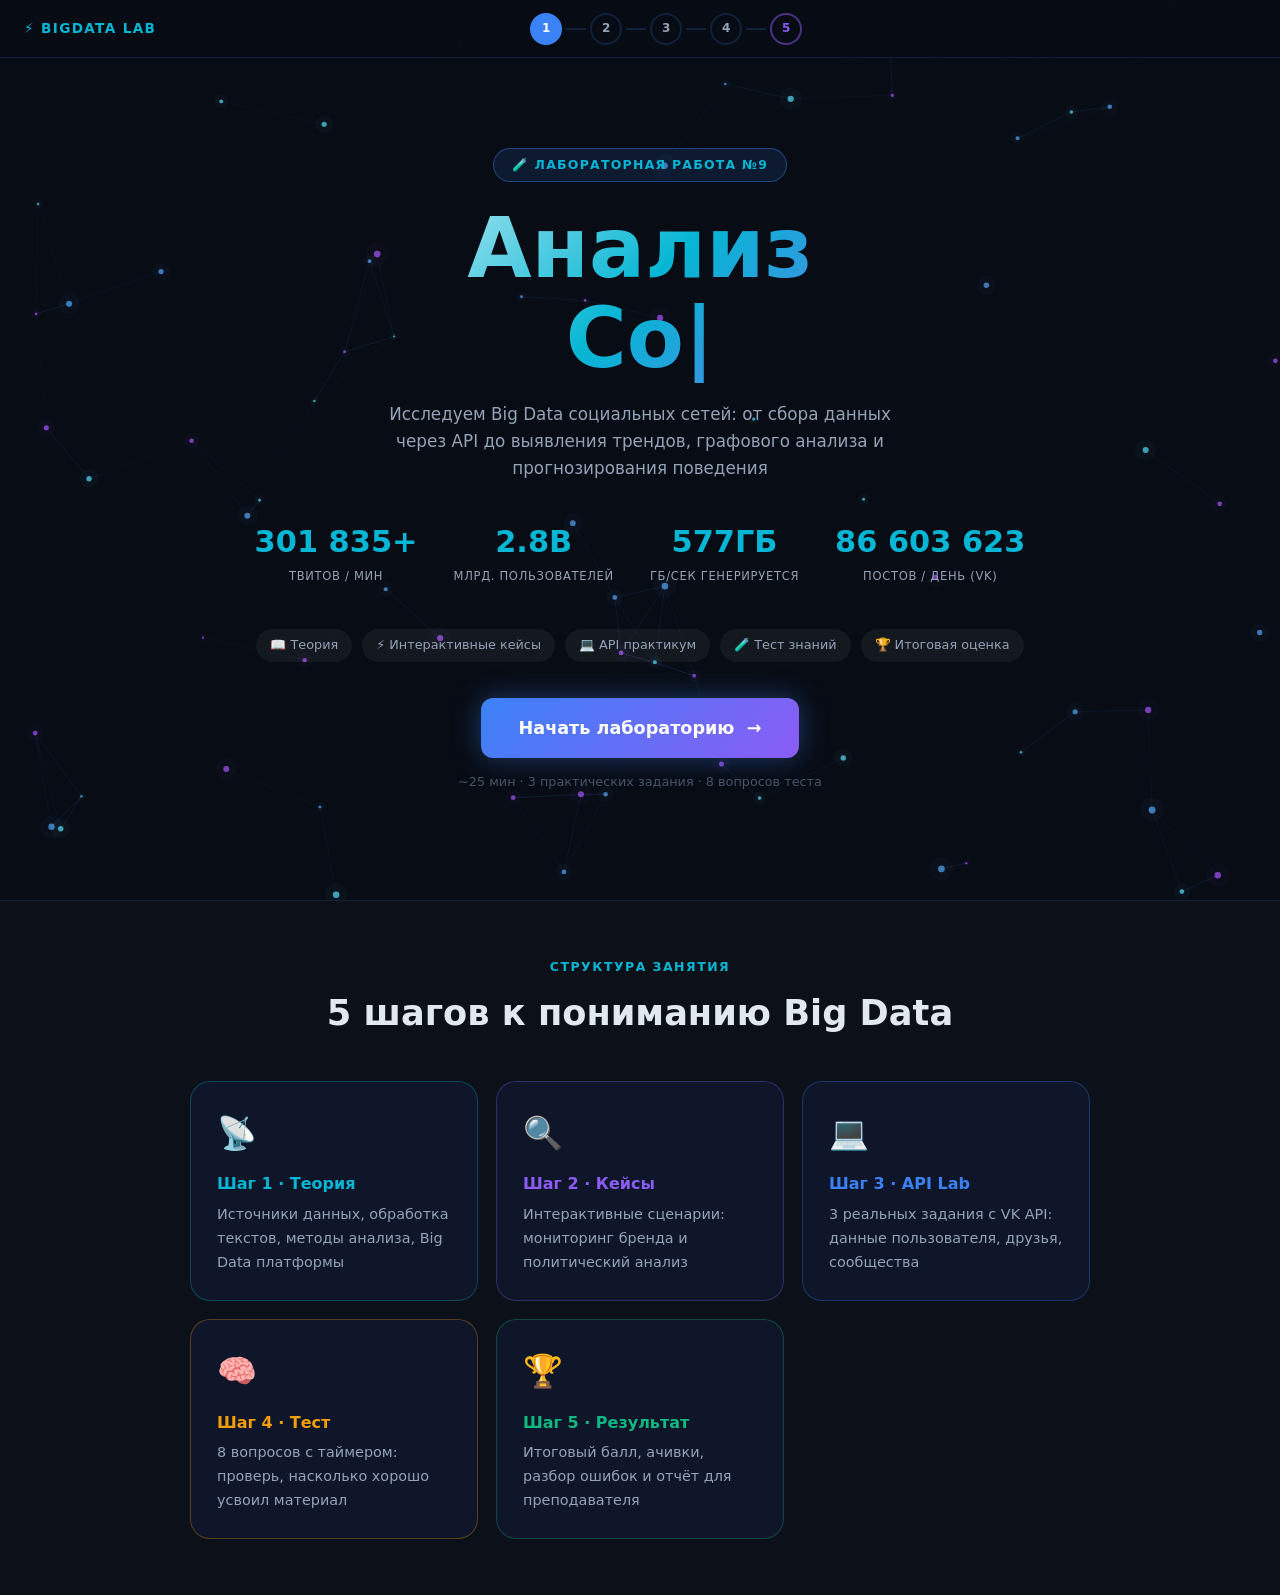
<file: index.html>
<!DOCTYPE html>
<html lang="ru">
<head>
  <meta charset="UTF-8">
  <meta name="viewport" content="width=device-width, initial-scale=1.0">
  <title>Лаб. №9 — Анализ Социальной Сети | Big Data</title>
  <link rel="stylesheet" href="style.css">
  <style>
    .pulse-ring{
      position:absolute;border-radius:50%;border:2px solid rgba(59,130,246,.25);
      animation:ring-expand 3s ease-out infinite;
    }
    @keyframes ring-expand{
      0%{transform:scale(.8);opacity:.8}
      100%{transform:scale(1.8);opacity:0}
    }
    .floating-node{
      position:absolute;border-radius:50%;animation:float-node 6s ease-in-out infinite;
    }
    @keyframes float-node{
      0%,100%{transform:translateY(0) translateX(0)}
      33%{transform:translateY(-18px) translateX(8px)}
      66%{transform:translateY(8px) translateX(-12px)}
    }
  </style>
</head>
<body>
<!-- ── TOP NAV ── -->
<nav class="top-nav">
  <div class="nav-brand">⚡ BigData Lab</div>
  <div class="nav-steps">
    <div class="nav-step active" title="Введение">1</div>
    <div class="nav-conn"></div>
    <a href="learn.html" class="nav-step" title="Теория + Практика">2</a>
    <div class="nav-conn"></div>
    <a href="quiz.html" class="nav-step" title="Тест">3</a>
    <div class="nav-conn"></div>
    <a href="results.html" class="nav-step" title="Результаты">4</a>
    <div class="nav-conn"></div>
    <a href="bonus.html" class="nav-step" title="Бонус" style="border-color:rgba(139,92,246,.5);color:var(--purple)">5</a>
  </div>
  <div class="nav-spacer"></div>
</nav>

<!-- ── HERO ── -->
<div class="hero">
  <canvas id="networkCanvas" class="hero-canvas"></canvas>

  <div class="hero-content">
    <!-- Label -->
    <div class="hero-label anim">🧪 Лабораторная работа №9</div>

    <!-- Title with typewriter -->
    <h1 class="hero-title anim d1" id="heroTitle">&nbsp;</h1>

    <!-- Subtitle -->
    <p class="hero-sub anim d2">
      Исследуем Big Data социальных сетей: от сбора данных через API
      до выявления трендов, графового анализа и прогнозирования поведения
    </p>

    <!-- Live Stats -->
    <div class="stats-row anim d3">
      <div class="stat-item">
        <div class="stat-number" id="s1">0</div>
        <div class="stat-label">твитов / мин</div>
      </div>
      <div class="stat-item">
        <div class="stat-number" id="s2">0</div>
        <div class="stat-label">млрд. пользователей</div>
      </div>
      <div class="stat-item">
        <div class="stat-number" id="s3">0</div>
        <div class="stat-label">ГБ/сек генерируется</div>
      </div>
      <div class="stat-item">
        <div class="stat-number" id="s4">0</div>
        <div class="stat-label">постов / день (VK)</div>
      </div>
    </div>

    <!-- What's inside chips -->
    <div class="chips anim d3">
      <span class="chip">📖 Теория</span>
      <span class="chip">⚡ Интерактивные кейсы</span>
      <span class="chip">💻 API практикум</span>
      <span class="chip">🧪 Тест знаний</span>
      <span class="chip">🏆 Итоговая оценка</span>
    </div>

    <!-- CTA -->
    <div class="anim d4">
      <a href="learn.html" class="btn btn-primary btn-lg" id="startBtn" onclick="initProgress()">
        Начать лабораторию &nbsp;→
      </a>
    </div>
    <p style="margin-top:14px;font-size:.8rem;color:var(--text-d)" class="anim d5">
      ~25 мин · 3 практических задания · 8 вопросов теста
    </p>
  </div>
</div>

<!-- ── PREVIEW SECTION ── -->
<div class="section" style="background:rgba(255,255,255,.015);border-top:1px solid var(--border)">
  <div class="container">
    <div style="text-align:center;margin-bottom:40px">
      <div class="section-label">Структура занятия</div>
      <h2 class="section-title">5 шагов к пониманию Big Data</h2>
    </div>
    <div class="card-grid" style="max-width:900px;margin:0 auto">
      <div class="card anim" style="border-color:rgba(6,182,212,.3)">
        <div style="font-size:2rem;margin-bottom:12px">📡</div>
        <div style="font-weight:800;margin-bottom:6px;color:var(--cyan)">Шаг 1 · Теория</div>
        <div class="card-body">Источники данных, обработка текстов, методы анализа, Big Data платформы</div>
      </div>
      <div class="card anim d1" style="border-color:rgba(139,92,246,.3)">
        <div style="font-size:2rem;margin-bottom:12px">🔍</div>
        <div style="font-weight:800;margin-bottom:6px;color:var(--purple)">Шаг 2 · Кейсы</div>
        <div class="card-body">Интерактивные сценарии: мониторинг бренда и политический анализ</div>
      </div>
      <div class="card anim d2" style="border-color:rgba(59,130,246,.3)">
        <div style="font-size:2rem;margin-bottom:12px">💻</div>
        <div style="font-weight:800;margin-bottom:6px;color:var(--primary)">Шаг 3 · API Lab</div>
        <div class="card-body">3 реальных задания с VK API: данные пользователя, друзья, сообщества</div>
      </div>
      <div class="card anim d3" style="border-color:rgba(245,158,11,.3)">
        <div style="font-size:2rem;margin-bottom:12px">🧠</div>
        <div style="font-weight:800;margin-bottom:6px;color:var(--amber)">Шаг 4 · Тест</div>
        <div class="card-body">8 вопросов с таймером: проверь, насколько хорошо усвоил материал</div>
      </div>
      <div class="card anim d4" style="border-color:rgba(16,185,129,.3)">
        <div style="font-size:2rem;margin-bottom:12px">🏆</div>
        <div style="font-weight:800;margin-bottom:6px;color:var(--green)">Шаг 5 · Результат</div>
        <div class="card-body">Итоговый балл, ачивки, разбор ошибок и отчёт для преподавателя</div>
      </div>
    </div>
  </div>
</div>

<script>
/* ── CANVAS NETWORK ANIMATION ── */
const canvas = document.getElementById('networkCanvas');
const ctx = canvas.getContext('2d');
let nodes = [];

function resize() {
  canvas.width = window.innerWidth;
  canvas.height = window.innerHeight;
}
resize();
window.addEventListener('resize', () => { resize(); initNodes(); });

function initNodes() {
  nodes = [];
  const n = Math.min(70, Math.floor(canvas.width * canvas.height / 16000));
  for (let i = 0; i < n; i++) {
    nodes.push({
      x: Math.random() * canvas.width,
      y: Math.random() * canvas.height,
      vx: (Math.random() - .5) * .45,
      vy: (Math.random() - .5) * .45,
      r: Math.random() * 2.5 + 1,
      hue: [210, 270, 190][Math.floor(Math.random() * 3)]
    });
  }
}
initNodes();

function draw() {
  ctx.clearRect(0, 0, canvas.width, canvas.height);
  for (let i = 0; i < nodes.length; i++) {
    for (let j = i + 1; j < nodes.length; j++) {
      const dx = nodes[i].x - nodes[j].x;
      const dy = nodes[i].y - nodes[j].y;
      const d = Math.sqrt(dx*dx + dy*dy);
      if (d < 155) {
        ctx.beginPath();
        ctx.moveTo(nodes[i].x, nodes[i].y);
        ctx.lineTo(nodes[j].x, nodes[j].y);
        ctx.strokeStyle = `rgba(59,130,246,${(1-d/155)*.25})`;
        ctx.lineWidth = .7;
        ctx.stroke();
      }
    }
  }
  nodes.forEach(n => {
    ctx.beginPath();
    ctx.arc(n.x, n.y, n.r, 0, Math.PI * 2);
    ctx.fillStyle = `hsla(${n.hue},78%,62%,.75)`;
    ctx.fill();
    ctx.beginPath();
    ctx.arc(n.x, n.y, n.r * 3.5, 0, Math.PI * 2);
    ctx.fillStyle = `hsla(${n.hue},78%,62%,.04)`;
    ctx.fill();
    n.x += n.vx; n.y += n.vy;
    if (n.x < 0 || n.x > canvas.width) n.vx *= -1;
    if (n.y < 0 || n.y > canvas.height) n.vy *= -1;
  });
  requestAnimationFrame(draw);
}
draw();

/* ── TYPEWRITER ── */
const phrases = ['Анализ\nСоциальной Сети', 'Big Data\n& Социальные Сети'];
const el = document.getElementById('heroTitle');
let pidx = 0, cidx = 0, deleting = false;

function type() {
  const phrase = phrases[pidx];
  if (!deleting) {
    el.innerHTML = phrase.slice(0, cidx + 1).replace('\n', '<br>') + '<span style="color:var(--cyan)">|</span>';
    if (++cidx > phrase.length) { deleting = true; setTimeout(type, 2200); return; }
  } else {
    el.innerHTML = phrase.slice(0, cidx - 1).replace('\n', '<br>') + '<span style="color:var(--cyan)">|</span>';
    if (--cidx < 0) { deleting = false; pidx = (pidx + 1) % phrases.length; cidx = 0; }
  }
  setTimeout(type, deleting ? 40 : 80);
}
setTimeout(type, 700);

/* ── COUNTERS ── */
function counter(id, target, suffix, dec) {
  const el = document.getElementById(id);
  const dur = 2200, start = Date.now();
  (function upd() {
    const t = Math.min((Date.now() - start) / dur, 1);
    const ease = 1 - Math.pow(1 - t, 3);
    el.textContent = (dec ? (target*ease).toFixed(1) : Math.floor(target*ease).toLocaleString('ru')) + suffix;
    if (t < 1) requestAnimationFrame(upd);
  })();
}
setTimeout(() => {
  counter('s1', 500000, '+');
  counter('s2', 4.8, 'B', true);
  counter('s3', 1000, 'ГБ');
  counter('s4', 150000000, '');
}, 900);

/* ── INIT PROGRESS ── */
function initProgress() {
  localStorage.setItem('labProgress', JSON.stringify({
    step: 1, labDone: false, quizDone: false, quizScore: 0, quizTotal: 8
  }));
}
</script>
</body>
</html>
</file>
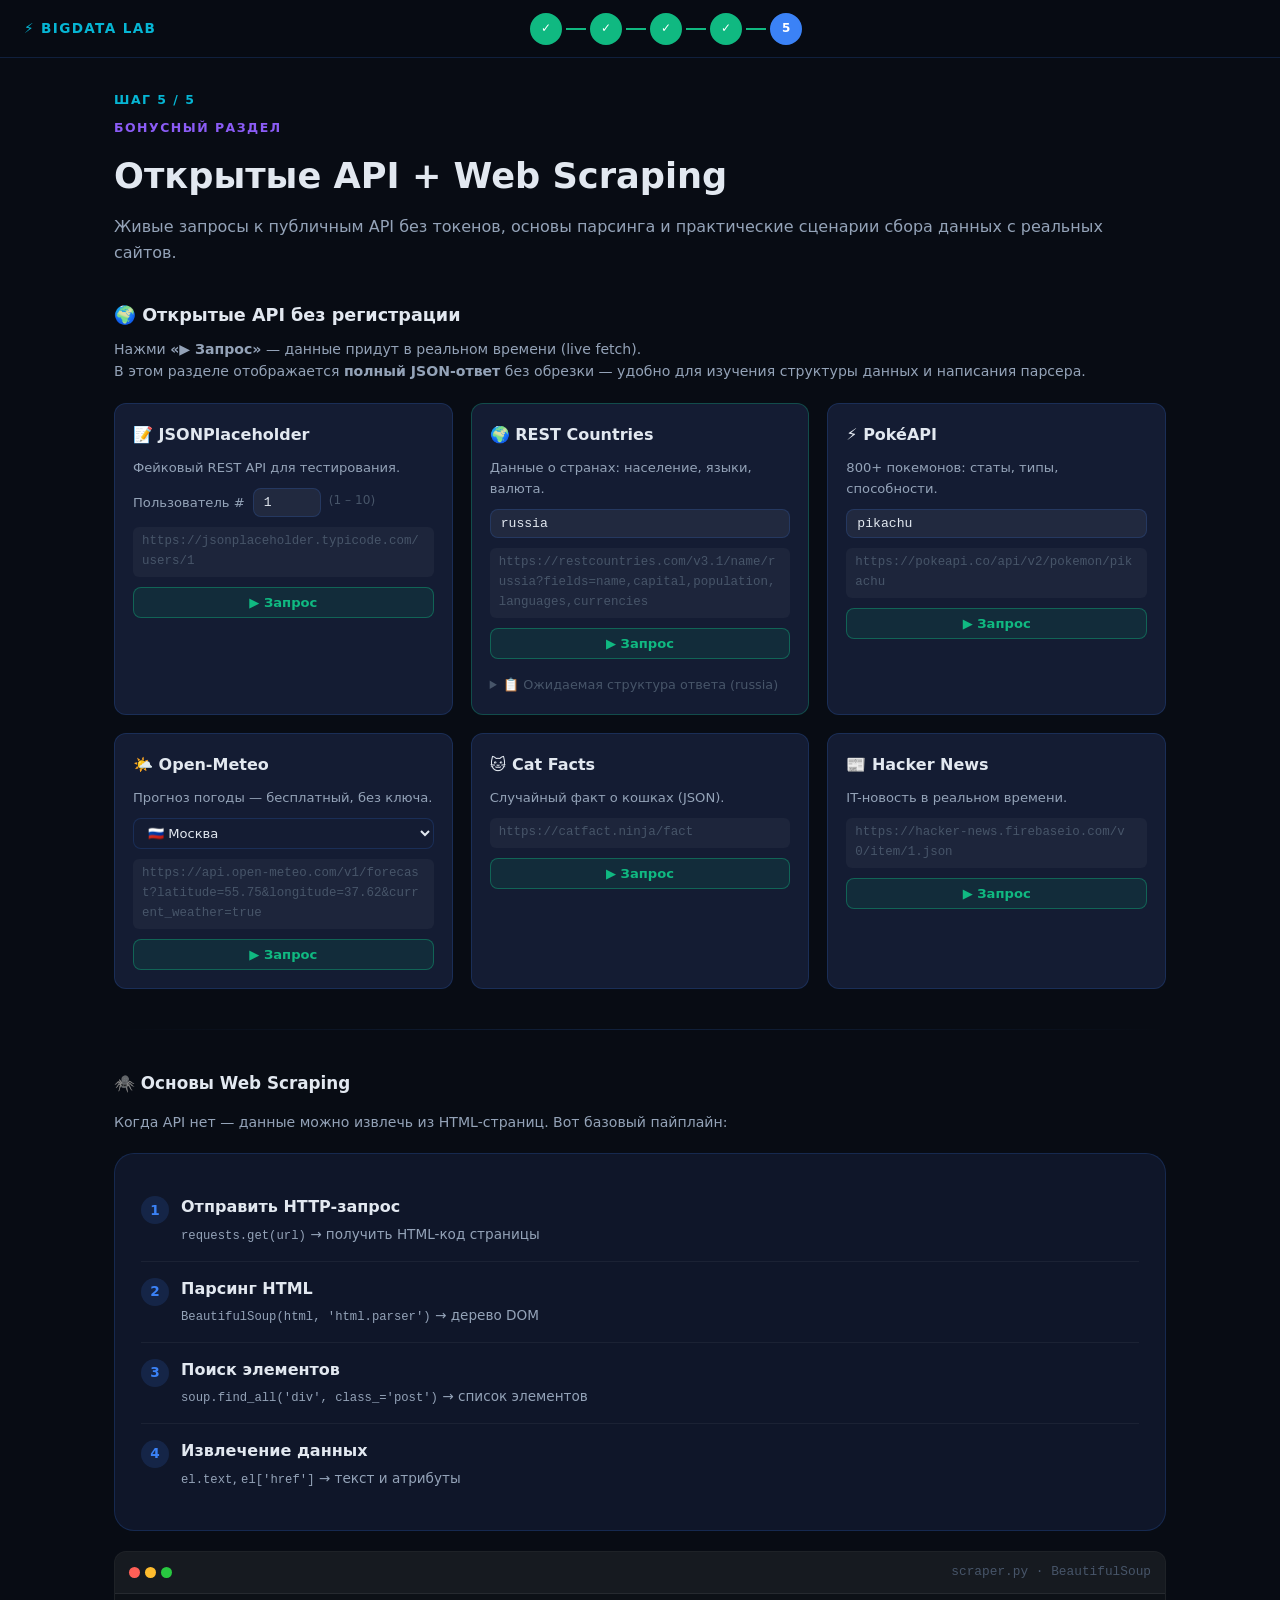
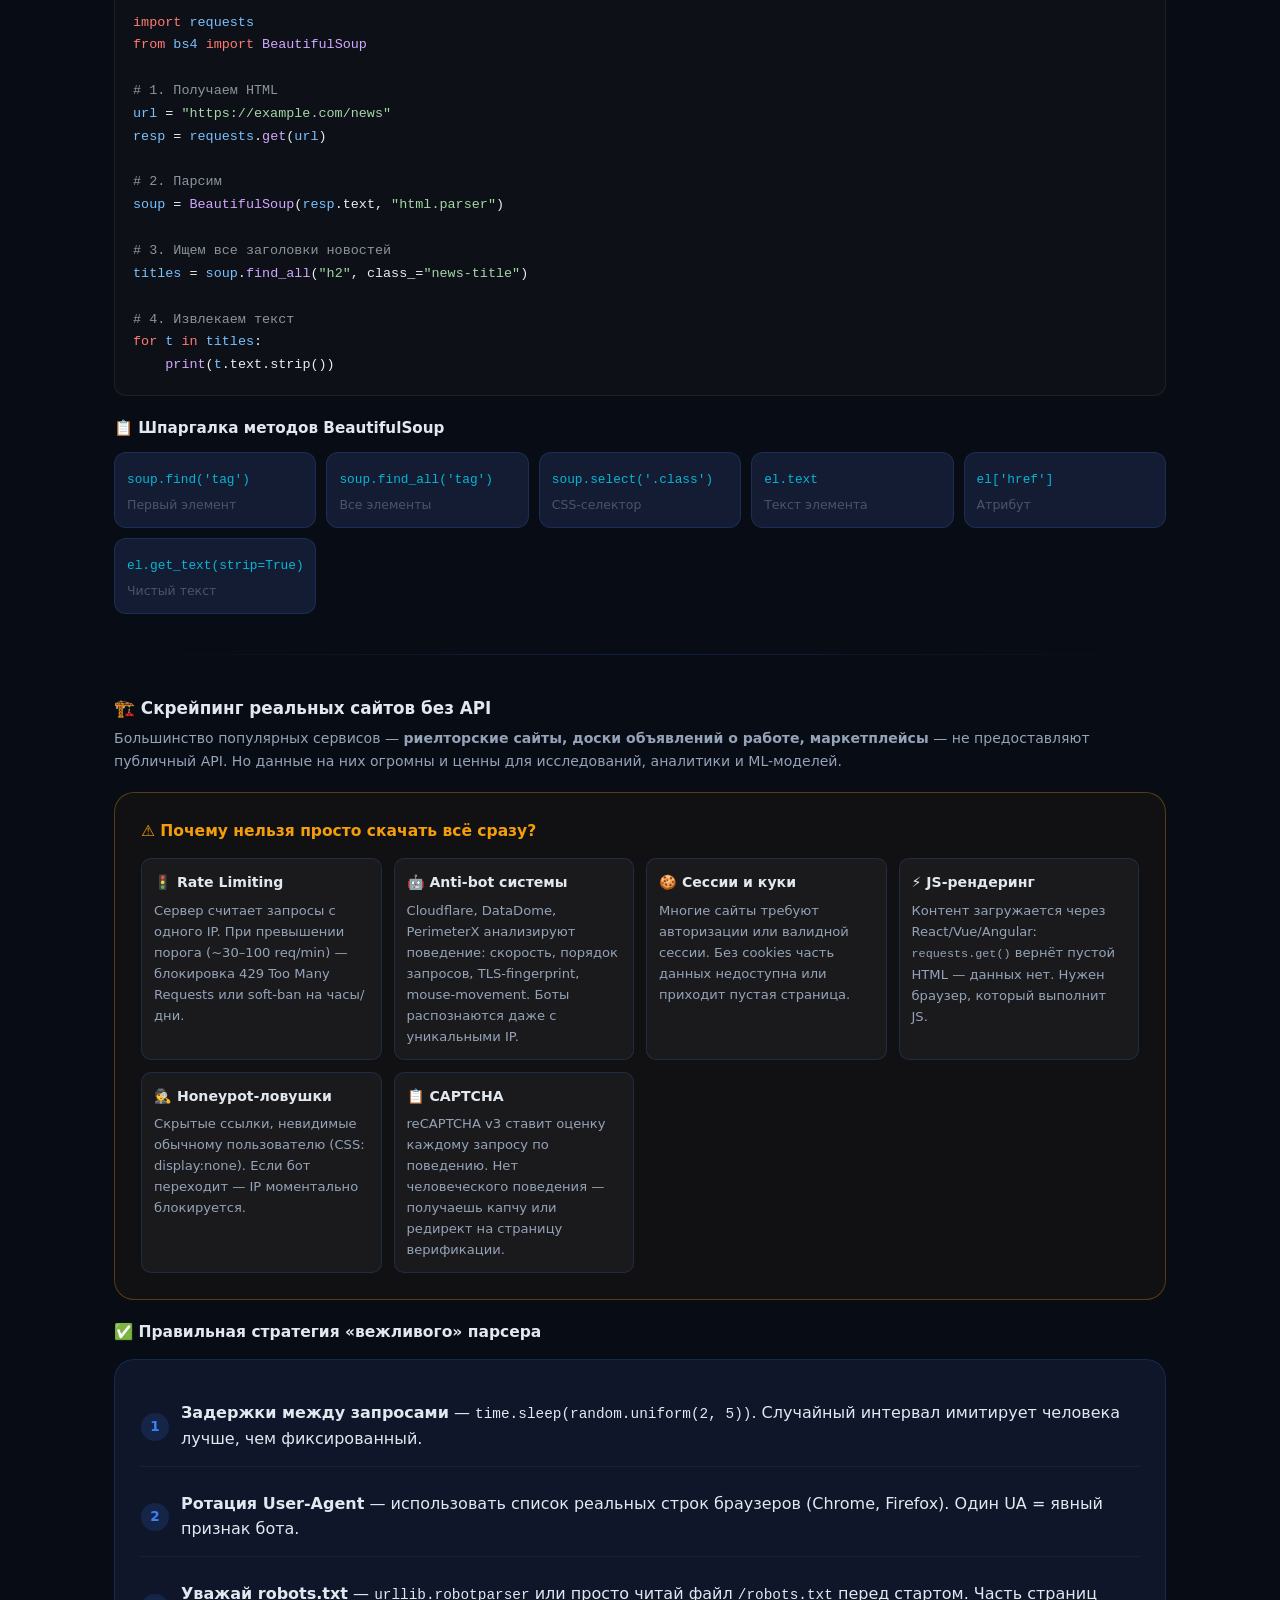
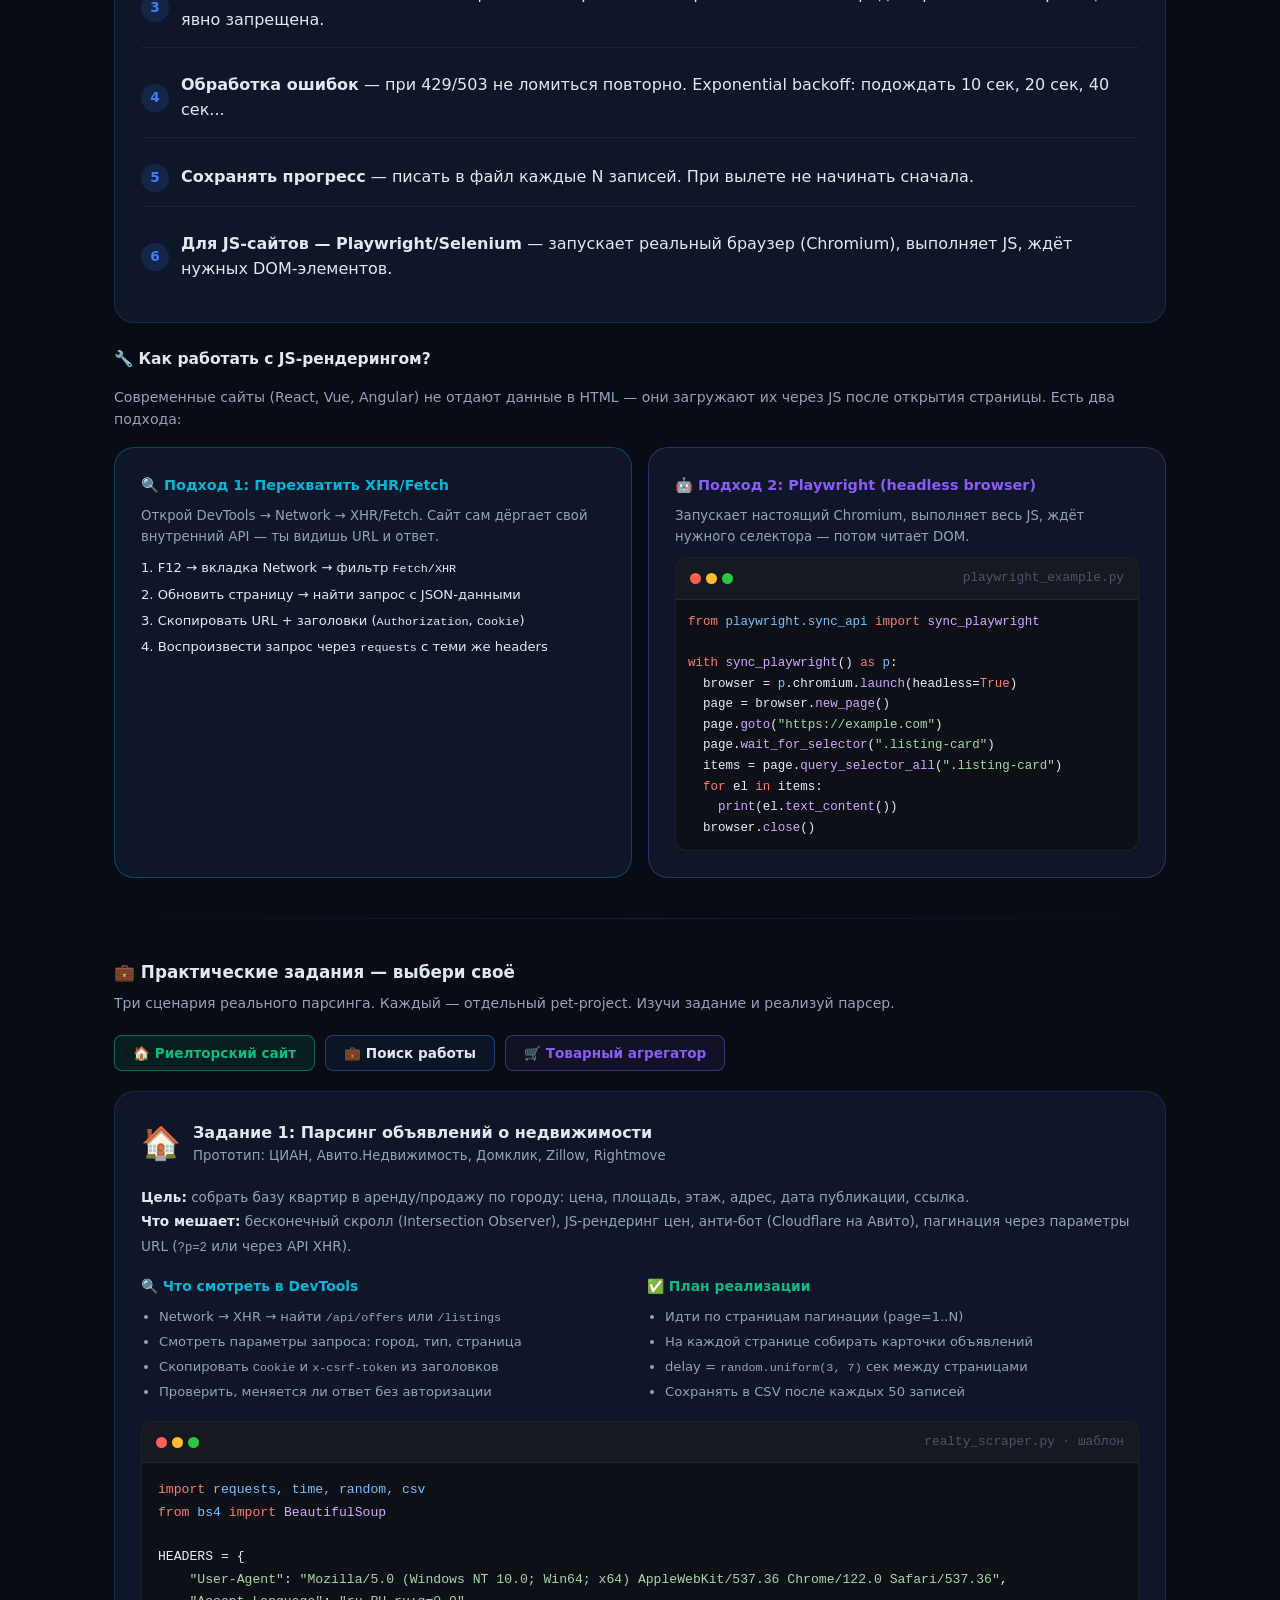
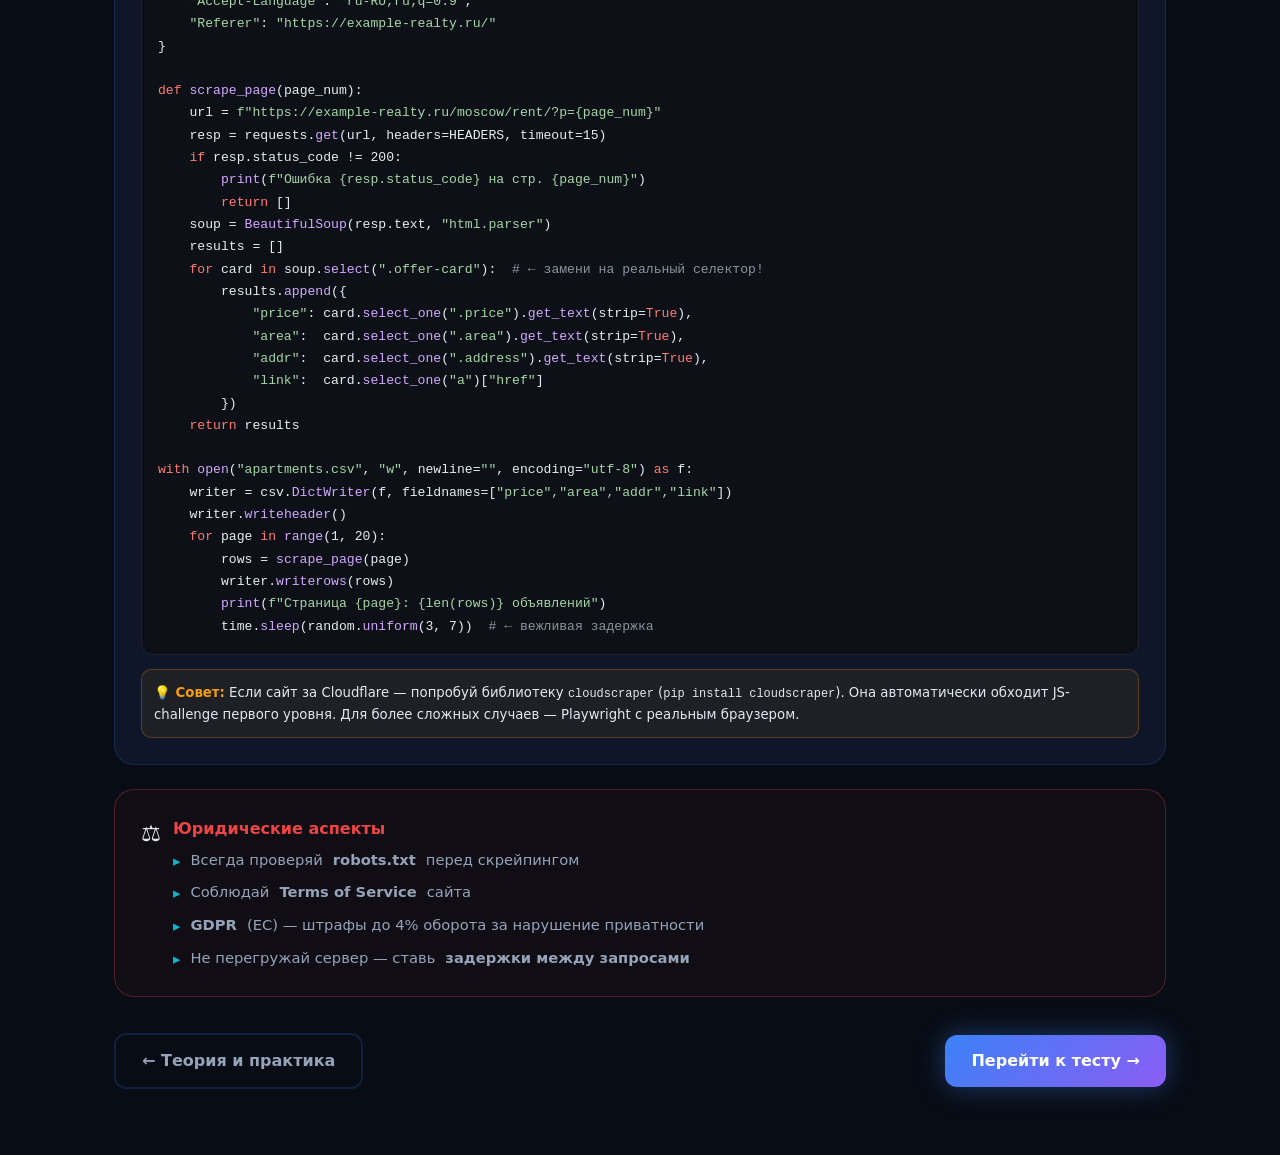
<file: bonus.html>
<!DOCTYPE html>
<html lang="ru">
<head>
  <meta charset="UTF-8">
  <meta name="viewport" content="width=device-width, initial-scale=1.0">
  <title>Бонусный раздел — Лаб. №9 Big Data</title>
  <link rel="stylesheet" href="style.css">
  <style>
    /* ── shared theory/practice styles ── */
    .pill-list{list-style:none;display:flex;flex-direction:column;gap:8px}
    .pill-list li{display:flex;gap:10px;align-items:flex-start;font-size:.92rem;color:var(--text-m)}
    .pill-list li::before{content:'▸';color:var(--cyan);flex-shrink:0;margin-top:1px}
    .tool-card{background:var(--bg-card2);border:1px solid var(--border);border-radius:var(--r);
      padding:18px;transition:all .25s}
    .tool-card:hover{border-color:rgba(59,130,246,.38);background:var(--bg-card3)}
    .parse-step{display:flex;gap:12px;padding:14px 0;border-bottom:1px solid rgba(255,255,255,.05)}
    .parse-step:last-child{border-bottom:none}
    .parse-num{width:28px;height:28px;border-radius:50%;background:rgba(59,130,246,.15);
      color:var(--primary);font-weight:800;font-size:.85rem;display:flex;
      align-items:center;justify-content:center;flex-shrink:0;margin-top:2px}
    .section-divider{height:1px;background:linear-gradient(90deg,transparent,var(--border),transparent);margin:40px 0}

    /* ── API card styles ── */
    .api-card{background:var(--bg-card2);border:1px solid var(--border);border-radius:var(--r);
      padding:18px;transition:all .25s;display:flex;flex-direction:column;gap:10px}
    .api-card:hover{border-color:rgba(59,130,246,.38)}
    .api-url{font-family:monospace;font-size:.78rem;color:var(--text-d);word-break:break-all;
      padding:5px 9px;background:rgba(255,255,255,.04);border-radius:6px}
    .api-run{padding:7px 16px;border-radius:8px;border:1px solid rgba(16,185,129,.4);
      background:rgba(16,185,129,.1);color:var(--green);cursor:pointer;font-size:.82rem;
      font-weight:600;font-family:inherit;transition:all .2s;white-space:nowrap;flex-shrink:0}
    .api-run:hover{background:rgba(16,185,129,.22);transform:translateY(-1px)}
    .api-run:disabled{opacity:.45;cursor:not-allowed;transform:none}
    .api-input{width:100%;padding:6px 10px;border-radius:8px;border:1px solid var(--border);
      background:rgba(255,255,255,.06);color:var(--text);font-family:monospace;font-size:.82rem;
      outline:none;transition:border-color .2s;box-sizing:border-box}
    .api-input:focus{border-color:rgba(59,130,246,.55);background:rgba(255,255,255,.09)}
    .api-select{width:100%;padding:6px 10px;border-radius:8px;border:1px solid var(--border);
      background:var(--bg-card2);color:var(--text);font-family:inherit;font-size:.82rem;
      outline:none;cursor:pointer;transition:border-color .2s}
    .api-select:focus{border-color:rgba(59,130,246,.55)}
    .api-helper{font-size:.76rem;color:var(--text-d);margin-top:-4px}

    /* ── Полный JSON — без ограничения по высоте ── */
    .api-result{
      background:#0d1117;border:1px solid rgba(255,255,255,.07);border-radius:8px;
      padding:12px 14px;font-family:monospace;font-size:.82rem;color:#e6edf3;
      line-height:1.65;max-height:520px;overflow-y:auto;display:none;word-break:break-all;
      white-space:pre-wrap
    }
    .api-result.show{display:block;animation:fadeIn .3s ease}

    /* ── Code editor blocks ── */
    .code-editor{background:#0d1117;border-radius:var(--r);overflow:hidden;border:1px solid rgba(255,255,255,.07)}
    .code-header{display:flex;align-items:center;gap:8px;padding:10px 14px;
      background:rgba(255,255,255,.04);border-bottom:1px solid rgba(255,255,255,.07)}
    .code-dots{display:flex;gap:5px;flex-shrink:0}
    .code-dot{width:11px;height:11px;border-radius:50%}
    .code-dot.r{background:#ff5f57}.code-dot.y{background:#febc2e}.code-dot.g{background:#28c840}
    .code-lang{font-size:.8rem;color:var(--text-d);font-family:monospace}
  </style>
</head>
<body class="page">

<!-- ── TOP NAV ── -->
<nav class="top-nav">
  <a href="index.html" class="nav-brand" style="text-decoration:none">⚡ BigData Lab</a>
  <div class="nav-steps">
    <a href="index.html"  class="nav-step done" title="Введение">✓</a>
    <div class="nav-conn"></div>
    <a href="learn.html"  class="nav-step done" title="Теория + Практика">✓</a>
    <div class="nav-conn"></div>
    <a href="quiz.html"   class="nav-step done" title="Тест">✓</a>
    <div class="nav-conn"></div>
    <a href="results.html" class="nav-step done" title="Результаты">✓</a>
    <div class="nav-conn"></div>
    <div class="nav-step active" title="Бонус">5</div>
  </div>
  <div class="nav-spacer"></div>
</nav>

<div class="container" style="padding-top:32px;padding-bottom:72px">

  <!-- Page header -->
  <div style="margin-bottom:32px" class="anim">
    <div class="section-label">Шаг 5 / 5</div>
    <div class="section-label" style="color:var(--purple);margin-top:4px">Бонусный раздел</div>
    <h1 class="section-title" style="margin-top:10px">Открытые API + Web Scraping</h1>
    <p class="section-sub">Живые запросы к публичным API без токенов, основы парсинга и практические сценарии сбора данных с реальных сайтов.</p>
  </div>

  <!-- ═══ OPEN APIs ═══ -->
  <div style="font-weight:700;margin-bottom:8px;font-size:1.1rem">🌍 Открытые API без регистрации</div>
  <p style="font-size:.88rem;color:var(--text-m);margin-bottom:20px">
    Нажми <b>«▶ Запрос»</b> — данные придут в реальном времени (live fetch).<br>
    В этом разделе отображается <b>полный JSON-ответ</b> без обрезки — удобно для изучения структуры данных и написания парсера.
  </p>

  <div class="card-grid" style="margin-bottom:32px">

    <!-- JSONPlaceholder -->
    <div class="api-card">
      <div style="font-weight:700">📝 JSONPlaceholder</div>
      <div style="font-size:.82rem;color:var(--text-m)">Фейковый REST API для тестирования.</div>
      <div style="display:flex;align-items:center;gap:8px">
        <span style="font-size:.82rem;color:var(--text-m);white-space:nowrap">Пользователь #</span>
        <input type="number" class="api-input" id="inp-jp" min="1" max="10" value="1"
          style="width:68px;flex-shrink:0"
          oninput="updateJpUrl()" onkeydown="if(event.key==='Enter')callUser()">
        <span class="api-helper">(1 – 10)</span>
      </div>
      <div class="api-url" id="url-jp">https://jsonplaceholder.typicode.com/users/1</div>
      <button class="api-run" id="btn-jp" onclick="callUser()">▶ Запрос</button>
      <pre class="api-result" id="res-jp"></pre>
    </div>

    <!-- REST Countries -->
    <div class="api-card" style="border-color:rgba(16,185,129,.3)">
      <div style="font-weight:700">🌍 REST Countries</div>
      <div style="font-size:.82rem;color:var(--text-m)">Данные о странах: население, языки, валюта.</div>
      <input class="api-input" id="inp-rc" list="countries-list"
        placeholder="Введи страну на английском (напр. germany)" value="russia"
        oninput="updateCountryUrl()" onkeydown="if(event.key==='Enter')callCountry()">
      <datalist id="countries-list">
        <option value="russia"><option value="germany"><option value="france">
        <option value="usa"><option value="china"><option value="japan">
        <option value="brazil"><option value="india"><option value="australia">
        <option value="canada"><option value="italy"><option value="spain">
        <option value="turkey"><option value="argentina"><option value="mexico">
        <option value="kazakhstan"><option value="ukraine"><option value="poland">
        <option value="netherlands"><option value="sweden"><option value="norway">
      </datalist>
      <div class="api-url" id="url-rc">https://restcountries.com/v3.1/name/russia?fields=name,capital,population,languages,currencies</div>
      <button class="api-run" id="btn-rc" onclick="callCountry()">▶ Запрос</button>
      <pre class="api-result" id="res-rc"></pre>

      <!-- Пример полного JSON-ответа для Russia -->
      <details style="margin-top:6px">
        <summary style="font-size:.8rem;color:var(--text-d);cursor:pointer;user-select:none">
          📋 Ожидаемая структура ответа (russia)
        </summary>
        <pre style="margin-top:8px;background:#0d1117;border:1px solid rgba(255,255,255,.07);border-radius:8px;
          padding:12px;font-size:.79rem;line-height:1.65;overflow-x:auto;color:#e6edf3;white-space:pre-wrap"><span style="color:#80cbc4">"name"</span>: {
  <span style="color:#80cbc4">"common"</span>: <span style="color:#a5d6a7">"Russia"</span>,
  <span style="color:#80cbc4">"official"</span>: <span style="color:#a5d6a7">"Russian Federation"</span>,
  <span style="color:#80cbc4">"nativeName"</span>: {
    <span style="color:#80cbc4">"rus"</span>: { <span style="color:#80cbc4">"official"</span>: <span style="color:#a5d6a7">"Российская Федерация"</span>, <span style="color:#80cbc4">"common"</span>: <span style="color:#a5d6a7">"Россия"</span> }
  }
},
<span style="color:#80cbc4">"capital"</span>: [ <span style="color:#a5d6a7">"Moscow"</span> ],
<span style="color:#80cbc4">"population"</span>: <span style="color:#f9a825">144104080</span>,
<span style="color:#80cbc4">"languages"</span>: { <span style="color:#80cbc4">"rus"</span>: <span style="color:#a5d6a7">"Russian"</span> },
<span style="color:#80cbc4">"currencies"</span>: {
  <span style="color:#80cbc4">"RUB"</span>: { <span style="color:#80cbc4">"name"</span>: <span style="color:#a5d6a7">"Russian ruble"</span>, <span style="color:#80cbc4">"symbol"</span>: <span style="color:#a5d6a7">"₽"</span> }
}</pre>
      </details>
    </div>

    <!-- PokéAPI -->
    <div class="api-card">
      <div style="font-weight:700">⚡ PokéAPI</div>
      <div style="font-size:.82rem;color:var(--text-m)">800+ покемонов: статы, типы, способности.</div>
      <input class="api-input" id="inp-pk" list="pokemon-list"
        placeholder="Введи имя или ID покемона" value="pikachu"
        oninput="updatePokemonUrl()" onkeydown="if(event.key==='Enter')callPokemon()">
      <datalist id="pokemon-list">
        <option value="pikachu"><option value="charizard"><option value="bulbasaur">
        <option value="squirtle"><option value="mewtwo"><option value="gengar">
        <option value="snorlax"><option value="eevee"><option value="lucario">
        <option value="garchomp"><option value="arcanine"><option value="dragonite">
      </datalist>
      <div class="api-url" id="url-pk">https://pokeapi.co/api/v2/pokemon/pikachu</div>
      <button class="api-run" id="btn-pk" onclick="callPokemon()">▶ Запрос</button>
      <pre class="api-result" id="res-pk"></pre>
    </div>

    <!-- Open-Meteo -->
    <div class="api-card">
      <div style="font-weight:700">🌤️ Open-Meteo</div>
      <div style="font-size:.82rem;color:var(--text-m)">Прогноз погоды — бесплатный, без ключа.</div>
      <select class="api-select" id="sel-wt" onchange="updateWeatherUrl()">
        <option value="55.75,37.62">🇷🇺 Москва</option>
        <option value="59.93,30.32">🇷🇺 Санкт-Петербург</option>
        <option value="55.0,73.4">🇷🇺 Омск</option>
        <option value="51.51,-0.13">🇬🇧 Лондон</option>
        <option value="48.85,2.35">🇫🇷 Париж</option>
        <option value="52.52,13.4">🇩🇪 Берлин</option>
        <option value="40.71,-74.01">🇺🇸 Нью-Йорк</option>
        <option value="34.05,-118.24">🇺🇸 Лос-Анджелес</option>
        <option value="35.68,139.69">🇯🇵 Токио</option>
        <option value="39.91,116.39">🇨🇳 Пекин</option>
        <option value="43.24,76.92">🇰🇿 Алматы</option>
        <option value="41.29,69.24">🇺🇿 Ташкент</option>
        <option value="51.18,71.45">🇰🇿 Астана</option>
        <option value="-33.87,151.21">🇦🇺 Сидней</option>
        <option value="-23.55,-46.63">🇧🇷 Сан-Паулу</option>
        <option value="28.61,77.21">🇮🇳 Нью-Дели</option>
        <option value="25.2,55.27">🇦🇪 Дубай</option>
      </select>
      <div class="api-url" id="url-wt">https://api.open-meteo.com/v1/forecast?latitude=55.75&amp;longitude=37.62&amp;current_weather=true</div>
      <button class="api-run" id="btn-wt" onclick="callWeather()">▶ Запрос</button>
      <pre class="api-result" id="res-wt"></pre>
    </div>

    <!-- Cat Facts -->
    <div class="api-card">
      <div style="font-weight:700">🐱 Cat Facts</div>
      <div style="font-size:.82rem;color:var(--text-m)">Случайный факт о кошках (JSON).</div>
      <div class="api-url">https://catfact.ninja/fact</div>
      <button class="api-run" id="btn-cf" onclick="callApi('cf','https://catfact.ninja/fact')">▶ Запрос</button>
      <pre class="api-result" id="res-cf"></pre>
    </div>

    <!-- Hacker News -->
    <div class="api-card">
      <div style="font-weight:700">📰 Hacker News</div>
      <div style="font-size:.82rem;color:var(--text-m)">IT-новость в реальном времени.</div>
      <div class="api-url">https://hacker-news.firebaseio.com/v0/item/1.json</div>
      <button class="api-run" id="btn-hn" onclick="callApi('hn','https://hacker-news.firebaseio.com/v0/item/1.json')">▶ Запрос</button>
      <pre class="api-result" id="res-hn"></pre>
    </div>

  </div><!-- /card-grid -->

  <div class="section-divider"></div>

  <!-- ═══ WEB SCRAPING BASICS ═══ -->
  <div style="font-weight:700;margin-bottom:14px;font-size:1.05rem">🕷️ Основы Web Scraping</div>
  <p style="font-size:.88rem;color:var(--text-m);margin-bottom:20px">Когда API нет — данные можно извлечь из HTML-страниц. Вот базовый пайплайн:</p>

  <div class="card" style="margin-bottom:20px">
    <div class="parse-step">
      <div class="parse-num">1</div>
      <div>
        <div style="font-weight:700;margin-bottom:4px">Отправить HTTP-запрос</div>
        <div style="font-size:.85rem;color:var(--text-m)"><code>requests.get(url)</code> → получить HTML-код страницы</div>
      </div>
    </div>
    <div class="parse-step">
      <div class="parse-num">2</div>
      <div>
        <div style="font-weight:700;margin-bottom:4px">Парсинг HTML</div>
        <div style="font-size:.85rem;color:var(--text-m)"><code>BeautifulSoup(html, 'html.parser')</code> → дерево DOM</div>
      </div>
    </div>
    <div class="parse-step">
      <div class="parse-num">3</div>
      <div>
        <div style="font-weight:700;margin-bottom:4px">Поиск элементов</div>
        <div style="font-size:.85rem;color:var(--text-m)"><code>soup.find_all('div', class_='post')</code> → список элементов</div>
      </div>
    </div>
    <div class="parse-step">
      <div class="parse-num">4</div>
      <div>
        <div style="font-weight:700;margin-bottom:4px">Извлечение данных</div>
        <div style="font-size:.85rem;color:var(--text-m)"><code>el.text</code>, <code>el['href']</code> → текст и атрибуты</div>
      </div>
    </div>
  </div>

  <div class="code-editor" style="margin-bottom:20px">
    <div class="code-header">
      <div class="code-dots"><div class="code-dot r"></div><div class="code-dot y"></div><div class="code-dot g"></div></div>
      <span class="code-lang">scraper.py · BeautifulSoup</span>
    </div>
    <pre style="padding:18px;color:#e6edf3;font-size:.84rem;line-height:1.7;overflow-x:auto"><span style="color:#ff7b72">import</span> <span style="color:#79c0ff">requests</span>
<span style="color:#ff7b72">from</span> <span style="color:#79c0ff">bs4</span> <span style="color:#ff7b72">import</span> <span style="color:#d2a8ff">BeautifulSoup</span>

<span style="color:#8b949e"># 1. Получаем HTML</span>
<span style="color:#79c0ff">url</span> = <span style="color:#a5d6a7">"https://example.com/news"</span>
<span style="color:#79c0ff">resp</span> = <span style="color:#79c0ff">requests</span>.<span style="color:#d2a8ff">get</span>(<span style="color:#79c0ff">url</span>)

<span style="color:#8b949e"># 2. Парсим</span>
<span style="color:#79c0ff">soup</span> = <span style="color:#d2a8ff">BeautifulSoup</span>(<span style="color:#79c0ff">resp</span>.text, <span style="color:#a5d6a7">"html.parser"</span>)

<span style="color:#8b949e"># 3. Ищем все заголовки новостей</span>
<span style="color:#79c0ff">titles</span> = <span style="color:#79c0ff">soup</span>.<span style="color:#d2a8ff">find_all</span>(<span style="color:#a5d6a7">"h2"</span>, class_=<span style="color:#a5d6a7">"news-title"</span>)

<span style="color:#8b949e"># 4. Извлекаем текст</span>
<span style="color:#ff7b72">for</span> <span style="color:#79c0ff">t</span> <span style="color:#ff7b72">in</span> <span style="color:#79c0ff">titles</span>:
    <span style="color:#d2a8ff">print</span>(<span style="color:#79c0ff">t</span>.text.strip())</pre>
  </div>

  <!-- Cheat sheet -->
  <div style="font-weight:700;margin-bottom:12px;font-size:.95rem">📋 Шпаргалка методов BeautifulSoup</div>
  <div style="display:grid;grid-template-columns:repeat(auto-fill,minmax(180px,1fr));gap:10px;margin-bottom:28px">
    <div class="tool-card" style="padding:12px">
      <code style="color:var(--cyan);font-size:.8rem">soup.find('tag')</code>
      <div style="font-size:.78rem;color:var(--text-d);margin-top:4px">Первый элемент</div>
    </div>
    <div class="tool-card" style="padding:12px">
      <code style="color:var(--cyan);font-size:.8rem">soup.find_all('tag')</code>
      <div style="font-size:.78rem;color:var(--text-d);margin-top:4px">Все элементы</div>
    </div>
    <div class="tool-card" style="padding:12px">
      <code style="color:var(--cyan);font-size:.8rem">soup.select('.class')</code>
      <div style="font-size:.78rem;color:var(--text-d);margin-top:4px">CSS-селектор</div>
    </div>
    <div class="tool-card" style="padding:12px">
      <code style="color:var(--cyan);font-size:.8rem">el.text</code>
      <div style="font-size:.78rem;color:var(--text-d);margin-top:4px">Текст элемента</div>
    </div>
    <div class="tool-card" style="padding:12px">
      <code style="color:var(--cyan);font-size:.8rem">el['href']</code>
      <div style="font-size:.78rem;color:var(--text-d);margin-top:4px">Атрибут</div>
    </div>
    <div class="tool-card" style="padding:12px">
      <code style="color:var(--cyan);font-size:.8rem">el.get_text(strip=True)</code>
      <div style="font-size:.78rem;color:var(--text-d);margin-top:4px">Чистый текст</div>
    </div>
  </div>

  <div class="section-divider"></div>

  <!-- ═══ REAL-WORLD SCRAPING ═══ -->
  <div style="font-weight:700;margin-bottom:6px;font-size:1.05rem">🏗️ Скрейпинг реальных сайтов без API</div>
  <p style="font-size:.88rem;color:var(--text-m);margin-bottom:20px">
    Большинство популярных сервисов — <b>риелторские сайты, доски объявлений о работе, маркетплейсы</b> —
    не предоставляют публичный API. Но данные на них огромны и ценны для исследований, аналитики и ML-моделей.
  </p>

  <!-- Why not just download everything -->
  <div class="card" style="margin-bottom:20px;border-color:rgba(245,158,11,.3);background:rgba(245,158,11,.04)">
    <div style="font-weight:700;margin-bottom:14px;font-size:.97rem;color:var(--amber)">⚠️ Почему нельзя просто скачать всё сразу?</div>
    <div style="display:grid;grid-template-columns:repeat(auto-fill,minmax(220px,1fr));gap:12px">
      <div style="padding:12px;background:rgba(255,255,255,.04);border-radius:10px;border:1px solid var(--border)">
        <div style="font-weight:700;margin-bottom:6px;font-size:.88rem">🚦 Rate Limiting</div>
        <div style="font-size:.82rem;color:var(--text-m)">Сервер считает запросы с одного IP. При превышении порога (~30–100 req/min) — блокировка 429 Too Many Requests или soft-ban на часы/дни.</div>
      </div>
      <div style="padding:12px;background:rgba(255,255,255,.04);border-radius:10px;border:1px solid var(--border)">
        <div style="font-weight:700;margin-bottom:6px;font-size:.88rem">🤖 Anti-bot системы</div>
        <div style="font-size:.82rem;color:var(--text-m)">Cloudflare, DataDome, PerimeterX анализируют поведение: скорость, порядок запросов, TLS-fingerprint, mouse-movement. Боты распознаются даже с уникальными IP.</div>
      </div>
      <div style="padding:12px;background:rgba(255,255,255,.04);border-radius:10px;border:1px solid var(--border)">
        <div style="font-weight:700;margin-bottom:6px;font-size:.88rem">🍪 Сессии и куки</div>
        <div style="font-size:.82rem;color:var(--text-m)">Многие сайты требуют авторизации или валидной сессии. Без cookies часть данных недоступна или приходит пустая страница.</div>
      </div>
      <div style="padding:12px;background:rgba(255,255,255,.04);border-radius:10px;border:1px solid var(--border)">
        <div style="font-weight:700;margin-bottom:6px;font-size:.88rem">⚡ JS-рендеринг</div>
        <div style="font-size:.82rem;color:var(--text-m)">Контент загружается через React/Vue/Angular: <code>requests.get()</code> вернёт пустой HTML — данных нет. Нужен браузер, который выполнит JS.</div>
      </div>
      <div style="padding:12px;background:rgba(255,255,255,.04);border-radius:10px;border:1px solid var(--border)">
        <div style="font-weight:700;margin-bottom:6px;font-size:.88rem">🕵️ Honeypot-ловушки</div>
        <div style="font-size:.82rem;color:var(--text-m)">Скрытые ссылки, невидимые обычному пользователю (CSS: display:none). Если бот переходит — IP моментально блокируется.</div>
      </div>
      <div style="padding:12px;background:rgba(255,255,255,.04);border-radius:10px;border:1px solid var(--border)">
        <div style="font-weight:700;margin-bottom:6px;font-size:.88rem">📋 CAPTCHA</div>
        <div style="font-size:.82rem;color:var(--text-m)">reCAPTCHA v3 ставит оценку каждому запросу по поведению. Нет человеческого поведения — получаешь капчу или редирект на страницу верификации.</div>
      </div>
    </div>
  </div>

  <!-- Правильная стратегия -->
  <div style="font-weight:700;margin-bottom:14px;font-size:.97rem">✅ Правильная стратегия «вежливого» парсера</div>
  <div class="card" style="margin-bottom:24px">
    <div style="display:grid;gap:10px">
      <div class="parse-step" style="align-items:center">
        <div class="parse-num">1</div>
        <div><b>Задержки между запросами</b> — <code>time.sleep(random.uniform(2, 5))</code>. Случайный интервал имитирует человека лучше, чем фиксированный.</div>
      </div>
      <div class="parse-step" style="align-items:center">
        <div class="parse-num">2</div>
        <div><b>Ротация User-Agent</b> — использовать список реальных строк браузеров (Chrome, Firefox). Один UA = явный признак бота.</div>
      </div>
      <div class="parse-step" style="align-items:center">
        <div class="parse-num">3</div>
        <div><b>Уважай robots.txt</b> — <code>urllib.robotparser</code> или просто читай файл <code>/robots.txt</code> перед стартом. Часть страниц явно запрещена.</div>
      </div>
      <div class="parse-step" style="align-items:center">
        <div class="parse-num">4</div>
        <div><b>Обработка ошибок</b> — при 429/503 не ломиться повторно. Exponential backoff: подождать 10 сек, 20 сек, 40 сек...</div>
      </div>
      <div class="parse-step" style="align-items:center">
        <div class="parse-num">5</div>
        <div><b>Сохранять прогресс</b> — писать в файл каждые N записей. При вылете не начинать сначала.</div>
      </div>
      <div class="parse-step" style="align-items:center">
        <div class="parse-num">6</div>
        <div><b>Для JS-сайтов — Playwright/Selenium</b> — запускает реальный браузер (Chromium), выполняет JS, ждёт нужных DOM-элементов.</div>
      </div>
    </div>
  </div>

  <!-- JS rendering block -->
  <div style="font-weight:700;margin-bottom:14px;font-size:.97rem">🔧 Как работать с JS-рендерингом?</div>
  <p style="font-size:.88rem;color:var(--text-m);margin-bottom:16px">Современные сайты (React, Vue, Angular) не отдают данные в HTML — они загружают их через JS после открытия страницы. Есть два подхода:</p>

  <div style="display:grid;grid-template-columns:1fr 1fr;gap:16px;margin-bottom:24px">
    <div class="card" style="border-color:rgba(6,182,212,.3)">
      <div style="font-weight:700;margin-bottom:8px;font-size:.9rem;color:var(--cyan)">🔍 Подход 1: Перехватить XHR/Fetch</div>
      <div style="font-size:.83rem;color:var(--text-m);margin-bottom:10px">Открой DevTools → Network → XHR/Fetch. Сайт сам дёргает свой внутренний API — ты видишь URL и ответ.</div>
      <div style="font-size:.82rem;line-height:1.7">
        <div style="margin-bottom:4px">1. F12 → вкладка Network → фильтр <code>Fetch/XHR</code></div>
        <div style="margin-bottom:4px">2. Обновить страницу → найти запрос с JSON-данными</div>
        <div style="margin-bottom:4px">3. Скопировать URL + заголовки (<code>Authorization</code>, <code>Cookie</code>)</div>
        <div>4. Воспроизвести запрос через <code>requests</code> с теми же headers</div>
      </div>
    </div>
    <div class="card" style="border-color:rgba(139,92,246,.3)">
      <div style="font-weight:700;margin-bottom:8px;font-size:.9rem;color:var(--purple)">🤖 Подход 2: Playwright (headless browser)</div>
      <div style="font-size:.83rem;color:var(--text-m);margin-bottom:10px">Запускает настоящий Chromium, выполняет весь JS, ждёт нужного селектора — потом читает DOM.</div>
      <div class="code-editor" style="margin:0">
        <div class="code-header"><div class="code-dots"><div class="code-dot r"></div><div class="code-dot y"></div><div class="code-dot g"></div></div><span class="code-lang">playwright_example.py</span></div>
        <pre style="padding:12px;color:#e6edf3;font-size:.78rem;line-height:1.65;overflow-x:auto"><span style="color:#ff7b72">from</span> <span style="color:#79c0ff">playwright.sync_api</span> <span style="color:#ff7b72">import</span> <span style="color:#d2a8ff">sync_playwright</span>

<span style="color:#ff7b72">with</span> <span style="color:#d2a8ff">sync_playwright</span>() <span style="color:#ff7b72">as</span> <span style="color:#79c0ff">p</span>:
  browser = <span style="color:#79c0ff">p</span>.chromium.<span style="color:#d2a8ff">launch</span>(headless=<span style="color:#ff7b72">True</span>)
  page = browser.<span style="color:#d2a8ff">new_page</span>()
  page.<span style="color:#d2a8ff">goto</span>(<span style="color:#a5d6a7">"https://example.com"</span>)
  page.<span style="color:#d2a8ff">wait_for_selector</span>(<span style="color:#a5d6a7">".listing-card"</span>)
  items = page.<span style="color:#d2a8ff">query_selector_all</span>(<span style="color:#a5d6a7">".listing-card"</span>)
  <span style="color:#ff7b72">for</span> el <span style="color:#ff7b72">in</span> items:
    <span style="color:#d2a8ff">print</span>(el.<span style="color:#d2a8ff">text_content</span>())
  browser.<span style="color:#d2a8ff">close</span>()</pre>
      </div>
    </div>
  </div>

  <!-- Практические задания -->
  <div class="section-divider"></div>
  <div style="font-weight:700;margin-bottom:6px;font-size:1.05rem">💼 Практические задания — выбери своё</div>
  <p style="font-size:.88rem;color:var(--text-m);margin-bottom:20px">Три сценария реального парсинга. Каждый — отдельный pet-project. Изучи задание и реализуй парсер.</p>

  <div style="display:flex;gap:10px;flex-wrap:wrap;margin-bottom:20px">
    <button id="ptab0" class="api-run" style="padding:9px 18px;font-size:.85rem;border-color:rgba(16,185,129,.5)"
      onclick="switchPTask(0)">🏠 Риелторский сайт</button>
    <button id="ptab1" class="api-run" style="padding:9px 18px;font-size:.85rem;border-color:rgba(59,130,246,.4);color:var(--blue);background:rgba(59,130,246,.08)"
      onclick="switchPTask(1)">💼 Поиск работы</button>
    <button id="ptab2" class="api-run" style="padding:9px 18px;font-size:.85rem;border-color:rgba(139,92,246,.4);color:var(--purple);background:rgba(139,92,246,.08)"
      onclick="switchPTask(2)">🛒 Товарный агрегатор</button>
  </div>

  <!-- Task 0: Real estate -->
  <div id="ptask0" class="card" style="margin-bottom:24px">
    <div style="display:flex;align-items:center;gap:12px;margin-bottom:16px">
      <div style="font-size:2rem">🏠</div>
      <div>
        <div style="font-weight:800;font-size:1rem">Задание 1: Парсинг объявлений о недвижимости</div>
        <div style="font-size:.83rem;color:var(--text-m)">Прототип: ЦИАН, Авито.Недвижимость, Домклик, Zillow, Rightmove</div>
      </div>
    </div>
    <div style="font-size:.85rem;margin-bottom:16px;line-height:1.8;color:var(--text-m)">
      <b style="color:var(--text)">Цель:</b> собрать базу квартир в аренду/продажу по городу: цена, площадь, этаж, адрес, дата публикации, ссылка.<br>
      <b style="color:var(--text)">Что мешает:</b> бесконечный скролл (Intersection Observer), JS-рендеринг цен, анти-бот (Cloudflare на Авито),
      пагинация через параметры URL (<code>?p=2</code> или через API XHR).
    </div>
    <div style="display:grid;grid-template-columns:1fr 1fr;gap:14px;margin-bottom:16px">
      <div>
        <div style="font-weight:700;font-size:.87rem;margin-bottom:8px;color:var(--cyan)">🔍 Что смотреть в DevTools</div>
        <ul style="font-size:.82rem;color:var(--text-m);line-height:1.9;padding-left:18px;margin:0">
          <li>Network → XHR → найти <code>/api/offers</code> или <code>/listings</code></li>
          <li>Смотреть параметры запроса: город, тип, страница</li>
          <li>Скопировать <code>Cookie</code> и <code>x-csrf-token</code> из заголовков</li>
          <li>Проверить, меняется ли ответ без авторизации</li>
        </ul>
      </div>
      <div>
        <div style="font-weight:700;font-size:.87rem;margin-bottom:8px;color:var(--green)">✅ План реализации</div>
        <ul style="font-size:.82rem;color:var(--text-m);line-height:1.9;padding-left:18px;margin:0">
          <li>Идти по страницам пагинации (page=1..N)</li>
          <li>На каждой странице собирать карточки объявлений</li>
          <li>delay = <code>random.uniform(3, 7)</code> сек между страницами</li>
          <li>Сохранять в CSV после каждых 50 записей</li>
        </ul>
      </div>
    </div>
    <div class="code-editor">
      <div class="code-header"><div class="code-dots"><div class="code-dot r"></div><div class="code-dot y"></div><div class="code-dot g"></div></div><span class="code-lang">realty_scraper.py · шаблон</span></div>
      <pre style="padding:16px;color:#e6edf3;font-size:.82rem;line-height:1.7;overflow-x:auto"><span style="color:#ff7b72">import</span> <span style="color:#79c0ff">requests, time, random, csv</span>
<span style="color:#ff7b72">from</span> <span style="color:#79c0ff">bs4</span> <span style="color:#ff7b72">import</span> <span style="color:#d2a8ff">BeautifulSoup</span>

HEADERS = {
    <span style="color:#a5d6a7">"User-Agent"</span>: <span style="color:#a5d6a7">"Mozilla/5.0 (Windows NT 10.0; Win64; x64) AppleWebKit/537.36 Chrome/122.0 Safari/537.36"</span>,
    <span style="color:#a5d6a7">"Accept-Language"</span>: <span style="color:#a5d6a7">"ru-RU,ru;q=0.9"</span>,
    <span style="color:#a5d6a7">"Referer"</span>: <span style="color:#a5d6a7">"https://example-realty.ru/"</span>
}

<span style="color:#ff7b72">def</span> <span style="color:#d2a8ff">scrape_page</span>(page_num):
    url = <span style="color:#a5d6a7">f"https://example-realty.ru/moscow/rent/?p={page_num}"</span>
    resp = requests.<span style="color:#d2a8ff">get</span>(url, headers=HEADERS, timeout=15)
    <span style="color:#ff7b72">if</span> resp.status_code != 200:
        <span style="color:#d2a8ff">print</span>(<span style="color:#a5d6a7">f"Ошибка {resp.status_code} на стр. {page_num}"</span>)
        <span style="color:#ff7b72">return</span> []
    soup = <span style="color:#d2a8ff">BeautifulSoup</span>(resp.text, <span style="color:#a5d6a7">"html.parser"</span>)
    results = []
    <span style="color:#ff7b72">for</span> card <span style="color:#ff7b72">in</span> soup.<span style="color:#d2a8ff">select</span>(<span style="color:#a5d6a7">".offer-card"</span>):  <span style="color:#8b949e"># ← замени на реальный селектор!</span>
        results.<span style="color:#d2a8ff">append</span>({
            <span style="color:#a5d6a7">"price"</span>: card.<span style="color:#d2a8ff">select_one</span>(<span style="color:#a5d6a7">".price"</span>).<span style="color:#d2a8ff">get_text</span>(strip=<span style="color:#ff7b72">True</span>),
            <span style="color:#a5d6a7">"area"</span>:  card.<span style="color:#d2a8ff">select_one</span>(<span style="color:#a5d6a7">".area"</span>).<span style="color:#d2a8ff">get_text</span>(strip=<span style="color:#ff7b72">True</span>),
            <span style="color:#a5d6a7">"addr"</span>:  card.<span style="color:#d2a8ff">select_one</span>(<span style="color:#a5d6a7">".address"</span>).<span style="color:#d2a8ff">get_text</span>(strip=<span style="color:#ff7b72">True</span>),
            <span style="color:#a5d6a7">"link"</span>:  card.<span style="color:#d2a8ff">select_one</span>(<span style="color:#a5d6a7">"a"</span>)[<span style="color:#a5d6a7">"href"</span>]
        })
    <span style="color:#ff7b72">return</span> results

<span style="color:#ff7b72">with</span> <span style="color:#d2a8ff">open</span>(<span style="color:#a5d6a7">"apartments.csv"</span>, <span style="color:#a5d6a7">"w"</span>, newline=<span style="color:#a5d6a7">""</span>, encoding=<span style="color:#a5d6a7">"utf-8"</span>) <span style="color:#ff7b72">as</span> f:
    writer = csv.<span style="color:#d2a8ff">DictWriter</span>(f, fieldnames=[<span style="color:#a5d6a7">"price","area","addr","link"</span>])
    writer.<span style="color:#d2a8ff">writeheader</span>()
    <span style="color:#ff7b72">for</span> page <span style="color:#ff7b72">in</span> <span style="color:#d2a8ff">range</span>(1, 20):
        rows = <span style="color:#d2a8ff">scrape_page</span>(page)
        writer.<span style="color:#d2a8ff">writerows</span>(rows)
        <span style="color:#d2a8ff">print</span>(<span style="color:#a5d6a7">f"Страница {page}: {len(rows)} объявлений"</span>)
        time.<span style="color:#d2a8ff">sleep</span>(random.<span style="color:#d2a8ff">uniform</span>(3, 7))  <span style="color:#8b949e"># ← вежливая задержка</span></pre>
    </div>
    <div style="margin-top:14px;padding:12px;background:rgba(245,158,11,.07);border-radius:10px;border:1px solid rgba(245,158,11,.25);font-size:.83rem">
      <b style="color:var(--amber)">💡 Совет:</b> Если сайт за Cloudflare — попробуй библиотеку <code>cloudscraper</code>
      (<code>pip install cloudscraper</code>). Она автоматически обходит JS-challenge первого уровня.
      Для более сложных случаев — Playwright с реальным браузером.
    </div>
  </div>

  <!-- Task 1: Job search -->
  <div id="ptask1" class="card" style="display:none;margin-bottom:24px">
    <div style="display:flex;align-items:center;gap:12px;margin-bottom:16px">
      <div style="font-size:2rem">💼</div>
      <div>
        <div style="font-weight:800;font-size:1rem">Задание 2: Парсинг вакансий с сайтов поиска работы</div>
        <div style="font-size:.83rem;color:var(--text-m)">Прототип: hh.ru (есть API!), SuperJob, Труд.com, Indeed, LinkedIn Jobs</div>
      </div>
    </div>
    <div style="font-size:.85rem;margin-bottom:16px;line-height:1.8;color:var(--text-m)">
      <b style="color:var(--text)">Цель:</b> собрать базу вакансий Python-разработчика: название, компания, зарплата, город, навыки, ссылка.<br>
      <b style="color:var(--text)">Что мешает:</b> авторизация (SuperJob), AJAX-пагинация, динамические классы (меняются при деплое),
      у hh.ru <b>есть открытый API</b> — лучше использовать его вместо парсинга.
    </div>
    <div style="display:grid;grid-template-columns:1fr 1fr;gap:14px;margin-bottom:16px">
      <div>
        <div style="font-weight:700;font-size:.87rem;margin-bottom:8px;color:var(--cyan)">🔍 Что смотреть в DevTools</div>
        <ul style="font-size:.82rem;color:var(--text-m);line-height:1.9;padding-left:18px;margin:0">
          <li>Network → поиск запросов к <code>/search/vacancy</code></li>
          <li>Параметры: <code>text=python&amp;area=1&amp;page=0</code></li>
          <li>Нет XHR JSON? Значит SSR — парсим HTML</li>
          <li>Проверить <code>data-*</code> атрибуты — часто там весь JSON объекта</li>
        </ul>
      </div>
      <div>
        <div style="font-weight:700;font-size:.87rem;margin-bottom:8px;color:var(--green)">✅ Трюк: JSON внутри HTML</div>
        <ul style="font-size:.82rem;color:var(--text-m);line-height:1.9;padding-left:18px;margin:0">
          <li>Ищи тег <code>&lt;script type="application/ld+json"&gt;</code></li>
          <li>Или <code>&lt;script id="__NEXT_DATA__"&gt;</code> — Next.js прячет там весь стейт</li>
          <li>Это JSON — просто <code>json.loads()</code>, никакого BeautifulSoup</li>
          <li>Самый надёжный способ для SSR-сайтов</li>
        </ul>
      </div>
    </div>
    <div class="code-editor">
      <div class="code-header"><div class="code-dots"><div class="code-dot r"></div><div class="code-dot y"></div><div class="code-dot g"></div></div><span class="code-lang">jobs_scraper.py · Next.js __NEXT_DATA__ трюк</span></div>
      <pre style="padding:16px;color:#e6edf3;font-size:.82rem;line-height:1.7;overflow-x:auto"><span style="color:#ff7b72">import</span> <span style="color:#79c0ff">requests, json, time, random</span>
<span style="color:#ff7b72">from</span> <span style="color:#79c0ff">bs4</span> <span style="color:#ff7b72">import</span> <span style="color:#d2a8ff">BeautifulSoup</span>

HEADERS = {<span style="color:#a5d6a7">"User-Agent"</span>: <span style="color:#a5d6a7">"Mozilla/5.0 (X11; Linux x86_64) Chrome/122.0 Safari/537.36"</span>}

<span style="color:#ff7b72">def</span> <span style="color:#d2a8ff">get_next_data</span>(url):
    <span style="color:#a5d6a7">"""Извлекаем JSON из __NEXT_DATA__ — работает на Next.js сайтах"""</span>
    resp = requests.<span style="color:#d2a8ff">get</span>(url, headers=HEADERS, timeout=15)
    soup = <span style="color:#d2a8ff">BeautifulSoup</span>(resp.text, <span style="color:#a5d6a7">"html.parser"</span>)
    tag  = soup.<span style="color:#d2a8ff">find</span>(<span style="color:#a5d6a7">"script"</span>, id=<span style="color:#a5d6a7">"__NEXT_DATA__"</span>)
    <span style="color:#ff7b72">if not</span> tag:
        <span style="color:#ff7b72">return None</span>
    <span style="color:#ff7b72">return</span> json.<span style="color:#d2a8ff">loads</span>(tag.string)

<span style="color:#ff7b72">def</span> <span style="color:#d2a8ff">get_ld_json</span>(url):
    <span style="color:#a5d6a7">"""Достаём структурированные данные Schema.org из ld+json"""</span>
    resp = requests.<span style="color:#d2a8ff">get</span>(url, headers=HEADERS, timeout=15)
    soup = <span style="color:#d2a8ff">BeautifulSoup</span>(resp.text, <span style="color:#a5d6a7">"html.parser"</span>)
    tag  = soup.<span style="color:#d2a8ff">find</span>(<span style="color:#a5d6a7">"script"</span>, type=<span style="color:#a5d6a7">"application/ld+json"</span>)
    <span style="color:#ff7b72">if not</span> tag:
        <span style="color:#ff7b72">return None</span>
    <span style="color:#ff7b72">return</span> json.<span style="color:#d2a8ff">loads</span>(tag.string)

all_jobs = []
<span style="color:#ff7b72">for</span> page <span style="color:#ff7b72">in</span> <span style="color:#d2a8ff">range</span>(0, 10):
    url = <span style="color:#a5d6a7">f"https://example-jobs.ru/search?q=python&amp;page={page}"</span>
    data = <span style="color:#d2a8ff">get_next_data</span>(url)
    <span style="color:#ff7b72">if</span> data:
        vacancies = data.<span style="color:#d2a8ff">get</span>(<span style="color:#a5d6a7">"props"</span>, {}).<span style="color:#d2a8ff">get</span>(<span style="color:#a5d6a7">"pageProps"</span>, {}).<span style="color:#d2a8ff">get</span>(<span style="color:#a5d6a7">"vacancies"</span>, [])
        all_jobs.<span style="color:#d2a8ff">extend</span>(vacancies)
        <span style="color:#d2a8ff">print</span>(<span style="color:#a5d6a7">f"Страница {page}: {len(vacancies)} вакансий"</span>)
    time.<span style="color:#d2a8ff">sleep</span>(random.<span style="color:#d2a8ff">uniform</span>(2, 5))</pre>
    </div>
    <div style="margin-top:14px;padding:12px;background:rgba(16,185,129,.06);border-radius:10px;border:1px solid rgba(16,185,129,.25);font-size:.83rem">
      <b style="color:var(--green)">💡 Совет:</b> hh.ru имеет официальный <a href="https://dev.hh.ru" target="_blank" style="color:var(--cyan)">dev.hh.ru API</a>
      — 200 запросов в минуту бесплатно. Всегда предпочитай официальное API парсингу, если оно есть.
    </div>
  </div>

  <!-- Task 2: Price aggregator -->
  <div id="ptask2" class="card" style="display:none;margin-bottom:24px">
    <div style="display:flex;align-items:center;gap:12px;margin-bottom:16px">
      <div style="font-size:2rem">🛒</div>
      <div>
        <div style="font-weight:800;font-size:1rem">Задание 3: Мониторинг цен товарного агрегатора</div>
        <div style="font-size:.83rem;color:var(--text-m)">Прототип: DNS, Яндекс.Маркет, Wildberries, OZON, Amazon, eBay</div>
      </div>
    </div>
    <div style="font-size:.85rem;margin-bottom:16px;line-height:1.8;color:var(--text-m)">
      <b style="color:var(--text)">Цель:</b> выбрать категорию (ноутбуки, видеокарты, смартфоны) и собирать цены раз в день, строить график динамики.<br>
      <b style="color:var(--text)">Что мешает:</b> JavaScript-цены (React), Bot-score (Wildberries), сплит-тесты (разные цены для разных пользователей),
      геолокация (цены различаются по регионам).
    </div>
    <div style="display:grid;grid-template-columns:1fr 1fr;gap:14px;margin-bottom:16px">
      <div>
        <div style="font-weight:700;font-size:.87rem;margin-bottom:8px;color:var(--cyan)">🔍 Wildberries: скрытый API</div>
        <ul style="font-size:.82rem;color:var(--text-m);line-height:1.9;padding-left:18px;margin:0">
          <li>WB использует внутренний JSON API — нет защиты</li>
          <li>Каталог: <code>catalog.wb.ru/catalog/{cat}/v1/filters</code></li>
          <li>Товары: <code>catalog.wb.ru/catalog/{cat}/catalog?...</code></li>
          <li>Ответ — чистый JSON с ценами, рейтингами, фото</li>
        </ul>
      </div>
      <div>
        <div style="font-weight:700;font-size:.87rem;margin-bottom:8px;color:var(--purple)">🤖 Playwright для React-цен</div>
        <ul style="font-size:.82rem;color:var(--text-m);line-height:1.9;padding-left:18px;margin:0">
          <li>Запустить headless Chromium</li>
          <li>Ждать <code>wait_for_selector('.price-block')</code></li>
          <li>Перехватывать network-ответы через <code>page.on('response', ...)</code></li>
          <li>Сохранять скриншот как доказательство ценника</li>
        </ul>
      </div>
    </div>
    <div class="code-editor">
      <div class="code-header"><div class="code-dots"><div class="code-dot r"></div><div class="code-dot y"></div><div class="code-dot g"></div></div><span class="code-lang">price_monitor.py · Playwright + перехват сетевых запросов</span></div>
      <pre style="padding:16px;color:#e6edf3;font-size:.82rem;line-height:1.7;overflow-x:auto"><span style="color:#ff7b72">import</span> <span style="color:#79c0ff">json, csv, time</span>
<span style="color:#ff7b72">from</span> <span style="color:#79c0ff">datetime</span> <span style="color:#ff7b72">import</span> <span style="color:#d2a8ff">datetime</span>
<span style="color:#ff7b72">from</span> <span style="color:#79c0ff">playwright.sync_api</span> <span style="color:#ff7b72">import</span> <span style="color:#d2a8ff">sync_playwright</span>

prices_log = []

<span style="color:#ff7b72">def</span> <span style="color:#d2a8ff">intercept_response</span>(response):
    <span style="color:#a5d6a7">"""Перехватываем JSON-ответы API магазина"""</span>
    <span style="color:#ff7b72">if</span> <span style="color:#a5d6a7">"api/catalog"</span> <span style="color:#ff7b72">in</span> response.url <span style="color:#ff7b72">and</span> response.status == 200:
        <span style="color:#ff7b72">try</span>:
            data = response.<span style="color:#d2a8ff">json</span>()
            <span style="color:#ff7b72">for</span> item <span style="color:#ff7b72">in</span> data.<span style="color:#d2a8ff">get</span>(<span style="color:#a5d6a7">"items"</span>, []):
                prices_log.<span style="color:#d2a8ff">append</span>({
                    <span style="color:#a5d6a7">"date"</span>:  <span style="color:#d2a8ff">datetime</span>.<span style="color:#d2a8ff">now</span>().<span style="color:#d2a8ff">strftime</span>(<span style="color:#a5d6a7">"%Y-%m-%d"</span>),
                    <span style="color:#a5d6a7">"name"</span>:  item.<span style="color:#d2a8ff">get</span>(<span style="color:#a5d6a7">"name"</span>),
                    <span style="color:#a5d6a7">"price"</span>: item.<span style="color:#d2a8ff">get</span>(<span style="color:#a5d6a7">"salePriceU"</span>, 0) // 100
                })
        <span style="color:#ff7b72">except</span>: <span style="color:#ff7b72">pass</span>

<span style="color:#ff7b72">with</span> <span style="color:#d2a8ff">sync_playwright</span>() <span style="color:#ff7b72">as</span> p:
    browser = p.chromium.<span style="color:#d2a8ff">launch</span>(headless=<span style="color:#ff7b72">True</span>)
    page = browser.<span style="color:#d2a8ff">new_page</span>()
    page.<span style="color:#d2a8ff">on</span>(<span style="color:#a5d6a7">"response"</span>, intercept_response)
    page.<span style="color:#d2a8ff">goto</span>(<span style="color:#a5d6a7">"https://example-shop.ru/catalog/laptops/"</span>)
    page.<span style="color:#d2a8ff">wait_for_load_state</span>(<span style="color:#a5d6a7">"networkidle"</span>)
    <span style="color:#ff7b72">for</span> _ <span style="color:#ff7b72">in</span> <span style="color:#d2a8ff">range</span>(5):
        page.<span style="color:#d2a8ff">keyboard</span>.<span style="color:#d2a8ff">press</span>(<span style="color:#a5d6a7">"End"</span>)
        time.<span style="color:#d2a8ff">sleep</span>(2)
    browser.<span style="color:#d2a8ff">close</span>()

<span style="color:#ff7b72">with</span> <span style="color:#d2a8ff">open</span>(<span style="color:#a5d6a7">"prices.csv"</span>, <span style="color:#a5d6a7">"a"</span>, newline=<span style="color:#a5d6a7">""</span>) <span style="color:#ff7b72">as</span> f:
    w = csv.<span style="color:#d2a8ff">DictWriter</span>(f, fieldnames=[<span style="color:#a5d6a7">"date","name","price"</span>])
    w.<span style="color:#d2a8ff">writerows</span>(prices_log)
<span style="color:#d2a8ff">print</span>(<span style="color:#a5d6a7">f"Сохранено {len(prices_log)} записей"</span>)</pre>
    </div>
    <div style="margin-top:14px;padding:12px;background:rgba(139,92,246,.06);border-radius:10px;border:1px solid rgba(139,92,246,.25);font-size:.83rem">
      <b style="color:var(--purple)">💡 Совет:</b> Запускай скрипт раз в день через <b>cron</b> (Linux) или <b>Планировщик задач</b> (Windows).
      Через неделю у тебя будет датасет с динамикой цен — отличная основа для ML-модели предсказания распродаж.
    </div>
  </div>

  <!-- Legal -->
  <div class="card" style="border-color:rgba(239,68,68,.3);background:rgba(239,68,68,.04)">
    <div style="display:flex;gap:12px;align-items:flex-start">
      <div style="font-size:1.4rem;flex-shrink:0">⚖️</div>
      <div>
        <div style="font-weight:700;margin-bottom:6px;color:var(--red)">Юридические аспекты</div>
        <ul class="pill-list">
          <li>Всегда проверяй <b>robots.txt</b> перед скрейпингом</li>
          <li>Соблюдай <b>Terms of Service</b> сайта</li>
          <li><b>GDPR</b> (ЕС) — штрафы до 4% оборота за нарушение приватности</li>
          <li>Не перегружай сервер — ставь <b>задержки между запросами</b></li>
        </ul>
      </div>
    </div>
  </div>

  <!-- Bottom nav -->
  <div style="display:flex;justify-content:space-between;align-items:center;margin-top:36px;flex-wrap:wrap;gap:12px">
    <a href="learn.html" class="btn btn-outline">← Теория и практика</a>
    <a href="quiz.html" class="btn btn-primary">Перейти к тесту →</a>
  </div>

</div><!-- /container -->

<script>
/* ══ Practical task switcher ══ */
function switchPTask(n) {
  const COLORS = [
    {border:'rgba(16,185,129,.5)',  color:'var(--green)',  bg:'rgba(16,185,129,.1)'},
    {border:'rgba(59,130,246,.4)',  color:'var(--blue)',   bg:'rgba(59,130,246,.08)'},
    {border:'rgba(139,92,246,.4)', color:'var(--purple)', bg:'rgba(139,92,246,.08)'}
  ];
  [0,1,2].forEach(i => {
    const btn  = document.getElementById('ptab' + i);
    const task = document.getElementById('ptask' + i);
    if (task) task.style.display = i === n ? '' : 'none';
    if (btn) {
      btn.style.borderColor = COLORS[i].border;
      btn.style.color       = COLORS[i].color;
      btn.style.background  = i === n ? COLORS[i].bg : 'transparent';
      btn.style.fontWeight  = i === n ? '700' : '600';
    }
  });
}

/* ══ Interactive API URL updaters ══ */
function updateJpUrl() {
  const v = Math.max(1, Math.min(10, parseInt(document.getElementById('inp-jp').value) || 1));
  document.getElementById('url-jp').textContent = `https://jsonplaceholder.typicode.com/users/${v}`;
}
function callUser() {
  const v = Math.max(1, Math.min(10, parseInt(document.getElementById('inp-jp').value) || 1));
  document.getElementById('url-jp').textContent = `https://jsonplaceholder.typicode.com/users/${v}`;
  callApi('jp', `https://jsonplaceholder.typicode.com/users/${v}`);
}

function updateCountryUrl() {
  const v = (document.getElementById('inp-rc').value.trim() || 'russia').toLowerCase();
  document.getElementById('url-rc').textContent =
    `https://restcountries.com/v3.1/name/${v}?fields=name,capital,population,languages,currencies`;
}
function callCountry() {
  const v = (document.getElementById('inp-rc').value.trim() || 'russia').toLowerCase();
  const url = `https://restcountries.com/v3.1/name/${encodeURIComponent(v)}?fields=name,capital,population,languages,currencies`;
  document.getElementById('url-rc').textContent = url.replace(/%20/g, ' ');
  callApi('rc', url);
}

function updatePokemonUrl() {
  const v = (document.getElementById('inp-pk').value.trim() || 'pikachu').toLowerCase();
  document.getElementById('url-pk').textContent = `https://pokeapi.co/api/v2/pokemon/${v}`;
}
function callPokemon() {
  const v = (document.getElementById('inp-pk').value.trim() || 'pikachu').toLowerCase();
  document.getElementById('url-pk').textContent = `https://pokeapi.co/api/v2/pokemon/${v}`;
  callApi('pk', `https://pokeapi.co/api/v2/pokemon/${encodeURIComponent(v)}`);
}

function updateWeatherUrl() {
  const [lat, lon] = document.getElementById('sel-wt').value.split(',');
  document.getElementById('url-wt').textContent =
    `https://api.open-meteo.com/v1/forecast?latitude=${lat}&longitude=${lon}&current_weather=true`;
}
function callWeather() {
  const [lat, lon] = document.getElementById('sel-wt').value.split(',');
  const url = `https://api.open-meteo.com/v1/forecast?latitude=${lat}&longitude=${lon}&current_weather=true`;
  document.getElementById('url-wt').textContent = url;
  callApi('wt', url);
}

/* ══ callApi — полный JSON, без обрезки ══ */
async function callApi(id, url) {
  const btn = document.getElementById('btn-' + id);
  const res = document.getElementById('res-' + id);
  btn.disabled    = true;
  btn.textContent = '⏳';
  res.classList.add('show');
  res.style.color = 'var(--text-d)';
  res.textContent = 'Загрузка...';
  try {
    const r    = await fetch(url);
    const data = await r.json();
    /* Полный JSON без ограничения строк */
    const txt  = JSON.stringify(data, null, 2);
    res.innerHTML  = txt.split('\n').map(colorLine).join('\n');
    res.style.color = '';
    btn.textContent = '🔄 Ещё раз';
  } catch(e) {
    res.innerHTML = `<span style="color:var(--red)">❌ Ошибка: ${e.message}</span>`;
    btn.textContent = '▶ Запрос';
  }
  btn.disabled = false;
}

function colorLine(line) {
  return line
    .replace(/&/g, '&amp;').replace(/</g, '&lt;').replace(/>/g, '&gt;')
    .replace(/"([^"]+)":/g, '<span style="color:#80cbc4">"$1":</span>')
    .replace(/: "([^"]*)"/g, ': <span style="color:#a5d6a7">"$1"</span>')
    .replace(/: (\d+\.?\d*)(,?)$/g, ': <span style="color:#f9a825">$1</span>$2')
    .replace(/: (true|false|null)/g, ': <span style="color:#ff7b72">$1</span>');
}
</script>
</body>
</html>
</file>
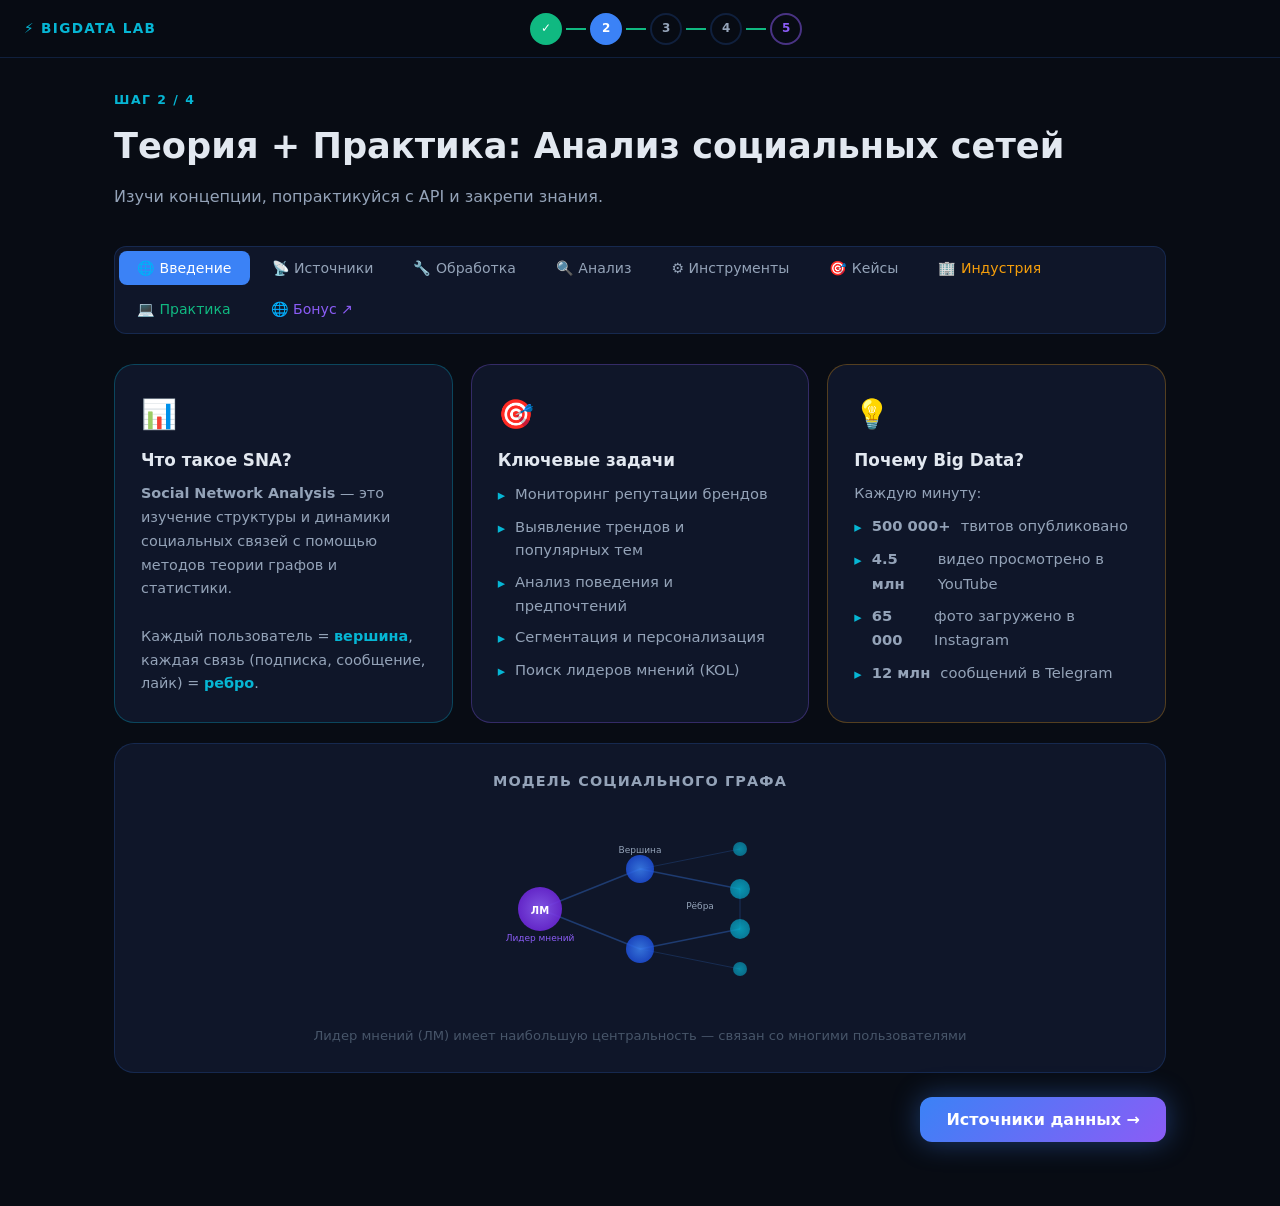
<file: learn.html>
<!DOCTYPE html>
<html lang="ru">
<head>
  <meta charset="UTF-8">
  <meta name="viewport" content="width=device-width, initial-scale=1.0">
  <title>Теория + Практика — Лаб. №9 Big Data</title>
  <link rel="stylesheet" href="style.css">
  <style>
    /* ── theory styles ── */
    .pill-list{list-style:none;display:flex;flex-direction:column;gap:8px}
    .pill-list li{display:flex;gap:10px;align-items:flex-start;font-size:.92rem;color:var(--text-m)}
    .pill-list li::before{content:'▸';color:var(--cyan);flex-shrink:0;margin-top:1px}
    .concept-icon{font-size:1.8rem;margin-bottom:10px}
    .tool-card{background:var(--bg-card2);border:1px solid var(--border);border-radius:var(--r);
      padding:18px;transition:all .25s}
    .tool-card:hover{border-color:rgba(59,130,246,.38);background:var(--bg-card3)}
    .scenario-progress{display:flex;gap:6px;margin-bottom:22px}
    .sp-dot{width:10px;height:10px;border-radius:50%;background:var(--bg-card3);transition:background .3s}
    .sp-dot.done{background:var(--green)}.sp-dot.active{background:var(--primary)}
    .s-feedback{margin-top:16px;padding:14px 18px;border-radius:var(--r);
      font-size:.9rem;display:none;line-height:1.6}
    .s-feedback.correct{background:rgba(16,185,129,.1);border:1px solid rgba(16,185,129,.3);color:var(--green)}
    .s-feedback.wrong{background:rgba(239,68,68,.08);border:1px solid rgba(239,68,68,.3);color:var(--red)}
    .s-feedback.show{display:block;animation:fadeIn .3s ease}
    .next-btn{display:none}
    .next-btn.show{display:inline-flex;margin-top:14px}
    .highlight{color:var(--cyan);font-weight:600}
    .mini-badge{display:inline-block;padding:2px 8px;border-radius:6px;font-size:.75rem;
      font-weight:700;background:rgba(59,130,246,.15);color:var(--primary)}

    /* ── lab / practice styles ── */
    .task-panel{display:none}
    .task-panel.active{display:block;animation:fadeInUp .4s ease}
    .task-nav{display:flex;gap:8px;margin-bottom:28px}
    .task-nav-btn{
      flex:1;padding:12px;border-radius:var(--r);border:2px solid var(--border);
      background:var(--bg-card2);color:var(--text-m);font-weight:600;
      cursor:pointer;font-size:.88rem;text-align:center;transition:all .25s;
      font-family:inherit;
    }
    .task-nav-btn.active{border-color:var(--primary);color:var(--primary);background:rgba(59,130,246,.08)}
    .task-nav-btn.done{border-color:var(--green);color:var(--green);background:rgba(16,185,129,.08)}
    .code-template{
      background:#0d1117;border-radius:var(--r);padding:18px 20px;
      font-family:'Cascadia Code','Fira Code',Consolas,monospace;
      font-size:.86rem;line-height:1.75;overflow-x:auto;
    }
    .code-template .c-dim{color:#6e7681}
    .code-template .c-kw{color:#ff7b72}
    .code-template .c-fn{color:#d2a8ff}
    .code-template .c-str{color:#a5d6a7}
    .code-template .c-comment{color:#8b949e;font-style:italic}
    .code-template .c-num{color:#f9a825}
    .code-template .c-var{color:#79c0ff}
    .method-fill{
      display:inline-block;background:rgba(245,158,11,.15);
      border:1px solid rgba(245,158,11,.5);border-radius:4px;
      padding:2px 8px;color:var(--amber);font-style:italic;cursor:text;
    }
    .try-input{
      background:rgba(15,22,41,1);border:2px solid rgba(59,130,246,.4);
      border-radius:var(--r);padding:12px 18px;color:var(--text);
      font-family:'Cascadia Code',Consolas,monospace;font-size:1rem;
      outline:none;width:100%;transition:border-color .2s;
    }
    .try-input:focus{border-color:var(--primary)}
    .try-input.ok{border-color:var(--green);color:var(--green);background:rgba(16,185,129,.04)}
    .try-input.fail{border-color:var(--red);animation:shake .4s ease}
    @keyframes shake{0%,100%{transform:translateX(0)}25%{transform:translateX(-6px)}75%{transform:translateX(6px)}}
    .run-btn{padding:12px 28px;border-radius:var(--r);background:rgba(16,185,129,.15);
      border:1px solid rgba(16,185,129,.4);color:var(--green);font-weight:700;
      cursor:pointer;font-family:inherit;font-size:.95rem;transition:all .25s;
    }
    .run-btn:hover{background:rgba(16,185,129,.25);transform:translateY(-1px)}
    .run-btn:disabled{opacity:.45;cursor:not-allowed;transform:none}
    .cursor-blink{animation:blink .9s infinite}
    @keyframes blink{0%,100%{opacity:1}50%{opacity:0}}
    .success-overlay{
      position:fixed;inset:0;background:rgba(8,12,20,.85);z-index:200;
      display:flex;align-items:center;justify-content:center;
      display:none;
    }
    .success-modal{
      background:var(--bg-card);border:1px solid rgba(16,185,129,.4);
      border-radius:var(--r-lg);padding:40px;text-align:center;max-width:420px;
      box-shadow:0 0 60px rgba(16,185,129,.2);
    }
    .confetti{position:absolute;border-radius:2px;animation:confetti-fall linear forwards}
    @keyframes confetti-fall{
      0%{transform:translateY(-20px) rotate(0deg);opacity:1}
      100%{transform:translateY(80vh) rotate(720deg);opacity:0}
    }
    .hint-box{animation:fadeIn .4s ease}
    .hint-toggle{background:none;border:none;color:var(--text-d);font-size:.8rem;
      cursor:pointer;margin-top:8px;font-family:inherit;transition:color .2s}
    .hint-toggle:hover{color:var(--amber)}
    .api-card{background:var(--bg-card2);border:1px solid var(--border);border-radius:var(--r);
      padding:18px;transition:all .25s;display:flex;flex-direction:column;gap:10px}
    .api-card:hover{border-color:rgba(59,130,246,.38)}
    .api-url{font-family:monospace;font-size:.78rem;color:var(--text-d);word-break:break-all;
      padding:5px 9px;background:rgba(255,255,255,.04);border-radius:6px}
    .api-run{padding:7px 16px;border-radius:8px;border:1px solid rgba(16,185,129,.4);
      background:rgba(16,185,129,.1);color:var(--green);cursor:pointer;font-size:.82rem;
      font-weight:600;font-family:inherit;transition:all .2s;white-space:nowrap;flex-shrink:0}
    .api-run:hover{background:rgba(16,185,129,.22);transform:translateY(-1px)}
    .api-run:disabled{opacity:.45;cursor:not-allowed;transform:none}
    .api-input{width:100%;padding:6px 10px;border-radius:8px;border:1px solid var(--border);
      background:rgba(255,255,255,.06);color:var(--text);font-family:monospace;font-size:.82rem;
      outline:none;transition:border-color .2s;box-sizing:border-box}
    .api-input:focus{border-color:rgba(59,130,246,.55);background:rgba(255,255,255,.09)}
    .api-select{width:100%;padding:6px 10px;border-radius:8px;border:1px solid var(--border);
      background:var(--bg-card2);color:var(--text);font-family:inherit;font-size:.82rem;
      outline:none;cursor:pointer;transition:border-color .2s}
    .api-select:focus{border-color:rgba(59,130,246,.55)}
    .api-helper{font-size:.76rem;color:var(--text-d);margin-top:-4px}
    .api-result{background:#0d1117;border:1px solid rgba(255,255,255,.07);border-radius:8px;
      padding:12px 14px;font-family:monospace;font-size:.8rem;color:#e6edf3;
      line-height:1.6;max-height:160px;overflow-y:auto;display:none;word-break:break-all}
    .api-result.show{display:block;animation:fadeIn .3s ease}
    .parse-step{display:flex;gap:12px;padding:14px 0;border-bottom:1px solid rgba(255,255,255,.05)}
    .parse-step:last-child{border-bottom:none}
    .parse-num{width:28px;height:28px;border-radius:50%;background:rgba(59,130,246,.15);
      color:var(--primary);font-weight:800;font-size:.85rem;display:flex;
      align-items:center;justify-content:center;flex-shrink:0;margin-top:2px}
    .section-divider{height:1px;background:linear-gradient(90deg,transparent,var(--border),transparent);margin:40px 0}
  </style>
</head>
<body class="page">

<!-- ── TOP NAV ── -->
<nav class="top-nav">
  <a href="index.html" class="nav-brand" style="text-decoration:none">⚡ BigData Lab</a>
  <div class="nav-steps">
    <a href="index.html" class="nav-step done" title="Введение">✓</a>
    <div class="nav-conn"></div>
    <div class="nav-step active" title="Теория + Практика">2</div>
    <div class="nav-conn"></div>
    <a href="quiz.html" class="nav-step" title="Тест">3</a>
    <div class="nav-conn"></div>
    <a href="results.html" class="nav-step" title="Результаты">4</a>
    <div class="nav-conn"></div>
    <a href="bonus.html" class="nav-step" title="Бонус" style="border-color:rgba(139,92,246,.5);color:var(--purple)">5</a>
  </div>
  <div class="nav-spacer"></div>
</nav>

<div class="container" style="padding-top:32px;padding-bottom:64px">

  <!-- Page header -->
  <div style="margin-bottom:32px" class="anim">
    <div class="section-label">Шаг 2 / 4</div>
    <h1 class="section-title">Теория + Практика: Анализ социальных сетей</h1>
    <p class="section-sub">Изучи концепции, попрактикуйся с API и закрепи знания.</p>
  </div>

  <!-- TABS -->
  <div class="tabs anim d1" id="tabBar" style="flex-wrap:wrap">
    <button class="tab-btn active" onclick="switchTab(0)">🌐 Введение</button>
    <button class="tab-btn" onclick="switchTab(1)">📡 Источники</button>
    <button class="tab-btn" onclick="switchTab(2)">🔧 Обработка</button>
    <button class="tab-btn" onclick="switchTab(3)">🔍 Анализ</button>
    <button class="tab-btn" onclick="switchTab(4)">⚙️ Инструменты</button>
    <button class="tab-btn" onclick="switchTab(5)">🎯 Кейсы</button>
    <button class="tab-btn" onclick="switchTab(6)" style="border-color:rgba(245,158,11,.35);color:var(--amber)">🏢 Индустрия</button>
    <button class="tab-btn" onclick="switchTab(7)" style="border-color:rgba(16,185,129,.35);color:var(--green)">💻 Практика</button>
    <a href="bonus.html" class="tab-btn" style="border-color:rgba(139,92,246,.35);color:var(--purple);text-decoration:none">🌐 Бонус ↗</a>
  </div>

  <!-- ══════════════════════════════════════════════════ -->
  <!-- TAB 0: ВВЕДЕНИЕ -->
  <!-- ══════════════════════════════════════════════════ -->
  <div class="tab-panel active" id="tab0">
    <div class="card-grid">
      <div class="card" style="border-color:rgba(6,182,212,.3)">
        <div class="concept-icon">📊</div>
        <div class="card-title">Что такое SNA?</div>
        <div class="card-body">
          <b>Social Network Analysis</b> — это изучение структуры и динамики социальных связей с помощью методов теории графов и статистики.<br><br>
          Каждый пользователь = <span class="highlight">вершина</span>, каждая связь (подписка, сообщение, лайк) = <span class="highlight">ребро</span>.
        </div>
      </div>
      <div class="card" style="border-color:rgba(139,92,246,.3)">
        <div class="concept-icon">🎯</div>
        <div class="card-title">Ключевые задачи</div>
        <ul class="pill-list" style="margin-top:6px">
          <li>Мониторинг репутации брендов</li>
          <li>Выявление трендов и популярных тем</li>
          <li>Анализ поведения и предпочтений</li>
          <li>Сегментация и персонализация</li>
          <li>Поиск лидеров мнений (KOL)</li>
        </ul>
      </div>
      <div class="card" style="border-color:rgba(245,158,11,.3)">
        <div class="concept-icon">💡</div>
        <div class="card-title">Почему Big Data?</div>
        <div class="card-body">
          Каждую минуту:
          <ul class="pill-list" style="margin-top:8px">
            <li><b>500 000+</b> твитов опубликовано</li>
            <li><b>4.5 млн</b> видео просмотрено в YouTube</li>
            <li><b>65 000</b> фото загружено в Instagram</li>
            <li><b>12 млн</b> сообщений в Telegram</li>
          </ul>
        </div>
      </div>
    </div>

    <div class="card" style="margin-top:20px;text-align:center">
      <div style="font-weight:700;margin-bottom:16px;color:var(--text-m);font-size:.9rem;text-transform:uppercase;letter-spacing:.08em">Модель социального графа</div>
      <svg viewBox="0 0 500 200" style="width:100%;max-width:500px;height:auto">
        <defs>
          <radialGradient id="ng"><stop offset="0%" stop-color="#3b82f6"/><stop offset="100%" stop-color="#1d4ed8"/></radialGradient>
          <radialGradient id="ng2"><stop offset="0%" stop-color="#8b5cf6"/><stop offset="100%" stop-color="#6d28d9"/></radialGradient>
          <radialGradient id="ng3"><stop offset="0%" stop-color="#06b6d4"/><stop offset="100%" stop-color="#0891b2"/></radialGradient>
        </defs>
        <line x1="150" y1="100" x2="250" y2="60" stroke="rgba(59,130,246,.35)" stroke-width="1.5"/>
        <line x1="150" y1="100" x2="250" y2="140" stroke="rgba(59,130,246,.35)" stroke-width="1.5"/>
        <line x1="250" y1="60" x2="350" y2="80" stroke="rgba(59,130,246,.35)" stroke-width="1.5"/>
        <line x1="250" y1="60" x2="350" y2="40" stroke="rgba(59,130,246,.2)" stroke-width="1"/>
        <line x1="250" y1="140" x2="350" y2="120" stroke="rgba(59,130,246,.35)" stroke-width="1.5"/>
        <line x1="250" y1="140" x2="350" y2="160" stroke="rgba(59,130,246,.2)" stroke-width="1"/>
        <line x1="350" y1="80" x2="350" y2="120" stroke="rgba(59,130,246,.25)" stroke-width="1"/>
        <circle cx="150" cy="100" r="22" fill="url(#ng2)" opacity=".9"/>
        <text x="150" y="105" text-anchor="middle" fill="#fff" font-size="10" font-weight="700">ЛМ</text>
        <circle cx="250" cy="60" r="14" fill="url(#ng)" opacity=".85"/>
        <circle cx="250" cy="140" r="14" fill="url(#ng)" opacity=".85"/>
        <circle cx="350" cy="80" r="10" fill="url(#ng3)" opacity=".8"/>
        <circle cx="350" cy="40" r="7" fill="url(#ng3)" opacity=".7"/>
        <circle cx="350" cy="120" r="10" fill="url(#ng3)" opacity=".8"/>
        <circle cx="350" cy="160" r="7" fill="url(#ng3)" opacity=".7"/>
        <text x="150" y="132" text-anchor="middle" fill="#8b5cf6" font-size="9">Лидер мнений</text>
        <text x="250" y="44" text-anchor="middle" fill="#94a3b8" font-size="9">Вершина</text>
        <text x="310" y="100" text-anchor="middle" fill="#94a3b8" font-size="9">Рёбра</text>
      </svg>
      <p style="font-size:.82rem;color:var(--text-d);margin-top:8px">Лидер мнений (ЛМ) имеет наибольшую центральность — связан со многими пользователями</p>
    </div>

    <div style="text-align:right;margin-top:24px">
      <button class="btn btn-primary" onclick="switchTab(1)">Источники данных →</button>
    </div>
  </div>

  <!-- ══════════════════════════════════════════════════ -->
  <!-- TAB 1: ИСТОЧНИКИ ДАННЫХ -->
  <!-- ══════════════════════════════════════════════════ -->
  <div class="tab-panel" id="tab1">
    <div class="grid-2" style="margin-bottom:20px">
      <div class="card" style="border-color:rgba(59,130,246,.3)">
        <div class="card-title" style="color:var(--primary);margin-bottom:14px">🔗 API Социальных Сетей</div>
        <div class="timeline">
          <div class="tl-item">
            <div class="tl-title">VK API <span class="mini-badge">Используем сегодня</span></div>
            <div class="tl-body">Пользователи, посты, комментарии, группы. OAuth 2.0 авторизация, JSON-формат.</div>
          </div>
          <div class="tl-item">
            <div class="tl-title">Telegram Bot API</div>
            <div class="tl-body">Сообщения каналов, реакции, участники через getUpdates / getChatMember.</div>
          </div>
          <div class="tl-item">
            <div class="tl-title">LinkedIn API</div>
            <div class="tl-body">Профессиональные данные, активность, связи. Строгие ограничения доступа.</div>
          </div>
          <div class="tl-item" style="padding-bottom:0">
            <div class="tl-title">Twitter / X API</div>
            <div class="tl-body">Твиты в реальном времени через Streaming API. Метаданные: геолокация, ретвиты.</div>
          </div>
        </div>
      </div>
      <div>
        <div class="card" style="border-color:rgba(245,158,11,.3);margin-bottom:18px">
          <div class="card-title" style="color:var(--amber);margin-bottom:12px">🔍 Web Scraping</div>
          <ul class="pill-list">
            <li>BeautifulSoup + Requests — разбор HTML-страниц</li>
            <li>Selenium — автоматизация браузера (JS-сайты)</li>
            <li>Scrapy — фреймворк для промышленного скрейпинга</li>
          </ul>
          <div style="margin-top:14px;padding:10px 14px;border-radius:8px;background:rgba(239,68,68,.08);border:1px solid rgba(239,68,68,.25)">
            <div style="font-size:.82rem;color:var(--red);font-weight:600">⚠️ Юридические ограничения</div>
            <div style="font-size:.8rem;color:var(--text-m);margin-top:4px">Необходимо соблюдать robots.txt и ToS платформы. Нарушение = блокировка или штраф.</div>
          </div>
        </div>
        <div class="card" style="border-color:rgba(16,185,129,.3)">
          <div class="card-title" style="color:var(--green);margin-bottom:12px">🗃️ Внешние источники</div>
          <ul class="pill-list">
            <li>CRM-системы — данные о клиентах</li>
            <li>Транзакции и покупки</li>
            <li>Открытые датасеты (Kaggle, data.gov)</li>
            <li>Данные рекламных платформ</li>
          </ul>
        </div>
      </div>
    </div>

    <div class="card" style="border-color:rgba(6,182,212,.25)">
      <div style="font-weight:700;margin-bottom:16px">📝 Пример ответа VK API</div>
      <div class="code-editor">
        <div class="code-header">
          <div class="code-dots"><div class="code-dot r"></div><div class="code-dot y"></div><div class="code-dot g"></div></div>
          <span class="code-lang">JSON — vk.com/method/users.get</span>
        </div>
        <pre style="padding:18px;color:#e6edf3;font-size:.84rem;line-height:1.7;overflow-x:auto"><span style="color:#80cbc4">{</span>
  <span style="color:#80cbc4">"response"</span>: [<span style="color:#80cbc4">{</span>
    <span style="color:#80cbc4">"id"</span>:            <span style="color:#f9a825">1</span>,
    <span style="color:#80cbc4">"first_name"</span>:    <span style="color:#a5d6a7">"Павел"</span>,
    <span style="color:#80cbc4">"last_name"</span>:     <span style="color:#a5d6a7">"Дуров"</span>,
    <span style="color:#80cbc4">"followers_count"</span>: <span style="color:#f9a825">8245730</span>,
    <span style="color:#80cbc4">"city"</span>: <span style="color:#80cbc4">{</span>
      <span style="color:#80cbc4">"id"</span>: <span style="color:#f9a825">2</span>, <span style="color:#80cbc4">"title"</span>: <span style="color:#a5d6a7">"Санкт-Петербург"</span>
    <span style="color:#80cbc4">}</span>
  <span style="color:#80cbc4">}</span>]
<span style="color:#80cbc4">}</span></pre>
      </div>
    </div>
    <div style="text-align:right;margin-top:24px">
      <button class="btn btn-outline" style="margin-right:10px" onclick="switchTab(0)">← Назад</button>
      <button class="btn btn-primary" onclick="switchTab(2)">Обработка данных →</button>
    </div>
  </div>

  <!-- ══════════════════════════════════════════════════ -->
  <!-- TAB 2: ОБРАБОТКА -->
  <!-- ══════════════════════════════════════════════════ -->
  <div class="tab-panel" id="tab2">
    <div class="grid-2" style="margin-bottom:20px">
      <div class="card">
        <div class="card-title" style="margin-bottom:16px">🧹 Очистка данных</div>
        <div class="timeline">
          <div class="tl-item">
            <div class="tl-title">Дубликаты</div>
            <div class="tl-body">Удаление повторяющихся записей — один пользователь не должен считаться дважды.</div>
          </div>
          <div class="tl-item">
            <div class="tl-title">Пропущенные значения</div>
            <div class="tl-body">Заполнение (импутация) или удаление строк с NaN/null. Выбор метода зависит от контекста.</div>
          </div>
          <div class="tl-item" style="padding-bottom:0">
            <div class="tl-title">Некорректные записи</div>
            <div class="tl-body">Боты, спам, фейковые аккаунты — фильтрация по признакам активности.</div>
          </div>
        </div>
      </div>
      <div class="card" style="border-color:rgba(139,92,246,.3)">
        <div class="card-title" style="margin-bottom:16px">🔤 Обработка текстов (NLP)</div>
        <div class="timeline">
          <div class="tl-item">
            <div class="tl-title">Токенизация</div>
            <div class="tl-body">"Анализ больших данных" → ["Анализ", "больших", "данных"]</div>
          </div>
          <div class="tl-item">
            <div class="tl-title">Лемматизация / Стемминг</div>
            <div class="tl-body">"анализировал", "анализирует" → <b>анализировать</b> (базовая форма)</div>
          </div>
          <div class="tl-item">
            <div class="tl-title">Стоп-слова</div>
            <div class="tl-body">Удаление: "и", "в", "на", "что" — не несут смысловой нагрузки для анализа.</div>
          </div>
          <div class="tl-item" style="padding-bottom:0">
            <div class="tl-title">Векторизация</div>
            <div class="tl-body">TF-IDF, Word2Vec, BERT — перевод текста в числовой вектор для ML-модели.</div>
          </div>
        </div>
      </div>
    </div>

    <div class="card-grid">
      <div class="tool-card">
        <div style="font-size:1.5rem;margin-bottom:8px">🍃</div>
        <div style="font-weight:700;margin-bottom:6px">MongoDB <span class="tag tag-green">NoSQL</span></div>
        <div class="card-body">Документоориентированная СУБД. Хранит JSON-подобные документы. Идеальна для неструктурированных данных соцсетей.</div>
      </div>
      <div class="tool-card">
        <div style="font-size:1.5rem;margin-bottom:8px">🗄️</div>
        <div style="font-weight:700;margin-bottom:6px">HDFS <span class="tag tag-amber">Hadoop</span></div>
        <div class="card-body">Распределённая файловая система. Данные разбиваются на блоки и хранятся на множестве нод. Масштабируется до петебайт.</div>
      </div>
      <div class="tool-card">
        <div style="font-size:1.5rem;margin-bottom:8px">🌊</div>
        <div style="font-weight:700;margin-bottom:6px">Data Lake <span class="tag tag-blue">Raw Storage</span></div>
        <div class="card-body">Хранилище сырых данных в исходном формате. Обрабатывается по запросу. Гибкость + низкая стоимость хранения.</div>
      </div>
      <div class="tool-card">
        <div style="font-size:1.5rem;margin-bottom:8px">🐘</div>
        <div style="font-weight:700;margin-bottom:6px">Cassandra <span class="tag tag-purple">NoSQL</span></div>
        <div class="card-body">Колоночная СУБД. Высокая доступность — нет единой точки отказа. Используется в Facebook для сообщений.</div>
      </div>
    </div>

    <div style="text-align:right;margin-top:24px">
      <button class="btn btn-outline" style="margin-right:10px" onclick="switchTab(1)">← Назад</button>
      <button class="btn btn-primary" onclick="switchTab(3)">Методы анализа →</button>
    </div>
  </div>

  <!-- ══════════════════════════════════════════════════ -->
  <!-- TAB 3: МЕТОДЫ АНАЛИЗА -->
  <!-- ══════════════════════════════════════════════════ -->
  <div class="tab-panel" id="tab3">
    <div class="card-grid" style="margin-bottom:20px">
      <div class="card" style="border-color:rgba(6,182,212,.3)">
        <div class="concept-icon">💬</div>
        <div class="card-title">Text Mining — Добыча текстов</div>
        <ul class="pill-list" style="margin-top:10px">
          <li><b style="color:var(--cyan)">Sentiment Analysis</b> — тональность текста (😊 / 😐 / 😠)</li>
          <li><b style="color:var(--cyan)">Topic Modeling</b> — скрытые темы; методы: LDA, NMF</li>
          <li><b style="color:var(--cyan)">NER</b> — Named Entity Recognition: имена, компании, города</li>
          <li><b style="color:var(--cyan)">Summarization</b> — автоматическое реферирование текстов</li>
        </ul>
        <div style="margin-top:14px;padding:10px;border-radius:8px;background:rgba(6,182,212,.06);border:1px solid rgba(6,182,212,.2)">
          <div style="font-size:.82rem;color:var(--cyan)">💡 Пример:</div>
          <div style="font-size:.82rem;color:var(--text-m);margin-top:4px">"Обожаю этот телефон!" → <b style="color:var(--green)">Позитивный</b> · 0.94<br>"Сломался через месяц" → <b style="color:var(--red)">Негативный</b> · 0.88</div>
        </div>
      </div>
      <div class="card" style="border-color:rgba(139,92,246,.3)">
        <div class="concept-icon">🕸️</div>
        <div class="card-title">Анализ Графов (SNA)</div>
        <ul class="pill-list" style="margin-top:10px">
          <li><b style="color:var(--purple)">Центральность (Centrality)</b> — влиятельность вершины</li>
          <li><b style="color:var(--purple)">Кластеризация</b> — выявление сообществ/групп</li>
          <li><b style="color:var(--purple)">Pagerank</b> — алгоритм ранжирования (как у Google)</li>
          <li><b style="color:var(--purple)">Betweenness</b> — узлы-посредники между сообществами</li>
        </ul>
        <div style="margin-top:14px;padding:10px;border-radius:8px;background:rgba(139,92,246,.06);border:1px solid rgba(139,92,246,.2)">
          <div style="font-size:.82rem;color:var(--purple)">💡 Применение:</div>
          <div style="font-size:.82rem;color:var(--text-m);margin-top:4px">Блогер с высокой betweenness — соединяет разные аудитории → идеален для viral-кампаний</div>
        </div>
      </div>
      <div class="card" style="border-color:rgba(245,158,11,.3)">
        <div class="concept-icon">🖼️</div>
        <div class="card-title">Анализ Визуального Контента</div>
        <ul class="pill-list" style="margin-top:10px">
          <li><b style="color:var(--amber)">CNN / YOLO</b> — классификация объектов на фото</li>
          <li><b style="color:var(--amber)">Face Recognition</b> — идентификация лиц</li>
          <li><b style="color:var(--amber)">OpenCV</b> — обработка и анализ video/image</li>
          <li><b style="color:var(--amber)">Метаданные EXIF</b> — геолокация, дата, устройство</li>
        </ul>
      </div>
    </div>

    <div class="card" style="border-color:rgba(6,182,212,.2)">
      <div style="font-weight:700;margin-bottom:16px">🗂️ Topic Modeling — LDA (визуализация)</div>
      <div style="display:grid;grid-template-columns:repeat(3,1fr);gap:14px;max-width:700px">
        <div style="background:rgba(59,130,246,.08);border:1px solid rgba(59,130,246,.25);border-radius:10px;padding:14px">
          <div style="font-size:.78rem;font-weight:700;color:var(--primary);margin-bottom:8px">ТЕМА 1: Технологии</div>
          <div style="font-size:.8rem;color:var(--text-m)">смартфон · приложение · обновление · iOS · Android · разработка</div>
        </div>
        <div style="background:rgba(16,185,129,.08);border:1px solid rgba(16,185,129,.25);border-radius:10px;padding:14px">
          <div style="font-size:.78rem;font-weight:700;color:var(--green);margin-bottom:8px">ТЕМА 2: Спорт</div>
          <div style="font-size:.8rem;color:var(--text-m)">матч · победа · команда · игрок · гол · чемпионат</div>
        </div>
        <div style="background:rgba(245,158,11,.08);border:1px solid rgba(245,158,11,.25);border-radius:10px;padding:14px">
          <div style="font-size:.78rem;font-weight:700;color:var(--amber);margin-bottom:8px">ТЕМА 3: Политика</div>
          <div style="font-size:.8rem;color:var(--text-m)">выборы · кандидат · голосование · партия · закон</div>
        </div>
      </div>
      <p style="font-size:.8rem;color:var(--text-d);margin-top:12px">LDA автоматически кластеризует 10 000 постов по скрытым темам без разметки</p>
    </div>

    <!-- Behavioral Analysis & Psycholinguistics (from lecture) -->
    <div class="grid-2" style="margin-top:20px;margin-bottom:20px">
      <div class="card" style="border-color:rgba(16,185,129,.3)">
        <div class="concept-icon">🧠</div>
        <div class="card-title">Психолингвистический анализ</div>
        <div class="card-body" style="margin-bottom:12px">
          Модель <b>Big Five</b> — определение типа личности по текстам в соцсетях:
        </div>
        <div style="display:grid;grid-template-columns:1fr 1fr;gap:8px">
          <div style="padding:8px 12px;background:rgba(16,185,129,.06);border:1px solid rgba(16,185,129,.2);border-radius:8px;font-size:.8rem">
            <b style="color:var(--green)">Экстраверсия</b><br><span style="color:var(--text-d)">«вечеринка», «друзья»</span>
          </div>
          <div style="padding:8px 12px;background:rgba(139,92,246,.06);border:1px solid rgba(139,92,246,.2);border-radius:8px;font-size:.8rem">
            <b style="color:var(--purple)">Открытость</b><br><span style="color:var(--text-d)">«искусство», «путешествия»</span>
          </div>
          <div style="padding:8px 12px;background:rgba(59,130,246,.06);border:1px solid rgba(59,130,246,.2);border-radius:8px;font-size:.8rem">
            <b style="color:var(--primary)">Добросовестность</b><br><span style="color:var(--text-d)">«план», «цель», «успех»</span>
          </div>
          <div style="padding:8px 12px;background:rgba(245,158,11,.06);border:1px solid rgba(245,158,11,.2);border-radius:8px;font-size:.8rem">
            <b style="color:var(--amber)">Невротизм</b><br><span style="color:var(--text-d)">«стресс», «тревога»</span>
          </div>
        </div>
        <div style="margin-top:10px;padding:8px 12px;background:rgba(6,182,212,.06);border-radius:8px;font-size:.8rem;color:var(--text-m)">
          Используется в HR-скрининге и кредитном скоринге (оценка надёжности заёмщика по текстам профиля)
        </div>
      </div>
      <div class="card" style="border-color:rgba(245,158,11,.3)">
        <div class="concept-icon">📈</div>
        <div class="card-title">Анализ поведения и Influence Score</div>
        <ul class="pill-list" style="margin-top:10px">
          <li><b style="color:var(--amber)">Временные паттерны</b> — время активности, «сова» или «жаворонок»</li>
          <li><b style="color:var(--amber)">Контентные предпочтения</b> — фото vs. текст, темы лайков</li>
          <li><b style="color:var(--amber)">Engagement Rate</b> — (лайки + комменты) / подписчики</li>
          <li><b style="color:var(--amber)">Influence Score</b> — формула: активность × соц.капитал × вовлечённость</li>
        </ul>
        <div style="margin-top:14px;padding:10px;border-radius:8px;background:rgba(245,158,11,.06);border:1px solid rgba(245,158,11,.2)">
          <div style="font-size:.82rem;color:var(--amber)">💡 Формула:</div>
          <div style="font-size:.82rem;color:var(--text-m);margin-top:4px;font-family:monospace">
            Score = posts×0.1 + log(followers)×10 + avg_likes×0.5 + ER×1000
          </div>
        </div>
      </div>
    </div>

    <div style="text-align:right;margin-top:24px">
      <button class="btn btn-outline" style="margin-right:10px" onclick="switchTab(2)">← Назад</button>
      <button class="btn btn-primary" onclick="switchTab(4)">Инструменты →</button>
    </div>
  </div>

  <!-- ══════════════════════════════════════════════════ -->
  <!-- TAB 4: ИНСТРУМЕНТЫ -->
  <!-- ══════════════════════════════════════════════════ -->
  <div class="tab-panel" id="tab4">
    <div class="grid-2" style="margin-bottom:20px">
      <div class="card" style="border-color:rgba(245,158,11,.3)">
        <div style="display:flex;align-items:center;gap:12px;margin-bottom:14px">
          <div style="font-size:1.6rem">⚡</div>
          <div>
            <div style="font-weight:800;font-size:1.05rem">Apache Spark</div>
            <span class="tag tag-amber">Big Data Engine</span>
          </div>
        </div>
        <ul class="pill-list">
          <li><b>Spark Core</b> — распределённая обработка данных (RDD / DataFrame)</li>
          <li><b>Spark Streaming</b> — анализ данных <b>в реальном времени</b> (Twitter, Kafka)</li>
          <li><b>MLlib</b> — библиотека ML: классификация, кластеризация, рекомендации</li>
          <li><b>GraphX</b> — обработка графов в распределённой среде</li>
        </ul>
        <div style="margin-top:10px;padding:8px 12px;background:rgba(245,158,11,.06);border-radius:8px;font-size:.8rem;color:var(--amber)">
          В 100× быстрее Hadoop MapReduce для задач в памяти
        </div>
      </div>
      <div class="card" style="border-color:rgba(59,130,246,.3)">
        <div style="display:flex;align-items:center;gap:12px;margin-bottom:14px">
          <div style="font-size:1.6rem">🐘</div>
          <div>
            <div style="font-weight:800;font-size:1.05rem">Apache Hadoop</div>
            <span class="tag tag-blue">Distributed Storage</span>
          </div>
        </div>
        <ul class="pill-list">
          <li><b>HDFS</b> — распределённое хранилище (блоки по 128 МБ)</li>
          <li><b>MapReduce</b> — параллельная обработка через map/reduce функции</li>
          <li><b>YARN</b> — менеджер ресурсов кластера</li>
          <li><b>Hive</b> — SQL-подобные запросы к HDFS</li>
        </ul>
      </div>
    </div>

    <div style="margin-bottom:8px;font-weight:700">🐍 Python-библиотеки</div>
    <div class="card-grid">
      <div class="tool-card">
        <div style="font-weight:700;margin-bottom:4px;color:var(--primary)">pandas</div>
        <div class="card-body">Обработка табличных данных. DataFrame для структурированных данных соцсетей.</div>
        <div style="margin-top:8px"><span class="tag tag-blue">DataFrame</span><span class="tag tag-blue">CSV/JSON</span></div>
      </div>
      <div class="tool-card">
        <div style="font-weight:700;margin-bottom:4px;color:var(--cyan)">NLTK / SpaCy</div>
        <div class="card-body">Обработка естественного языка: токенизация, лемматизация, NER, парсинг зависимостей.</div>
        <div style="margin-top:8px"><span class="tag tag-cyan">NLP</span><span class="tag tag-cyan">Русский язык</span></div>
      </div>
      <div class="tool-card">
        <div style="font-weight:700;margin-bottom:4px;color:var(--purple)">NetworkX</div>
        <div class="card-body">Создание и анализ графов социальных сетей. Центральность, кластеры, shortest path.</div>
        <div style="margin-top:8px"><span class="tag tag-purple">Графы</span><span class="tag tag-purple">SNA</span></div>
      </div>
      <div class="tool-card">
        <div style="font-weight:700;margin-bottom:4px;color:var(--amber)">Matplotlib / Seaborn</div>
        <div class="card-body">Визуализация данных: тепловые карты, графики, дашборды для отчётов.</div>
        <div style="margin-top:8px"><span class="tag tag-amber">Визуализация</span></div>
      </div>
    </div>
    <div style="text-align:right;margin-top:24px">
      <button class="btn btn-outline" style="margin-right:10px" onclick="switchTab(3)">← Назад</button>
      <button class="btn btn-primary" onclick="switchTab(5)">Кейсы →</button>
    </div>
  </div>

  <!-- ══════════════════════════════════════════════════ -->
  <!-- TAB 5: КЕЙСЫ -->
  <!-- ══════════════════════════════════════════════════ -->
  <div class="tab-panel" id="tab5">
    <div style="margin-bottom:28px">
      <div class="section-label">Интерактивный сценарий</div>
      <h2 style="font-size:1.3rem;font-weight:800;margin-bottom:6px">Принимай решения как дата-аналитик</h2>
      <p style="font-size:.9rem;color:var(--text-m)">Выбери правильный шаг — получи объяснение. Два реальных кейса.</p>
    </div>

    <div style="display:flex;gap:10px;margin-bottom:22px">
      <button class="btn btn-primary" id="caseBtn0" onclick="switchCase(0)" style="font-size:.88rem;padding:9px 20px">📱 Мониторинг бренда</button>
      <button class="btn btn-outline" id="caseBtn1" onclick="switchCase(1)" style="font-size:.88rem;padding:9px 20px">🗳️ Политический анализ</button>
    </div>

    <!-- CASE 0: Brand -->
    <div id="case0">
      <div class="scenario">
        <div class="scenario-progress" id="prog0">
          <div class="sp-dot active"></div><div class="sp-dot"></div><div class="sp-dot"></div><div class="sp-dot"></div>
        </div>
        <div class="scenario-step active" id="c0s0">
          <div class="scenario-title">Ситуация: Запуск нового смартфона</div>
          <div class="scenario-context">📱 Компания выпустила флагман. Маркетинг хочет знать реакцию аудитории. С чего ты начнёшь?</div>
          <div class="scenario-choices">
            <button class="scenario-choice" onclick="answer(0,0,0)">A) Анализ продаж в CRM</button>
            <button class="scenario-choice" onclick="answer(0,0,1)">B) Сбор постов и упоминаний из ВКонтакте и Telegram</button>
            <button class="scenario-choice" onclick="answer(0,0,2)">C) Запуск рекламной кампании</button>
          </div>
          <div class="s-feedback" id="fb-c0s0"></div>
          <button class="btn btn-success next-btn" id="next-c0s0" onclick="nextStep(0,1)">Следующий шаг →</button>
        </div>
        <div class="scenario-step" id="c0s1">
          <div class="scenario-title">Данные собраны: 15 000 постов</div>
          <div class="scenario-context">📊 У тебя 15 000 постов о продукте. Как автоматически определить, как люди относятся к телефону?</div>
          <div class="scenario-choices">
            <button class="scenario-choice" onclick="answer(0,1,0)">A) Topic Modeling (LDA)</button>
            <button class="scenario-choice" onclick="answer(0,1,1)">B) Sentiment Analysis (анализ тональности)</button>
            <button class="scenario-choice" onclick="answer(0,1,2)">C) Named Entity Recognition (NER)</button>
          </div>
          <div class="s-feedback" id="fb-c0s1"></div>
          <button class="btn btn-success next-btn" id="next-c0s1" onclick="nextStep(0,2)">Следующий шаг →</button>
        </div>
        <div class="scenario-step" id="c0s2">
          <div class="scenario-title">Результат: 65% позитив, 20% нейтрал, 15% негатив</div>
          <div class="scenario-context">🔍 Большинство пользователей довольны. Но 15% пишут негативно. Что далее?</div>
          <div class="scenario-choices">
            <button class="scenario-choice" onclick="answer(0,2,0)">A) Удалить негативные комментарии</button>
            <button class="scenario-choice" onclick="answer(0,2,1)">B) Создать дашборд динамики упоминаний и передать в PR-отдел</button>
            <button class="scenario-choice" onclick="answer(0,2,2)">C) Ничего не делать — 15% это нормально</button>
          </div>
          <div class="s-feedback" id="fb-c0s2"></div>
          <button class="btn btn-success next-btn" id="next-c0s2" onclick="nextStep(0,3)">Итог кейса →</button>
        </div>
        <div class="scenario-step" id="c0s3">
          <div style="text-align:center;padding:20px 0">
            <div style="font-size:3rem;margin-bottom:12px">🎉</div>
            <div style="font-size:1.3rem;font-weight:800;color:var(--green);margin-bottom:10px">Кейс завершён!</div>
            <div style="font-size:.95rem;color:var(--text-m);max-width:500px;margin:0 auto;line-height:1.7">
              Ты прошёл полный цикл: <b>сбор → Sentiment Analysis → дашборд</b>.<br>
              Такой конвейер используется в реальных компаниях для brand monitoring в реальном времени.
            </div>
            <div style="display:flex;gap:12px;justify-content:center;margin-top:20px;flex-wrap:wrap">
              <span class="badge badge-gold">🌟 Аналитик брендов</span>
              <span class="badge badge-blue">📊 Sentiment Pro</span>
            </div>
          </div>
        </div>
      </div>
    </div>

    <!-- CASE 1: Political -->
    <div id="case1" style="display:none">
      <div class="scenario">
        <div class="scenario-progress" id="prog1">
          <div class="sp-dot active"></div><div class="sp-dot"></div><div class="sp-dot"></div>
        </div>
        <div class="scenario-step active" id="c1s0">
          <div class="scenario-title">Выборы: появились аномальные аккаунты</div>
          <div class="scenario-context">🗳️ В сети 10 000 аккаунтов публикуют одинаковый контент. Как выявить лидеров распространения фейков?</div>
          <div class="scenario-choices">
            <button class="scenario-choice" onclick="answer(1,0,0)">A) Sentiment Analysis по всем постам</button>
            <button class="scenario-choice" onclick="answer(1,0,1)">B) Построить социальный граф и найти узлы с высокой betweenness centrality</button>
            <button class="scenario-choice" onclick="answer(1,0,2)">C) Analysиз только хэштегов</button>
          </div>
          <div class="s-feedback" id="fb-c1s0"></div>
          <button class="btn btn-success next-btn" id="next-c1s0" onclick="nextStep(1,1)">Следующий шаг →</button>
        </div>
        <div class="scenario-step" id="c1s1">
          <div class="scenario-title">Граф построен, выявлены 5 ключевых узлов</div>
          <div class="scenario-context">🕵️ Пять аккаунтов распространяют 80% фейкового контента. Как оценить истинность публикаций?</div>
          <div class="scenario-choices">
            <button class="scenario-choice" onclick="answer(1,1,0)">A) Сравнение с официальными источниками через NLP + fact-checking базы</button>
            <button class="scenario-choice" onclick="answer(1,1,1)">B) Посмотреть количество подписчиков</button>
            <button class="scenario-choice" onclick="answer(1,1,2)">C) Спросить у пользователей в комментариях</button>
          </div>
          <div class="s-feedback" id="fb-c1s1"></div>
          <button class="btn btn-success next-btn" id="next-c1s1" onclick="nextStep(1,2)">Итог кейса →</button>
        </div>
        <div class="scenario-step" id="c1s2">
          <div style="text-align:center;padding:20px 0">
            <div style="font-size:3rem;margin-bottom:12px">🛡️</div>
            <div style="font-size:1.3rem;font-weight:800;color:var(--green);margin-bottom:10px">Отлично!</div>
            <div style="font-size:.95rem;color:var(--text-m);max-width:500px;margin:0 auto;line-height:1.7">
              Ты использовал <b>Graph Analysis + NLP + Fact-checking</b> — реальный стек для борьбы с дезинформацией.<br>
              Именно так работают системы Meta Content Integrity и EU Disinfo Lab.
            </div>
            <div style="display:flex;gap:12px;justify-content:center;margin-top:20px;flex-wrap:wrap">
              <span class="badge badge-gold">🕵️ Детектор фейков</span>
              <span class="badge badge-blue">🌐 SNA Expert</span>
            </div>
          </div>
        </div>
      </div>
    </div>

    <!-- Flip Cards -->
    <div style="margin-top:36px">
      <div style="font-weight:700;margin-bottom:16px;font-size:1.05rem">🃏 Карточки для запоминания <span style="font-size:.8rem;color:var(--text-d)">— наведи или нажми</span></div>
      <div class="card-grid">
        <div class="flip-card" style="height:180px">
          <div class="flip-inner">
            <div class="flip-f">
              <div style="font-size:1.6rem;margin-bottom:8px">🔤</div>
              <div style="font-weight:700">LDA</div>
              <div style="font-size:.8rem;color:var(--text-m);margin-top:6px">Что это такое?</div>
            </div>
            <div class="flip-b">
              <div style="font-weight:700;color:var(--purple);margin-bottom:8px">Latent Dirichlet Allocation</div>
              <div style="font-size:.85rem;color:var(--text-m)">Вероятностная модель для извлечения скрытых тем из коллекции текстов без разметки</div>
            </div>
          </div>
        </div>
        <div class="flip-card" style="height:180px">
          <div class="flip-inner">
            <div class="flip-f">
              <div style="font-size:1.6rem;margin-bottom:8px">🎯</div>
              <div style="font-weight:700">NER</div>
              <div style="font-size:.8rem;color:var(--text-m);margin-top:6px">Что это такое?</div>
            </div>
            <div class="flip-b">
              <div style="font-weight:700;color:var(--cyan);margin-bottom:8px">Named Entity Recognition</div>
              <div style="font-size:.85rem;color:var(--text-m)">Выявление именованных сущностей в тексте: имён людей, организаций, мест, дат</div>
            </div>
          </div>
        </div>
        <div class="flip-card" style="height:180px">
          <div class="flip-inner">
            <div class="flip-f">
              <div style="font-size:1.6rem;margin-bottom:8px">🌊</div>
              <div style="font-weight:700">Data Lake</div>
              <div style="font-size:.8rem;color:var(--text-m);margin-top:6px">Vs Data Warehouse?</div>
            </div>
            <div class="flip-b">
              <div style="font-weight:700;color:var(--primary);margin-bottom:8px">Raw Data Storage</div>
              <div style="font-size:.85rem;color:var(--text-m)">Хранит сырые данные любого формата. Data Warehouse = обработанные + структурированные данные</div>
            </div>
          </div>
        </div>
      </div>
    </div>

    <!-- Real-world cases from lecture -->
    <div style="margin-top:36px">
      <div style="font-weight:700;margin-bottom:16px;font-size:1.05rem">📊 Кейсы из индустрии <span style="font-size:.8rem;color:var(--text-d)">— реальные применения</span></div>
      <div class="card-grid">
        <div class="card" style="border-color:rgba(59,130,246,.3)">
          <div style="font-size:1.3rem;margin-bottom:8px">🛍️</div>
          <div class="card-title">Ритейл: персонализация</div>
          <div class="card-body" style="line-height:1.6">
            Интернет-магазин одежды анализировал Instagram подписчиков: стиль по фото, цветовые предпочтения, бренды.
            <div style="margin-top:8px;padding:6px 10px;background:rgba(16,185,129,.08);border-radius:6px;font-size:.8rem;color:var(--green)">
              <b>Результат:</b> рост конверсии email-рассылок на 37%, средний чек +23%
            </div>
          </div>
        </div>
        <div class="card" style="border-color:rgba(139,92,246,.3)">
          <div style="font-size:1.3rem;margin-bottom:8px">👔</div>
          <div class="card-title">HR: подбор IT-кадров</div>
          <div class="card-body" style="line-height:1.6">
            Анализ LinkedIn + GitHub: реальные навыки по коммитам, статьи, доклады, репутация в сообществах.
            <div style="margin-top:8px;padding:6px 10px;background:rgba(139,92,246,.08);border-radius:6px;font-size:.8rem;color:var(--purple)">
              <b>Результат:</b> из 50 кандидатов 15 прошли собеседование, 5 приняты
            </div>
          </div>
        </div>
        <div class="card" style="border-color:rgba(245,158,11,.3)">
          <div style="font-size:1.3rem;margin-bottom:8px">💳</div>
          <div class="card-title">Финтех: кредитный скоринг</div>
          <div class="card-body" style="line-height:1.6">
            Профили ВКонтакте заёмщиков: стабильность дружбы, активность, интересы → оценка рискового поведения.
            <div style="margin-top:8px;padding:6px 10px;background:rgba(245,158,11,.08);border-radius:6px;font-size:.8rem;color:var(--amber)">
              <b>Результат:</b> снижение дефолтов по микрозаймам на 18%
            </div>
          </div>
        </div>
      </div>
    </div>

    <div style="text-align:right;margin-top:24px">
      <button class="btn btn-outline" style="margin-right:10px" onclick="switchTab(4)">← Назад</button>
      <button class="btn btn-primary" onclick="switchTab(6)">Индустрия 🏢 →</button>
    </div>
  </div>

  <!-- ══════════════════════════════════════════════════ -->
  <!-- TAB 6: ИНДУСТРИЯ & МЕТАДАННЫЕ -->
  <!-- ══════════════════════════════════════════════════ -->
  <div class="tab-panel" id="tab6">
    <div style="margin-bottom:28px">
      <div class="section-label" style="color:var(--amber)">Реальный мир</div>
      <h2 style="font-size:1.3rem;font-weight:800;margin-bottom:6px">Кто и как собирает данные из соцсетей и приложений</h2>
      <p style="font-size:.9rem;color:var(--text-m)">Компании, которые парсят метаданные, строят цифровые профили и монетизируют поведение пользователей.</p>
    </div>

    <!-- Section 1: Companies -->
    <div style="font-weight:700;margin-bottom:14px;font-size:1.05rem">🏢 Компании — мониторинг и аналитика соцсетей</div>
    <div class="card-grid" style="margin-bottom:24px">
      <div class="card" style="border-color:rgba(59,130,246,.3)">
        <div class="card-title" style="color:var(--primary);margin-bottom:10px">🌍 Мировые платформы</div>
        <div class="timeline">
          <div class="tl-item">
            <div class="tl-title">Brandwatch <span class="mini-badge">Social Listening</span></div>
            <div class="tl-body">Мониторинг 100 млн+ источников в реальном времени. NLP-анализ тональности, трендов и кризисов для брендов.</div>
          </div>
          <div class="tl-item">
            <div class="tl-title">Sprout Social</div>
            <div class="tl-body">Управление и аналитика соцсетей: вовлечённость, демография аудитории, конкуренты.</div>
          </div>
          <div class="tl-item">
            <div class="tl-title">Hootsuite Insights</div>
            <div class="tl-body">Мониторинг упоминаний брендов, анализ sentiment, автоматические дашборды.</div>
          </div>
          <div class="tl-item" style="padding-bottom:0">
            <div class="tl-title">Palantir Technologies</div>
            <div class="tl-body">Агрегация данных из множества источников (соцсети, IoT, финансы). Используется спецслужбами и корпорациями.</div>
          </div>
        </div>
      </div>
      <div class="card" style="border-color:rgba(16,185,129,.3)">
        <div class="card-title" style="color:var(--green);margin-bottom:10px">🇷🇺 Российские аналоги</div>
        <div class="timeline">
          <div class="tl-item">
            <div class="tl-title">YouScan <span class="mini-badge">AI Visual</span></div>
            <div class="tl-body">Анализ изображений и текстов в соцсетях. Распознаёт логотипы, сцены, эмоции на фото. Клиенты: Samsung, PepsiCo.</div>
          </div>
          <div class="tl-item">
            <div class="tl-title">Brand Analytics</div>
            <div class="tl-body">Крупнейшая российская платформа мониторинга соцмедиа. 40 000+ источников, анализ на русском языке.</div>
          </div>
          <div class="tl-item">
            <div class="tl-title">Popsters</div>
            <div class="tl-body">Анализ эффективности контента в VK, Telegram, Instagram. Метрики ER (engagement rate), лучшее время постинга.</div>
          </div>
          <div class="tl-item" style="padding-bottom:0">
            <div class="tl-title">Cerebro Target</div>
            <div class="tl-body">Парсинг аудиторий ВКонтакте. Находит целевых пользователей по подпискам, активности и пересечениям групп.</div>
          </div>
        </div>
      </div>
    </div>

    <!-- Section 2: Metadata & Data Brokers -->
    <div style="font-weight:700;margin-bottom:14px;font-size:1.05rem">📱 Метаданные приложений — что собирают и кто покупает</div>
    <p style="font-size:.88rem;color:var(--text-m);margin-bottom:18px">
      Каждое мобильное приложение генерирует <b>метаданные</b> — информацию <em>о</em> данных, а не сами данные. Это мощный инструмент профилирования.
    </p>
    <div class="grid-2" style="margin-bottom:24px">
      <div class="card" style="border-color:rgba(139,92,246,.3)">
        <div class="card-title" style="color:var(--purple);margin-bottom:12px">📊 Что собирают приложения</div>
        <ul class="pill-list">
          <li><b>Геолокация</b> — GPS-координаты, Wi-Fi точки, Cell ID</li>
          <li><b>Время активности</b> — когда, сколько, частота сессий</li>
          <li><b>Устройство</b> — модель, ОС, размер экрана, батарея</li>
          <li><b>Контакты</b> — телефонная книга, связи между пользователями</li>
          <li><b>Рекламный ID</b> — IDFA (iOS) / GAID (Android) для трекинга</li>
          <li><b>Кликстрим</b> — какие кнопки нажимаются, время на экране</li>
          <li><b>EXIF фото</b> — геотег, дата, камера, ориентация</li>
        </ul>
      </div>
      <div class="card" style="border-color:rgba(245,158,11,.3)">
        <div class="card-title" style="color:var(--amber);margin-bottom:12px">🏪 Data Brokers — торговцы данными</div>
        <div class="timeline">
          <div class="tl-item">
            <div class="tl-title">Acxiom (Interpublic)</div>
            <div class="tl-body">Профили 2.5 млрд+ людей. Объединяет онлайн-поведение, покупки, соцсети в единый «цифровой отпечаток».</div>
          </div>
          <div class="tl-item">
            <div class="tl-title">Oracle Data Cloud</div>
            <div class="tl-body">Продаёт сегменты аудиторий рекламодателям. 5 млрд+ профилей, 30 000+ атрибутов на пользователя.</div>
          </div>
          <div class="tl-item" style="padding-bottom:0">
            <div class="tl-title">LiveRamp</div>
            <div class="tl-body">«Identity Graph» — сопоставляет email, cookies, мобильные ID, CRM для единого профиля пользователя.</div>
          </div>
        </div>
      </div>
    </div>

    <!-- Section 3: Mobile Attribution -->
    <div style="font-weight:700;margin-bottom:14px;font-size:1.05rem">🔗 Mobile Attribution — трекинг установок и поведения</div>
    <div class="card-grid" style="margin-bottom:24px">
      <div class="tool-card">
        <div style="font-size:1.5rem;margin-bottom:8px">📈</div>
        <div style="font-weight:700;margin-bottom:4px;color:var(--primary)">AppsFlyer</div>
        <div class="card-body">Лидер рынка мобильной атрибуции. Отслеживает путь пользователя: реклама → установка → покупка. 12 000+ клиентов.</div>
        <div style="margin-top:8px"><span class="tag tag-blue">Attribution</span><span class="tag tag-blue">ROAS</span></div>
      </div>
      <div class="tool-card">
        <div style="font-size:1.5rem;margin-bottom:8px">⚙️</div>
        <div style="font-weight:700;margin-bottom:4px;color:var(--cyan)">Adjust</div>
        <div class="card-body">Мобильная аналитика + защита от фрода. Отслеживает in-app события, LTV, когорты удержания.</div>
        <div style="margin-top:8px"><span class="tag tag-cyan">Analytics</span><span class="tag tag-cyan">Anti-fraud</span></div>
      </div>
      <div class="tool-card">
        <div style="font-size:1.5rem;margin-bottom:8px">🔬</div>
        <div style="font-weight:700;margin-bottom:4px;color:var(--amber)">data.ai (App Annie)</div>
        <div class="card-body">Аналитика рынка приложений: рейтинги, загрузки, доходы конкурентов. Используется инвесторами и издателями.</div>
        <div style="margin-top:8px"><span class="tag tag-amber">Market Intel</span></div>
      </div>
      <div class="tool-card">
        <div style="font-size:1.5rem;margin-bottom:8px">🗼</div>
        <div style="font-weight:700;margin-bottom:4px;color:var(--purple)">Sensor Tower</div>
        <div class="card-body">Оценка доходов и загрузок приложений. Анализ рекламных креативов конкурентов в App Store и Google Play.</div>
        <div style="margin-top:8px"><span class="tag tag-purple">Competitive</span></div>
      </div>
    </div>

    <!-- Section 4: Notorious Cases -->
    <div style="font-weight:700;margin-bottom:14px;font-size:1.05rem">⚠️ Громкие скандалы и кейсы</div>
    <div class="grid-2" style="margin-bottom:24px">
      <div class="card" style="border-color:rgba(239,68,68,.3);background:rgba(239,68,68,.03)">
        <div style="font-size:1.3rem;margin-bottom:8px">🔴</div>
        <div class="card-title" style="color:var(--red);margin-bottom:10px">Cambridge Analytica (2018)</div>
        <div class="card-body" style="line-height:1.7">
          Собрали данные <b>87 млн</b> профилей Facebook через quiz-приложение. Использовали для политического таргетинга (выборы в США, Brexit).
          Результат: штраф Facebook <b>$5 млрд</b>, компания ликвидирована, GDPR ужесточён.
        </div>
      </div>
      <div class="card" style="border-color:rgba(239,68,68,.3);background:rgba(239,68,68,.03)">
        <div style="font-size:1.3rem;margin-bottom:8px">📸</div>
        <div class="card-title" style="color:var(--red);margin-bottom:10px">Clearview AI</div>
        <div class="card-body" style="line-height:1.7">
          Спарсила <b>30 млрд+</b> фотографий из соцсетей (Instagram, Facebook, VK) без согласия. Продаёт facial recognition полиции. Штрафы в ЕС, Австралии, Канаде.
        </div>
      </div>
    </div>

    <!-- Section 5: 360 Customer View -->
    <div style="font-weight:700;margin-bottom:14px;font-size:1.05rem">🔄 360° Customer View — единый цифровой профиль</div>
    <div class="card" style="border-color:rgba(6,182,212,.3);margin-bottom:24px">
      <div class="card-body" style="line-height:1.7;margin-bottom:16px">
        Крупные компании объединяют данные из разных платформ в <b>единый профиль пользователя</b>.
        Это называется <span class="highlight">Entity Resolution</span> — сопоставление одного человека в разных сетях.
      </div>
      <div class="code-editor">
        <div class="code-header">
          <div class="code-dots"><div class="code-dot r"></div><div class="code-dot y"></div><div class="code-dot g"></div></div>
          <span class="code-lang">360° Customer Profile — Concept</span>
        </div>
        <pre style="padding:18px;color:#e6edf3;font-size:.84rem;line-height:1.7;overflow-x:auto"><span style="color:#80cbc4">{</span>
  <span style="color:#80cbc4">"unified_profile"</span>: <span style="color:#80cbc4">{</span>
    <span style="color:#80cbc4">"vk"</span>:        <span style="color:#a5d6a7">"музыка, группы, друзья, игры"</span>,
    <span style="color:#80cbc4">"instagram"</span>: <span style="color:#a5d6a7">"визуальные предпочтения, стиль жизни"</span>,
    <span style="color:#80cbc4">"linkedin"</span>:  <span style="color:#a5d6a7">"профессия, навыки, образование"</span>,
    <span style="color:#80cbc4">"twitter"</span>:   <span style="color:#a5d6a7">"мнения, новостные предпочтения"</span>,
    <span style="color:#80cbc4">"mobile_app"</span>: <span style="color:#a5d6a7">"геолокация, время, устройство"</span>
  <span style="color:#80cbc4">}</span>,
  <span style="color:#80cbc4">"matching_by"</span>: [<span style="color:#a5d6a7">"email"</span>, <span style="color:#a5d6a7">"phone"</span>, <span style="color:#a5d6a7">"ad_id"</span>, <span style="color:#a5d6a7">"face_embedding"</span>]
<span style="color:#80cbc4">}</span></pre>
      </div>
      <div style="margin-top:14px;display:grid;grid-template-columns:repeat(3,1fr);gap:10px">
        <div style="text-align:center;padding:12px;background:rgba(59,130,246,.08);border:1px solid rgba(59,130,246,.2);border-radius:8px">
          <div style="font-size:1.4rem;margin-bottom:4px">🔗</div>
          <div style="font-size:.78rem;font-weight:700;color:var(--primary)">Identity Graph</div>
          <div style="font-size:.75rem;color:var(--text-d)">Граф сопоставленных профилей</div>
        </div>
        <div style="text-align:center;padding:12px;background:rgba(16,185,129,.08);border:1px solid rgba(16,185,129,.2);border-radius:8px">
          <div style="font-size:1.4rem;margin-bottom:4px">📊</div>
          <div style="font-size:.78rem;font-weight:700;color:var(--green)">CDP</div>
          <div style="font-size:.75rem;color:var(--text-d)">Customer Data Platform</div>
        </div>
        <div style="text-align:center;padding:12px;background:rgba(139,92,246,.08);border:1px solid rgba(139,92,246,.2);border-radius:8px">
          <div style="font-size:1.4rem;margin-bottom:4px">⚡</div>
          <div style="font-size:.78rem;font-weight:700;color:var(--purple)">Apache Kafka</div>
          <div style="font-size:.75rem;color:var(--text-d)">Real-time интеграция</div>
        </div>
      </div>
    </div>

    <!-- Section 6: Legal -->
    <div style="font-weight:700;margin-bottom:14px;font-size:1.05rem">⚖️ Правовое регулирование</div>
    <div class="card-grid" style="margin-bottom:24px">
      <div class="card" style="border-color:rgba(59,130,246,.25)">
        <div style="font-weight:700;color:var(--primary);margin-bottom:8px">🇪🇺 GDPR (Европа)</div>
        <ul class="pill-list">
          <li>Право на забвение — удаление всех данных</li>
          <li>Портабельность — право забрать свои данные</li>
          <li>Штрафы до <b>4% годового оборота</b></li>
        </ul>
      </div>
      <div class="card" style="border-color:rgba(16,185,129,.25)">
        <div style="font-weight:700;color:var(--green);margin-bottom:8px">🇷🇺 ФЗ-152 (Россия)</div>
        <ul class="pill-list">
          <li>Хранение данных россиян на территории РФ</li>
          <li>Согласие субъекта на обработку ПД</li>
          <li>Роскомнадзор — контроль и блокировки</li>
        </ul>
      </div>
      <div class="card" style="border-color:rgba(245,158,11,.25)">
        <div style="font-weight:700;color:var(--amber);margin-bottom:8px">🇺🇸 CCPA (Калифорния)</div>
        <ul class="pill-list">
          <li>Право знать, какие данные собраны</li>
          <li>Право запретить продажу своих данных</li>
          <li>Штрафы до <b>$7500</b> за каждое нарушение</li>
        </ul>
      </div>
    </div>

    <div style="text-align:right;margin-top:24px">
      <button class="btn btn-outline" style="margin-right:10px" onclick="switchTab(5)">← Кейсы</button>
      <button class="btn btn-primary" onclick="switchTab(7)">Практика 💻 →</button>
    </div>
  </div>

  <!-- ══════════════════════════════════════════════════ -->
  <!-- TAB 7: ПРАКТИКА API -->
  <!-- ══════════════════════════════════════════════════ -->
  <div class="tab-panel" id="tab7">
    <div style="margin-bottom:24px">
      <div class="section-label" style="color:var(--green)">API Практикум</div>
      <h2 style="font-size:1.3rem;font-weight:800;margin-bottom:6px">VK API: Social Graph</h2>
      <p style="font-size:.9rem;color:var(--text-m)">Три задания на работу с VK API. Введи правильный метод → получи симулированный ответ сервера.</p>
    </div>

    <!-- Progress tracker -->
    <div class="task-track anim d1" id="taskTrack">
      <div class="task-chip" id="chip0"><div class="dot"></div>Задание 1</div>
      <div class="task-chip" id="chip1"><div class="dot"></div>Задание 2</div>
      <div class="task-chip" id="chip2"><div class="dot"></div>Задание 3</div>
    </div>

    <!-- Task navigation -->
    <div class="task-nav">
      <button class="task-nav-btn active" id="tnb0" onclick="goTask(0)">📋 Задание 1<br><small>Пользователь</small></button>
      <button class="task-nav-btn" id="tnb1" onclick="goTask(1)">👥 Задание 2<br><small>Друзья</small></button>
      <button class="task-nav-btn" id="tnb2" onclick="goTask(2)">🏘️ Задание 3<br><small>Сообщества</small></button>
    </div>

    <!-- TASK 1: users.get -->
    <div class="task-panel active" id="task0">
      <div class="card" style="margin-bottom:18px;border-color:rgba(6,182,212,.3)">
        <div style="display:flex;justify-content:space-between;align-items:flex-start;margin-bottom:14px">
          <div>
            <div style="font-size:.75rem;color:var(--cyan);font-weight:700;text-transform:uppercase;letter-spacing:.08em">Задание 1 из 3</div>
            <div style="font-size:1.1rem;font-weight:800;margin-top:4px">Получить профиль пользователя</div>
          </div>
          <span class="badge badge-blue">users</span>
        </div>
        <div style="font-size:.9rem;color:var(--text-m);line-height:1.65">
          Тебе нужно получить информацию о пользователе ВКонтакте (имя, город, количество подписчиков).
          <br>Используется метод <code style="background:rgba(255,255,255,.07);padding:2px 6px;border-radius:4px;font-family:monospace">users.get</code>.
          Это базовый запрос для исследования профиля.
        </div>
      </div>
      <div class="code-editor" style="margin-bottom:16px">
        <div class="code-header">
          <div class="code-dots"><div class="code-dot r"></div><div class="code-dot y"></div><div class="code-dot g"></div></div>
          <span class="code-lang">vk_task1.py · Python 3</span>
        </div>
        <div class="code-template">
<span class="c-kw">import</span> <span class="c-var">requests</span>

<span class="c-comment"># Параметры VK API</span>
<span class="c-var">API_URL</span>     = <span class="c-str">"https://api.vk.com/method/"</span>
<span class="c-var">ACCESS_TOKEN</span> = <span class="c-str">"demo_access_token_abc123"</span>
<span class="c-var">VERSION</span>     = <span class="c-str">"5.131"</span>

<span class="c-comment"># ❓ Какой метод API получает данные пользователя?</span>
<span class="c-var">method</span> = <span class="method-fill">"_________"</span>   <span class="c-comment"># ← введи правильный метод ниже</span>

<span class="c-var">response</span> = <span class="c-fn">requests.get</span>(
    <span class="c-var">API_URL</span> + <span class="c-var">method</span>,
    <span class="c-fn">params</span>={
        <span class="c-str">"user_ids"</span>:      <span class="c-str">"1"</span>,
        <span class="c-str">"access_token"</span>: <span class="c-var">ACCESS_TOKEN</span>,
        <span class="c-str">"v"</span>:             <span class="c-var">VERSION</span>,
        <span class="c-str">"fields"</span>:        <span class="c-str">"followers_count,city,photo_200"</span>
    }
)

<span class="c-fn">print</span>(<span class="c-var">response</span>.<span class="c-fn">json</span>())
        </div>
      </div>
      <div class="card" style="border-color:rgba(245,158,11,.25)">
        <div style="font-size:.85rem;color:var(--text-m);margin-bottom:10px">
          💡 <b>Введи название метода</b> для поля <code style="font-family:monospace;background:rgba(255,255,255,.07);padding:2px 6px;border-radius:4px">method</code>:
        </div>
        <div style="display:flex;gap:10px;align-items:center">
          <input class="try-input" id="inp0" type="text" placeholder='Например: users.get' maxlength="40"
            onkeydown="if(event.key==='Enter') runTask(0)" autocomplete="off" spellcheck="false">
          <button class="run-btn" onclick="runTask(0)" id="runBtn0">▶ Запуск</button>
        </div>
        <div id="hint0" class="hint-box" style="display:none">
          🔑 VK API следует паттерну <code style="font-family:monospace">сущность.действие</code>.
          Посмотри на код: какую <b>сущность</b> запрашивают параметры
          <code style="font-family:monospace">user_ids</code> и <code style="font-family:monospace">fields</code>?
          Какое <b>действие</b> выполняет запрос — получение, создание или удаление?
        </div>
        <button class="hint-toggle" id="htbtn0" onclick="toggleHint(0)">▼ Подсказка</button>
      </div>
      <div style="margin-top:16px">
        <div class="terminal">
          <div class="terminal-header">
            <div class="code-dots"><div class="code-dot r"></div><div class="code-dot y"></div><div class="code-dot g"></div></div>
            <div class="terminal-title">Terminal — Python Output</div>
          </div>
          <div class="terminal-body" id="termBody0">
            <span class="t-prompt">$ </span><span class="t-cmd">python3 vk_task1.py</span><br>
            <span class="t-dim" style="color:#444">Ожидание запуска...</span>
          </div>
        </div>
      </div>
    </div>

    <!-- TASK 2: friends.get -->
    <div class="task-panel" id="task1">
      <div class="card" style="margin-bottom:18px;border-color:rgba(139,92,246,.3)">
        <div style="display:flex;justify-content:space-between;align-items:flex-start;margin-bottom:14px">
          <div>
            <div style="font-size:.75rem;color:var(--purple);font-weight:700;text-transform:uppercase;letter-spacing:.08em">Задание 2 из 3</div>
            <div style="font-size:1.1rem;font-weight:800;margin-top:4px">Анализ списка друзей</div>
          </div>
          <span class="badge badge-blue">friends</span>
        </div>
        <div style="font-size:.9rem;color:var(--text-m);line-height:1.65">
          Необходимо получить список друзей пользователя с именами и сортировкой по имени.
          Этот запрос используется для построения социального графа и анализа связей.
        </div>
      </div>
      <div class="code-editor" style="margin-bottom:16px">
        <div class="code-header">
          <div class="code-dots"><div class="code-dot r"></div><div class="code-dot y"></div><div class="code-dot g"></div></div>
          <span class="code-lang">vk_task2.py · Python 3</span>
        </div>
        <div class="code-template">
<span class="c-kw">import</span> <span class="c-var">requests</span>, <span class="c-var">json</span>

<span class="c-var">API_URL</span>      = <span class="c-str">"https://api.vk.com/method/"</span>
<span class="c-var">ACCESS_TOKEN</span> = <span class="c-str">"demo_access_token_abc123"</span>

<span class="c-comment"># ❓ Метод для получения СПИСКА ДРУЗЕЙ пользователя?</span>
<span class="c-var">method</span> = <span class="method-fill">"_________"</span>   <span class="c-comment"># ← введи ниже</span>

<span class="c-var">params</span> = {
    <span class="c-str">"user_id"</span>:      <span class="c-num">1</span>,
    <span class="c-str">"access_token"</span>: <span class="c-var">ACCESS_TOKEN</span>,
    <span class="c-str">"v"</span>:            <span class="c-str">"5.131"</span>,
    <span class="c-str">"order"</span>:        <span class="c-str">"name"</span>,
    <span class="c-str">"fields"</span>:       <span class="c-str">"city,bdate,online"</span>
}

<span class="c-var">data</span> = <span class="c-fn">requests.get</span>(<span class="c-var">API_URL</span> + <span class="c-var">method</span>, <span class="c-fn">params</span>=<span class="c-var">params</span>).<span class="c-fn">json</span>()

<span class="c-comment"># Количество друзей</span>
<span class="c-fn">print</span>(<span class="c-str">f"Всего друзей: {<span class="c-var">data</span>[<span class="c-str">'response'</span>][<span class="c-str">'count'</span>]}"</span>)
<span class="c-fn">print</span>(<span class="c-fn">json.dumps</span>(<span class="c-var">data</span>, <span class="c-fn">ensure_ascii</span>=<span class="c-kw">False</span>, <span class="c-fn">indent</span>=<span class="c-num">2</span>))
        </div>
      </div>
      <div class="card" style="border-color:rgba(245,158,11,.25)">
        <div style="font-size:.85rem;color:var(--text-m);margin-bottom:10px">💡 <b>Введи название метода</b>:</div>
        <div style="display:flex;gap:10px;align-items:center">
          <input class="try-input" id="inp1" type="text" placeholder='Метод работы с друзьями...' maxlength="40"
            onkeydown="if(event.key==='Enter') runTask(1)" autocomplete="off" spellcheck="false">
          <button class="run-btn" onclick="runTask(1)" id="runBtn1">▶ Запуск</button>
        </div>
        <div id="hint1" class="hint-box" style="display:none">
          🔑 VK API: <code style="font-family:monospace">сущность.действие</code>.
          Обрати внимание на параметр <code style="font-family:monospace">order: "name"</code>
          и поле <code style="font-family:monospace">response.count</code> в коде —
          о каких <b>отношениях между людьми</b> идёт речь?
        </div>
        <button class="hint-toggle" id="htbtn1" onclick="toggleHint(1)">▼ Подсказка</button>
      </div>
      <div style="margin-top:16px">
        <div class="terminal">
          <div class="terminal-header">
            <div class="code-dots"><div class="code-dot r"></div><div class="code-dot y"></div><div class="code-dot g"></div></div>
            <div class="terminal-title">Terminal — Python Output</div>
          </div>
          <div class="terminal-body" id="termBody1">
            <span class="t-prompt">$ </span><span class="t-cmd">python3 vk_task2.py</span><br>
            <span style="color:#444">Ожидание запуска...</span>
          </div>
        </div>
      </div>
    </div>

    <!-- TASK 3: groups.get -->
    <div class="task-panel" id="task2">
      <div class="card" style="margin-bottom:18px;border-color:rgba(245,158,11,.3)">
        <div style="display:flex;justify-content:space-between;align-items:flex-start;margin-bottom:14px">
          <div>
            <div style="font-size:.75rem;color:var(--amber);font-weight:700;text-transform:uppercase;letter-spacing:.08em">Задание 3 из 3</div>
            <div style="font-size:1.1rem;font-weight:800;margin-top:4px">Анализ сообществ пользователя</div>
          </div>
          <span class="badge badge-amber">groups</span>
        </div>
        <div style="font-size:.9rem;color:var(--text-m);line-height:1.65">
          Получить список сообществ (групп), в которых состоит пользователь.
          Это ключевой запрос для анализа интересов и сегментации аудитории.
        </div>
      </div>
      <div class="code-editor" style="margin-bottom:16px">
        <div class="code-header">
          <div class="code-dots"><div class="code-dot r"></div><div class="code-dot y"></div><div class="code-dot g"></div></div>
          <span class="code-lang">vk_task3.py · Python 3</span>
        </div>
        <div class="code-template">
<span class="c-kw">import</span> <span class="c-var">requests</span>, <span class="c-var">json</span>

<span class="c-var">API_URL</span>      = <span class="c-str">"https://api.vk.com/method/"</span>
<span class="c-var">ACCESS_TOKEN</span> = <span class="c-str">"demo_access_token_abc123"</span>

<span class="c-comment"># ❓ Метод для получения СПИСКА СООБЩЕСТВ пользователя?</span>
<span class="c-var">method</span> = <span class="method-fill">"_________"</span>   <span class="c-comment"># ← введи ниже</span>

<span class="c-var">params</span> = {
    <span class="c-str">"user_id"</span>:       <span class="c-num">1</span>,
    <span class="c-str">"access_token"</span>:  <span class="c-var">ACCESS_TOKEN</span>,
    <span class="c-str">"v"</span>:             <span class="c-str">"5.131"</span>,
    <span class="c-str">"filter"</span>:        <span class="c-str">"groups"</span>,
    <span class="c-str">"extended"</span>:      <span class="c-num">1</span>,
    <span class="c-str">"fields"</span>:        <span class="c-str">"members_count,activity"</span>
}

<span class="c-var">data</span> = <span class="c-fn">requests.get</span>(<span class="c-var">API_URL</span> + <span class="c-var">method</span>, <span class="c-fn">params</span>=<span class="c-var">params</span>).<span class="c-fn">json</span>()
<span class="c-fn">print</span>(<span class="c-fn">json.dumps</span>(<span class="c-var">data</span>, <span class="c-fn">ensure_ascii</span>=<span class="c-kw">False</span>, <span class="c-fn">indent</span>=<span class="c-num">2</span>))
        </div>
      </div>
      <div class="card" style="border-color:rgba(245,158,11,.25)">
        <div style="font-size:.85rem;color:var(--text-m);margin-bottom:10px">💡 <b>Введи название метода</b>:</div>
        <div style="display:flex;gap:10px;align-items:center">
          <input class="try-input" id="inp2" type="text" placeholder='Метод работы с группами...' maxlength="40"
            onkeydown="if(event.key==='Enter') runTask(2)" autocomplete="off" spellcheck="false">
          <button class="run-btn" onclick="runTask(2)" id="runBtn2">▶ Запуск</button>
        </div>
        <div id="hint2" class="hint-box" style="display:none">
          🔑 VK API: <code style="font-family:monospace">сущность.действие</code>.
          Параметры <code style="font-family:monospace">filter: "groups"</code> и
          <code style="font-family:monospace">members_count</code> намекают на тип
          <b>сообщества</b>. Какое действие ты хочешь совершить с этой сущностью?
        </div>
        <button class="hint-toggle" id="htbtn2" onclick="toggleHint(2)">▼ Подсказка</button>
      </div>
      <div style="margin-top:16px">
        <div class="terminal">
          <div class="terminal-header">
            <div class="code-dots"><div class="code-dot r"></div><div class="code-dot y"></div><div class="code-dot g"></div></div>
            <div class="terminal-title">Terminal — Python Output</div>
          </div>
          <div class="terminal-body" id="termBody2">
            <span class="t-prompt">$ </span><span class="t-cmd">python3 vk_task3.py</span><br>
            <span style="color:#444">Ожидание запуска...</span>
          </div>
        </div>
      </div>
    </div>

    <!-- Quiz gate -->
    <div style="margin-top:32px;text-align:center;padding:28px;background:var(--bg-card);border:1px solid var(--border);border-radius:var(--r-lg)" id="quizGate">
      <div style="font-size:1.1rem;font-weight:700;margin-bottom:6px" id="gateTitle">🔒 Тест заблокирован</div>
      <div style="font-size:.88rem;color:var(--text-m);margin-bottom:18px" id="gateText">Выполни все 3 задания, чтобы разблокировать тест</div>
      <div style="display:flex;gap:8px;justify-content:center;margin-bottom:18px" id="gateChips">
        <span id="gc0" style="padding:4px 12px;border-radius:100px;border:1px solid var(--border);font-size:.8rem;color:var(--text-d)">Задание 1</span>
        <span id="gc1" style="padding:4px 12px;border-radius:100px;border:1px solid var(--border);font-size:.8rem;color:var(--text-d)">Задание 2</span>
        <span id="gc2" style="padding:4px 12px;border-radius:100px;border:1px solid var(--border);font-size:.8rem;color:var(--text-d)">Задание 3</span>
      </div>
    </div>

    <!-- INLINE QUIZ -->
    <div id="inlineQuiz" style="display:none;margin-top:28px">
      <div id="iqIntro" style="background:var(--bg-card);border:1px solid rgba(59,130,246,.3);border-radius:var(--r-lg);padding:36px 28px;text-align:center">
        <div style="font-size:3rem;margin-bottom:14px;animation:float-icon 3s ease-in-out infinite">🧠</div>
        <div class="section-label" style="justify-content:center;display:flex">Закрепление</div>
        <h2 style="font-size:1.3rem;font-weight:900;margin:10px 0">11 вопросов по теме лабы</h2>
        <p style="color:var(--text-m);font-size:.9rem;margin-bottom:28px;line-height:1.7">
          30 секунд на каждый вопрос. После ответа — объяснение.<br>
          Проверь, насколько ты усвоил материал.
        </p>
        <button class="btn btn-primary btn-lg" onclick="iqStart()">Начать тест →</button>
      </div>

      <div id="iqMain" style="display:none">
        <div style="display:flex;justify-content:space-between;align-items:center;margin-bottom:18px">
          <span style="font-size:.85rem;color:var(--text-m)" id="iqCounter">Вопрос 1 из 8</span>
          <span class="quiz-timer" id="iqTimer">⏱ 30</span>
        </div>
        <div style="background:var(--bg-card3);height:4px;border-radius:2px;margin-bottom:22px">
          <div id="iqProgFill" style="background:var(--primary);height:100%;border-radius:2px;width:0;transition:width .35s ease"></div>
        </div>
        <div class="quiz-card" id="iqCard">
          <div class="quiz-q" id="iqText"></div>
          <div class="quiz-opts" id="iqOptions"></div>
          <div class="quiz-explain" id="iqExplain" style="display:none"></div>
          <div style="text-align:right;margin-top:18px">
            <button class="btn btn-primary" id="iqNextBtn" style="display:none" onclick="iqNext()">Следующий →</button>
          </div>
        </div>
      </div>

      <div id="iqEnd" style="display:none;text-align:center;padding:40px 20px">
        <div style="font-size:3.5rem;margin-bottom:14px" id="iqEndIcon">🏆</div>
        <div style="font-size:1.4rem;font-weight:900;margin-bottom:6px" id="iqEndTitle">Результат</div>
        <div style="color:var(--text-m);font-size:.95rem;margin-bottom:22px" id="iqEndSub"></div>
        <div style="display:flex;gap:24px;justify-content:center;margin-bottom:28px">
          <div><div style="font-size:2rem;font-weight:900" id="iqEndScore">0/8</div><div style="font-size:.78rem;color:var(--text-d)">Верно</div></div>
          <div><div style="font-size:2rem;font-weight:900" id="iqEndPct">0%</div><div style="font-size:.78rem;color:var(--text-d)">Балл</div></div>
        </div>
        <a href="results.html" class="btn btn-primary btn-lg">📊 Подробный разбор →</a>
        <br><br>
        <button class="btn btn-outline" onclick="iqRestart()">🔄 Пройти заново</button>
      </div>
    </div>

  </div>

  <!-- ══════════════════════════════════════════════════ -->
  <!-- TAB 8: БОНУС -->
  <!-- ══════════════════════════════════════════════════ -->
  <div class="tab-panel" id="tab8">
    <div style="margin-bottom:28px">
      <div class="section-label" style="color:var(--purple)">Бонусный раздел</div>
      <h2 style="font-size:1.3rem;font-weight:800;margin-bottom:6px">Открытые API + Web Scraping</h2>
      <p style="font-size:.9rem;color:var(--text-m)">API без токенов и основы парсинга — дополнительные навыки.</p>
    </div>

    <!-- Open APIs -->
    <div style="font-weight:700;margin-bottom:14px;font-size:1.05rem">🌍 Открытые API без регистрации</div>
    <p style="font-size:.88rem;color:var(--text-m);margin-bottom:18px">Нажми <b>«▶ Запрос»</b> — данные придут в реальном времени (live fetch).</p>
    <div class="card-grid" style="margin-bottom:32px">
      <div class="api-card">
        <div style="font-weight:700">📝 JSONPlaceholder</div>
        <div style="font-size:.82rem;color:var(--text-m)">Фейковый REST API для тестирования.</div>
        <div style="display:flex;align-items:center;gap:8px">
          <span style="font-size:.82rem;color:var(--text-m);white-space:nowrap">Пользователь #</span>
          <input type="number" class="api-input" id="inp-jp" min="1" max="10" value="1"
            style="width:68px;flex-shrink:0"
            oninput="updateJpUrl()" onkeydown="if(event.key==='Enter')callUser()">
          <span class="api-helper">(1 – 10)</span>
        </div>
        <div class="api-url" id="url-jp">https://jsonplaceholder.typicode.com/users/1</div>
        <div style="display:flex;gap:8px;align-items:center">
          <button class="api-run" id="btn-jp" onclick="callUser()">▶ Запрос</button>
        </div>
        <pre class="api-result" id="res-jp"></pre>
      </div>
      <div class="api-card">
        <div style="font-weight:700">🌍 REST Countries</div>
        <div style="font-size:.82rem;color:var(--text-m)">Данные о странах: население, языки, валюта.</div>
        <input class="api-input" id="inp-rc" list="countries-list"
          placeholder="Введи страну на английском (напр. germany)" value="russia"
          oninput="updateCountryUrl()" onkeydown="if(event.key==='Enter')callCountry()">
        <datalist id="countries-list">
          <option value="russia"><option value="germany"><option value="france">
          <option value="usa"><option value="china"><option value="japan">
          <option value="brazil"><option value="india"><option value="australia">
          <option value="canada"><option value="italy"><option value="spain">
          <option value="turkey"><option value="argentina"><option value="mexico">
          <option value="kazakhstan"><option value="ukraine"><option value="poland">
          <option value="netherlands"><option value="sweden"><option value="norway">
        </datalist>
        <div class="api-url" id="url-rc">https://restcountries.com/v3.1/name/russia?fields=name,capital,population,languages,currencies</div>
        <div style="display:flex;gap:8px;align-items:center">
          <button class="api-run" id="btn-rc" onclick="callCountry()">▶ Запрос</button>
        </div>
        <pre class="api-result" id="res-rc"></pre>
      </div>
      <div class="api-card">
        <div style="font-weight:700">⚡ PokéAPI</div>
        <div style="font-size:.82rem;color:var(--text-m)">800+ покемонов: статы, типы, способности.</div>
        <input class="api-input" id="inp-pk" list="pokemon-list"
          placeholder="Введи имя или ID покемона" value="pikachu"
          oninput="updatePokemonUrl()" onkeydown="if(event.key==='Enter')callPokemon()">
        <datalist id="pokemon-list">
          <option value="pikachu"><option value="charizard"><option value="bulbasaur">
          <option value="squirtle"><option value="mewtwo"><option value="gengar">
          <option value="snorlax"><option value="eevee"><option value="lucario">
          <option value="garchomp"><option value="arcanine"><option value="dragonite">
        </datalist>
        <div class="api-url" id="url-pk">https://pokeapi.co/api/v2/pokemon/pikachu</div>
        <div style="display:flex;gap:8px;align-items:center">
          <button class="api-run" id="btn-pk" onclick="callPokemon()">▶ Запрос</button>
        </div>
        <pre class="api-result" id="res-pk"></pre>
      </div>
      <div class="api-card">
        <div style="font-weight:700">🌤️ Open-Meteo</div>
        <div style="font-size:.82rem;color:var(--text-m)">Прогноз погоды — бесплатный, без ключа.</div>
        <select class="api-select" id="sel-wt" onchange="updateWeatherUrl()">
          <option value="55.75,37.62">🇷🇺 Москва</option>
          <option value="59.93,30.32">🇷🇺 Санкт-Петербург</option>
          <option value="55.0,73.4">🇷🇺 Омск</option>
          <option value="51.51,-0.13">🇬🇧 Лондон</option>
          <option value="48.85,2.35">🇫🇷 Париж</option>
          <option value="52.52,13.4">🇩🇪 Берлин</option>
          <option value="40.71,-74.01">🇺🇸 Нью-Йорк</option>
          <option value="34.05,-118.24">🇺🇸 Лос-Анджелес</option>
          <option value="35.68,139.69">🇯🇵 Токио</option>
          <option value="39.91,116.39">🇨🇳 Пекин</option>
          <option value="43.24,76.92">🇰🇿 Алматы</option>
          <option value="41.29,69.24">🇺🇿 Ташкент</option>
          <option value="51.18,71.45">🇰🇿 Астана</option>
          <option value="-33.87,151.21">🇦🇺 Сидней</option>
          <option value="-23.55,-46.63">🇧🇷 Сан-Паулу</option>
          <option value="28.61,77.21">🇮🇳 Нью-Дели</option>
          <option value="25.2,55.27">🇦🇪 Дубай</option>
        </select>
        <div class="api-url" id="url-wt">https://api.open-meteo.com/v1/forecast?latitude=55.75&amp;longitude=37.62&amp;current_weather=true</div>
        <div style="display:flex;gap:8px;align-items:center">
          <button class="api-run" id="btn-wt" onclick="callWeather()">▶ Запрос</button>
        </div>
        <pre class="api-result" id="res-wt"></pre>
      </div>
      <div class="api-card">
        <div style="font-weight:700">🐱 Cat Facts</div>
        <div style="font-size:.82rem;color:var(--text-m)">Случайный факт о кошках (JSON).</div>
        <div class="api-url">https://catfact.ninja/fact</div>
        <div style="display:flex;gap:8px;align-items:center">
          <button class="api-run" id="btn-cf" onclick="callApi('cf','https://catfact.ninja/fact')">▶ Запрос</button>
        </div>
        <pre class="api-result" id="res-cf"></pre>
      </div>
      <div class="api-card">
        <div style="font-weight:700">📰 Hacker News</div>
        <div style="font-size:.82rem;color:var(--text-m)">Топ-статья IT-новостей в реальном времени.</div>
        <div class="api-url">https://hacker-news.firebaseio.com/v0/item/1.json</div>
        <div style="display:flex;gap:8px;align-items:center">
          <button class="api-run" id="btn-hn" onclick="callApi('hn','https://hacker-news.firebaseio.com/v0/item/1.json')">▶ Запрос</button>
        </div>
        <pre class="api-result" id="res-hn"></pre>
      </div>
    </div>

    <div class="section-divider"></div>

    <!-- Web Scraping -->
    <div style="font-weight:700;margin-bottom:14px;font-size:1.05rem">🕷️ Основы Web Scraping</div>
    <p style="font-size:.88rem;color:var(--text-m);margin-bottom:20px">Когда API нет — данные можно извлечь из HTML-страниц. Вот базовый пайплайн:</p>

    <div class="card" style="margin-bottom:20px">
      <div class="parse-step">
        <div class="parse-num">1</div>
        <div>
          <div style="font-weight:700;margin-bottom:4px">Отправить HTTP-запрос</div>
          <div style="font-size:.85rem;color:var(--text-m)"><code>requests.get(url)</code> → получить HTML-код страницы</div>
        </div>
      </div>
      <div class="parse-step">
        <div class="parse-num">2</div>
        <div>
          <div style="font-weight:700;margin-bottom:4px">Парсинг HTML</div>
          <div style="font-size:.85rem;color:var(--text-m)"><code>BeautifulSoup(html, 'html.parser')</code> → дерево DOM</div>
        </div>
      </div>
      <div class="parse-step">
        <div class="parse-num">3</div>
        <div>
          <div style="font-weight:700;margin-bottom:4px">Поиск элементов</div>
          <div style="font-size:.85rem;color:var(--text-m)"><code>soup.find_all('div', class_='post')</code> → список элементов</div>
        </div>
      </div>
      <div class="parse-step">
        <div class="parse-num">4</div>
        <div>
          <div style="font-weight:700;margin-bottom:4px">Извлечение данных</div>
          <div style="font-size:.85rem;color:var(--text-m)"><code>el.text</code>, <code>el['href']</code> → текст и атрибуты</div>
        </div>
      </div>
    </div>

    <div class="code-editor" style="margin-bottom:20px">
      <div class="code-header">
        <div class="code-dots"><div class="code-dot r"></div><div class="code-dot y"></div><div class="code-dot g"></div></div>
        <span class="code-lang">scraper.py · BeautifulSoup</span>
      </div>
      <pre style="padding:18px;color:#e6edf3;font-size:.84rem;line-height:1.7;overflow-x:auto"><span style="color:#ff7b72">import</span> <span style="color:#79c0ff">requests</span>
<span style="color:#ff7b72">from</span> <span style="color:#79c0ff">bs4</span> <span style="color:#ff7b72">import</span> <span style="color:#d2a8ff">BeautifulSoup</span>

<span style="color:#8b949e"># 1. Получаем HTML</span>
<span style="color:#79c0ff">url</span> = <span style="color:#a5d6a7">"https://example.com/news"</span>
<span style="color:#79c0ff">resp</span> = <span style="color:#79c0ff">requests</span>.<span style="color:#d2a8ff">get</span>(<span style="color:#79c0ff">url</span>)

<span style="color:#8b949e"># 2. Парсим</span>
<span style="color:#79c0ff">soup</span> = <span style="color:#d2a8ff">BeautifulSoup</span>(<span style="color:#79c0ff">resp</span>.text, <span style="color:#a5d6a7">"html.parser"</span>)

<span style="color:#8b949e"># 3. Ищем все заголовки новостей</span>
<span style="color:#79c0ff">titles</span> = <span style="color:#79c0ff">soup</span>.<span style="color:#d2a8ff">find_all</span>(<span style="color:#a5d6a7">"h2"</span>, class_=<span style="color:#a5d6a7">"news-title"</span>)

<span style="color:#8b949e"># 4. Извлекаем текст</span>
<span style="color:#ff7b72">for</span> <span style="color:#79c0ff">t</span> <span style="color:#ff7b72">in</span> <span style="color:#79c0ff">titles</span>:
    <span style="color:#d2a8ff">print</span>(<span style="color:#79c0ff">t</span>.text.strip())</pre>
    </div>

    <!-- Cheat sheet -->
    <div style="font-weight:700;margin-bottom:12px;font-size:.95rem">📋 Шпаргалка методов BeautifulSoup</div>
    <div style="display:grid;grid-template-columns:repeat(auto-fill,minmax(180px,1fr));gap:10px;margin-bottom:28px">
      <div class="tool-card" style="padding:12px">
        <code style="color:var(--cyan);font-size:.8rem">soup.find('tag')</code>
        <div style="font-size:.78rem;color:var(--text-d);margin-top:4px">Первый элемент</div>
      </div>
      <div class="tool-card" style="padding:12px">
        <code style="color:var(--cyan);font-size:.8rem">soup.find_all('tag')</code>
        <div style="font-size:.78rem;color:var(--text-d);margin-top:4px">Все элементы</div>
      </div>
      <div class="tool-card" style="padding:12px">
        <code style="color:var(--cyan);font-size:.8rem">soup.select('.class')</code>
        <div style="font-size:.78rem;color:var(--text-d);margin-top:4px">CSS-селектор</div>
      </div>
      <div class="tool-card" style="padding:12px">
        <code style="color:var(--cyan);font-size:.8rem">el.text</code>
        <div style="font-size:.78rem;color:var(--text-d);margin-top:4px">Текст элемента</div>
      </div>
      <div class="tool-card" style="padding:12px">
        <code style="color:var(--cyan);font-size:.8rem">el['href']</code>
        <div style="font-size:.78rem;color:var(--text-d);margin-top:4px">Атрибут</div>
      </div>
      <div class="tool-card" style="padding:12px">
        <code style="color:var(--cyan);font-size:.8rem">el.get_text(strip=True)</code>
        <div style="font-size:.78rem;color:var(--text-d);margin-top:4px">Чистый текст</div>
      </div>
    </div>

    <div class="section-divider"></div>

    <!-- ═══ REAL-WORLD SCRAPING SECTION ═══ -->
    <div style="font-weight:700;margin-bottom:6px;font-size:1.05rem">🏗️ Скрейпинг реальных сайтов без API</div>
    <p style="font-size:.88rem;color:var(--text-m);margin-bottom:20px">
      Большинство популярных сервисов — <b>риелторские сайты, доски объявлений о работе, маркетплейсы</b> —
      не предоставляют публичный API.
      Но данные на них огромны и ценны для исследований, аналитики и ML-моделей.
    </p>

    <!-- Why not just download everything -->
    <div class="card" style="margin-bottom:20px;border-color:rgba(245,158,11,.3);background:rgba(245,158,11,.04)">
      <div style="font-weight:700;margin-bottom:14px;font-size:.97rem;color:var(--amber)">⚠️ Почему нельзя просто скачать всё сразу?</div>
      <div style="display:grid;grid-template-columns:repeat(auto-fill,minmax(220px,1fr));gap:12px">
        <div style="padding:12px;background:rgba(255,255,255,.04);border-radius:10px;border:1px solid var(--border)">
          <div style="font-weight:700;margin-bottom:6px;font-size:.88rem">🚦 Rate Limiting</div>
          <div style="font-size:.82rem;color:var(--text-m)">Сервер считает запросы с одного IP. При превышении порога (~30–100 req/min) — блокировка 429 Too Many Requests или soft-ban на часы/дни.</div>
        </div>
        <div style="padding:12px;background:rgba(255,255,255,.04);border-radius:10px;border:1px solid var(--border)">
          <div style="font-weight:700;margin-bottom:6px;font-size:.88rem">🤖 Anti-bot системы</div>
          <div style="font-size:.82rem;color:var(--text-m)">Cloudflare, DataDome, PerimeterX анализируют поведение: скорость, порядок запросов, TLS-fingerprint, mouse-movement. Боты распознаются даже с уникальными IP.</div>
        </div>
        <div style="padding:12px;background:rgba(255,255,255,.04);border-radius:10px;border:1px solid var(--border)">
          <div style="font-weight:700;margin-bottom:6px;font-size:.88rem">🍪 Сессии и куки</div>
          <div style="font-size:.82rem;color:var(--text-m)">Многие сайты требуют авторизации или валидной сессии. Без cookies часть данных недоступна или приходит пустая страница.</div>
        </div>
        <div style="padding:12px;background:rgba(255,255,255,.04);border-radius:10px;border:1px solid var(--border)">
          <div style="font-weight:700;margin-bottom:6px;font-size:.88rem">⚡ JS-рендеринг</div>
          <div style="font-size:.82rem;color:var(--text-m)">Контент загружается через React/Vue/Angular: <code>requests.get()</code> вернёт пустой HTML — данных нет. Нужен браузер, который выполнит JS.</div>
        </div>
        <div style="padding:12px;background:rgba(255,255,255,.04);border-radius:10px;border:1px solid var(--border)">
          <div style="font-weight:700;margin-bottom:6px;font-size:.88rem">🕵️ Honeypot-ловушки</div>
          <div style="font-size:.82rem;color:var(--text-m)">Скрытые ссылки, невидимые обычному пользователю (CSS: display:none). Если бот переходит — IP моментально блокируется.</div>
        </div>
        <div style="padding:12px;background:rgba(255,255,255,.04);border-radius:10px;border:1px solid var(--border)">
          <div style="font-weight:700;margin-bottom:6px;font-size:.88rem">📋 CAPTCHA</div>
          <div style="font-size:.82rem;color:var(--text-m)">reCAPTCHA v3 ставит оценку каждому запросу по поведению. Нет человеческого поведения — получаешь капчу или редирект на страницу верификации.</div>
        </div>
      </div>
    </div>

    <!-- Правильная стратегия -->
    <div style="font-weight:700;margin-bottom:14px;font-size:.97rem">✅ Правильная стратегия «вежливого» парсера</div>
    <div class="card" style="margin-bottom:24px">
      <div style="display:grid;gap:10px">
        <div class="parse-step" style="align-items:center">
          <div class="parse-num">1</div>
          <div><b>Задержки между запросами</b> — <code>time.sleep(random.uniform(2, 5))</code>. Случайный интервал имитирует человека лучше, чем фиксированный.</div>
        </div>
        <div class="parse-step" style="align-items:center">
          <div class="parse-num">2</div>
          <div><b>Ротация User-Agent</b> — использовать список реальных строк браузеров (Chrome, Firefox). Один UA = явный признак бота.</div>
        </div>
        <div class="parse-step" style="align-items:center">
          <div class="parse-num">3</div>
          <div><b>Уважай robots.txt</b> — <code>urllib.robotparser</code> или просто читай файл <code>/robots.txt</code> перед стартом. Часть страниц явно запрещена.</div>
        </div>
        <div class="parse-step" style="align-items:center">
          <div class="parse-num">4</div>
          <div><b>Обработка ошибок</b> — при 429/503 не ломиться повторно. Exponential backoff: подождать 10 сек, 20 сек, 40 сек...</div>
        </div>
        <div class="parse-step" style="align-items:center">
          <div class="parse-num">5</div>
          <div><b>Сохранять прогресс</b> — писать в файл каждые N записей. При вылете не начинать сначала.</div>
        </div>
        <div class="parse-step" style="align-items:center">
          <div class="parse-num">6</div>
          <div><b>Для JS-сайтов — Playwright/Selenium</b> — запускает реальный браузер (Chromium), выполняет JS, ждёт нужных DOM-элементов.</div>
        </div>
      </div>
    </div>

    <!-- JS rendering block -->
    <div style="font-weight:700;margin-bottom:14px;font-size:.97rem">🔧 Как работать с JS-рендерингом?</div>
    <p style="font-size:.88rem;color:var(--text-m);margin-bottom:16px">Современные сайты (React, Vue, Angular) не отдают данные в HTML — они загружают их через JS после открытия страницы. Есть два подхода:</p>

    <div style="display:grid;grid-template-columns:1fr 1fr;gap:16px;margin-bottom:20px">
      <div class="card" style="border-color:rgba(6,182,212,.3)">
        <div style="font-weight:700;margin-bottom:8px;font-size:.9rem;color:var(--cyan)">🔍 Подход 1: Перехватить XHR/Fetch</div>
        <div style="font-size:.83rem;color:var(--text-m);margin-bottom:10px">Открой DevTools → Network → XHR/Fetch. Сайт сам дёргает свой внутренний API — ты видишь URL и ответ.</div>
        <div style="font-size:.82rem;line-height:1.7">
          <div style="margin-bottom:4px">1. F12 → вкладка Network → фильтр <code>Fetch/XHR</code></div>
          <div style="margin-bottom:4px">2. Обновить страницу → найти запрос с JSON-данными</div>
          <div style="margin-bottom:4px">3. Скопировать URL + заголовки (<code>Authorization</code>, <code>Cookie</code>)</div>
          <div>4. Воспроизвести запрос через <code>requests</code> с теми же headers</div>
        </div>
      </div>
      <div class="card" style="border-color:rgba(139,92,246,.3)">
        <div style="font-weight:700;margin-bottom:8px;font-size:.9rem;color:var(--purple)">🤖 Подход 2: Playwright (headless browser)</div>
        <div style="font-size:.83rem;color:var(--text-m);margin-bottom:10px">Запускает настоящий Chromium, выполняет весь JS, ждёт нужного селектора — потом читает DOM.</div>
        <div class="code-editor" style="margin:0">
          <div class="code-header"><div class="code-dots"><div class="code-dot r"></div><div class="code-dot y"></div><div class="code-dot g"></div></div><span class="code-lang">playwright_example.py</span></div>
          <pre style="padding:12px;color:#e6edf3;font-size:.78rem;line-height:1.65;overflow-x:auto"><span style="color:#ff7b72">from</span> <span style="color:#79c0ff">playwright.sync_api</span> <span style="color:#ff7b72">import</span> <span style="color:#d2a8ff">sync_playwright</span>

<span style="color:#ff7b72">with</span> <span style="color:#d2a8ff">sync_playwright</span>() <span style="color:#ff7b72">as</span> <span style="color:#79c0ff">p</span>:
  browser = <span style="color:#79c0ff">p</span>.chromium.<span style="color:#d2a8ff">launch</span>(headless=<span style="color:#ff7b72">True</span>)
  page = browser.<span style="color:#d2a8ff">new_page</span>()
  page.<span style="color:#d2a8ff">goto</span>(<span style="color:#a5d6a7">"https://example.com"</span>)
  <span style="color:#8b949e"># Ждём появления элементов</span>
  page.<span style="color:#d2a8ff">wait_for_selector</span>(<span style="color:#a5d6a7">".listing-card"</span>)
  items = page.<span style="color:#d2a8ff">query_selector_all</span>(<span style="color:#a5d6a7">".listing-card"</span>)
  <span style="color:#ff7b72">for</span> el <span style="color:#ff7b72">in</span> items:
    <span style="color:#d2a8ff">print</span>(el.<span style="color:#d2a8ff">text_content</span>())
  browser.<span style="color:#d2a8ff">close</span>()</pre>
        </div>
      </div>
    </div>

    <!-- Практические задания -->
    <div class="section-divider"></div>
    <div style="font-weight:700;margin-bottom:6px;font-size:1.05rem">💼 Практические задания — выбери своё</div>
    <p style="font-size:.88rem;color:var(--text-m);margin-bottom:20px">Три сценария реального парсинга. Каждый — отдельный pet-project. Изучи структуру задания и реализуй парсер.</p>

    <!-- Task selector tabs -->
    <div style="display:flex;gap:10px;flex-wrap:wrap;margin-bottom:20px">
      <button id="ptab0" class="api-run" style="padding:9px 18px;font-size:.85rem;border-color:rgba(16,185,129,.5)"
        onclick="switchPTask(0)">🏠 Риелторский сайт</button>
      <button id="ptab1" class="api-run" style="padding:9px 18px;font-size:.85rem;border-color:rgba(59,130,246,.4);color:var(--blue);background:rgba(59,130,246,.08)"
        onclick="switchPTask(1)">💼 Поиск работы</button>
      <button id="ptab2" class="api-run" style="padding:9px 18px;font-size:.85rem;border-color:rgba(139,92,246,.4);color:var(--purple);background:rgba(139,92,246,.08)"
        onclick="switchPTask(2)">🛒 Товарный агрегатор</button>
    </div>

    <!-- Task 0: Real estate -->
    <div id="ptask0" class="card" style="margin-bottom:24px">
      <div style="display:flex;align-items:center;gap:12px;margin-bottom:16px">
        <div style="font-size:2rem">🏠</div>
        <div>
          <div style="font-weight:800;font-size:1rem">Задание 1: Парсинг объявлений о недвижимости</div>
          <div style="font-size:.83rem;color:var(--text-m)">Прототип: ЦИАН, Авито.Недвижимость, Домклик, Zillow, Rightmove</div>
        </div>
      </div>
      <div style="font-size:.85rem;margin-bottom:16px;line-height:1.8;color:var(--text-m)">
        <b style="color:var(--text)">Цель:</b> собрать базу квартир в аренду/продажу по городу: цена, площадь, этаж, адрес, дата публикации, ссылка.<br>
        <b style="color:var(--text)">Что мешает:</b> бесконечный скролл (Intersection Observer), JS-рендеринг цен, анти-бот (Cloudflare на Авито),
        пагинация через параметры URL (<code>?p=2</code> или через API XHR).
      </div>
      <div style="display:grid;grid-template-columns:1fr 1fr;gap:14px;margin-bottom:16px">
        <div>
          <div style="font-weight:700;font-size:.87rem;margin-bottom:8px;color:var(--cyan)">🔍 Что смотреть в DevTools</div>
          <ul style="font-size:.82rem;color:var(--text-m);line-height:1.9;padding-left:18px;margin:0">
            <li>Network → XHR → найти <code>/api/offers</code> или <code>/listings</code></li>
            <li>Смотреть параметры запроса: город, тип, страница</li>
            <li>Скопировать <code>Cookie</code> и <code>x-csrf-token</code> из заголовков</li>
            <li>Проверить, меняется ли ответ без авторизации</li>
          </ul>
        </div>
        <div>
          <div style="font-weight:700;font-size:.87rem;margin-bottom:8px;color:var(--green)">✅ План реализации</div>
          <ul style="font-size:.82rem;color:var(--text-m);line-height:1.9;padding-left:18px;margin:0">
            <li>Идти по страницам пагинации (page=1..N)</li>
            <li>На каждой странице собирать карточки объявлений</li>
            <li>delay = <code>random.uniform(3, 7)</code> сек между страницами</li>
            <li>Сохранять в CSV после каждых 50 записей</li>
          </ul>
        </div>
      </div>
      <div class="code-editor">
        <div class="code-header"><div class="code-dots"><div class="code-dot r"></div><div class="code-dot y"></div><div class="code-dot g"></div></div><span class="code-lang">realty_scraper.py · шаблон</span></div>
        <pre style="padding:16px;color:#e6edf3;font-size:.82rem;line-height:1.7;overflow-x:auto"><span style="color:#ff7b72">import</span> <span style="color:#79c0ff">requests, time, random, csv</span>
<span style="color:#ff7b72">from</span> <span style="color:#79c0ff">bs4</span> <span style="color:#ff7b72">import</span> <span style="color:#d2a8ff">BeautifulSoup</span>

HEADERS = {
    <span style="color:#a5d6a7">"User-Agent"</span>: <span style="color:#a5d6a7">"Mozilla/5.0 (Windows NT 10.0; Win64; x64) AppleWebKit/537.36 Chrome/122.0 Safari/537.36"</span>,
    <span style="color:#a5d6a7">"Accept-Language"</span>: <span style="color:#a5d6a7">"ru-RU,ru;q=0.9"</span>,
    <span style="color:#a5d6a7">"Referer"</span>: <span style="color:#a5d6a7">"https://example-realty.ru/"</span>
}

<span style="color:#ff7b72">def</span> <span style="color:#d2a8ff">scrape_page</span>(page_num):
    url = <span style="color:#a5d6a7">f"https://example-realty.ru/moscow/rent/?p=<span style="color:#e36209">{page_num}</span>"</span>
    resp = requests.<span style="color:#d2a8ff">get</span>(url, headers=HEADERS, timeout=15)
    <span style="color:#ff7b72">if</span> resp.status_code != 200:
        <span style="color:#d2a8ff">print</span>(<span style="color:#a5d6a7">f"Ошибка {resp.status_code} на стр. {page_num}"</span>)
        <span style="color:#ff7b72">return</span> []
    soup = <span style="color:#d2a8ff">BeautifulSoup</span>(resp.text, <span style="color:#a5d6a7">"html.parser"</span>)
    results = []
    <span style="color:#ff7b72">for</span> card <span style="color:#ff7b72">in</span> soup.<span style="color:#d2a8ff">select</span>(<span style="color:#a5d6a7">".offer-card"</span>):  <span style="color:#8b949e"># ← замени на реальный селектор!</span>
        results.<span style="color:#d2a8ff">append</span>({
            <span style="color:#a5d6a7">"price"</span>: card.<span style="color:#d2a8ff">select_one</span>(<span style="color:#a5d6a7">".price"</span>).<span style="color:#d2a8ff">get_text</span>(strip=<span style="color:#ff7b72">True</span>),
            <span style="color:#a5d6a7">"area"</span>:  card.<span style="color:#d2a8ff">select_one</span>(<span style="color:#a5d6a7">".area"</span>).<span style="color:#d2a8ff">get_text</span>(strip=<span style="color:#ff7b72">True</span>),
            <span style="color:#a5d6a7">"addr"</span>:  card.<span style="color:#d2a8ff">select_one</span>(<span style="color:#a5d6a7">".address"</span>).<span style="color:#d2a8ff">get_text</span>(strip=<span style="color:#ff7b72">True</span>),
            <span style="color:#a5d6a7">"link"</span>:  card.<span style="color:#d2a8ff">select_one</span>(<span style="color:#a5d6a7">"a"</span>)[<span style="color:#a5d6a7">"href"</span>]
        })
    <span style="color:#ff7b72">return</span> results

<span style="color:#ff7b72">with</span> <span style="color:#d2a8ff">open</span>(<span style="color:#a5d6a7">"apartments.csv"</span>, <span style="color:#a5d6a7">"w"</span>, newline=<span style="color:#a5d6a7">""</span>, encoding=<span style="color:#a5d6a7">"utf-8"</span>) <span style="color:#ff7b72">as</span> f:
    writer = csv.<span style="color:#d2a8ff">DictWriter</span>(f, fieldnames=[<span style="color:#a5d6a7">"price","area","addr","link"</span>])
    writer.<span style="color:#d2a8ff">writeheader</span>()
    <span style="color:#ff7b72">for</span> page <span style="color:#ff7b72">in</span> <span style="color:#d2a8ff">range</span>(1, 20):  <span style="color:#8b949e"># 19 страниц</span>
        rows = <span style="color:#d2a8ff">scrape_page</span>(page)
        writer.<span style="color:#d2a8ff">writerows</span>(rows)
        <span style="color:#d2a8ff">print</span>(<span style="color:#a5d6a7">f"Страница {page}: {len(rows)} объявлений"</span>)
        time.<span style="color:#d2a8ff">sleep</span>(random.<span style="color:#d2a8ff">uniform</span>(3, 7))  <span style="color:#8b949e"># ← вежливая задержка</span></pre>
      </div>
      <div style="margin-top:14px;padding:12px;background:rgba(245,158,11,.07);border-radius:10px;border:1px solid rgba(245,158,11,.25);font-size:.83rem">
        <b style="color:var(--amber)">💡 Совет:</b> Если сайт за Cloudflare — попробуй библиотеку <code>cloudscraper</code>
        (<code>pip install cloudscraper</code>). Она автоматически обходит JS-challenge первый уровень.
        Для более сложных случаев — Playwright с реальным браузером.
      </div>
    </div>

    <!-- Task 1: Job search -->
    <div id="ptask1" class="card" style="display:none;margin-bottom:24px">
      <div style="display:flex;align-items:center;gap:12px;margin-bottom:16px">
        <div style="font-size:2rem">💼</div>
        <div>
          <div style="font-weight:800;font-size:1rem">Задание 2: Парсинг вакансий с сайтов поиска работы</div>
          <div style="font-size:.83rem;color:var(--text-m)">Прототип: hh.ru (есть API!), SuperJob, Труд.com, Indeed, LinkedIn Jobs</div>
        </div>
      </div>
      <div style="font-size:.85rem;margin-bottom:16px;line-height:1.8;color:var(--text-m)">
        <b style="color:var(--text)">Цель:</b> собрать базу вакансий Python-разработчика: название, компания, зарплата, город, навыки, ссылка.<br>
        <b style="color:var(--text)">Что мешает:</b> авторизация (SuperJob), AJAX-пагинация, динамические классы (меняются при деплое),
        у hh.ru <b>есть открытый API</b> — лучше использовать его вместо парсинга.
      </div>
      <div style="display:grid;grid-template-columns:1fr 1fr;gap:14px;margin-bottom:16px">
        <div>
          <div style="font-weight:700;font-size:.87rem;margin-bottom:8px;color:var(--cyan)">🔍 Что смотреть в DevTools</div>
          <ul style="font-size:.82rem;color:var(--text-m);line-height:1.9;padding-left:18px;margin:0">
            <li>Network → поиск запросов к <code>/search/vacancy</code></li>
            <li>Параметры: <code>text=python&amp;area=1&amp;page=0</code></li>
            <li>Нет XHR JSON? Значит SSR — парсим HTML</li>
            <li>Проверить <code>data-*</code> атрибуты — часто там весь JSON объекта</li>
          </ul>
        </div>
        <div>
          <div style="font-weight:700;font-size:.87rem;margin-bottom:8px;color:var(--green)">✅ Трюк: JSON внутри HTML</div>
          <ul style="font-size:.82rem;color:var(--text-m);line-height:1.9;padding-left:18px;margin:0">
            <li>Ищи тег <code>&lt;script type="application/ld+json"&gt;</code></li>
            <li>Или <code>&lt;script id="__NEXT_DATA__"&gt;</code> — Next.js прячет там весь стейт</li>
            <li>Это JSON — просто <code>json.loads()</code>, никакого BeautifulSoup</li>
            <li>Самый надёжный способ для SSR-сайтов</li>
          </ul>
        </div>
      </div>
      <div class="code-editor">
        <div class="code-header"><div class="code-dots"><div class="code-dot r"></div><div class="code-dot y"></div><div class="code-dot g"></div></div><span class="code-lang">jobs_scraper.py · Next.js __NEXT_DATA__ трюк</span></div>
        <pre style="padding:16px;color:#e6edf3;font-size:.82rem;line-height:1.7;overflow-x:auto"><span style="color:#ff7b72">import</span> <span style="color:#79c0ff">requests, json, time, random</span>
<span style="color:#ff7b72">from</span> <span style="color:#79c0ff">bs4</span> <span style="color:#ff7b72">import</span> <span style="color:#d2a8ff">BeautifulSoup</span>

HEADERS = {<span style="color:#a5d6a7">"User-Agent"</span>: <span style="color:#a5d6a7">"Mozilla/5.0 (X11; Linux x86_64) Chrome/122.0 Safari/537.36"</span>}

<span style="color:#ff7b72">def</span> <span style="color:#d2a8ff">get_next_data</span>(url):
    <span style="color:#a5d6a7">"""Извлекаем JSON из __NEXT_DATA__ — работает на Next.js сайтах"""</span>
    resp = requests.<span style="color:#d2a8ff">get</span>(url, headers=HEADERS, timeout=15)
    soup = <span style="color:#d2a8ff">BeautifulSoup</span>(resp.text, <span style="color:#a5d6a7">"html.parser"</span>)
    tag  = soup.<span style="color:#d2a8ff">find</span>(<span style="color:#a5d6a7">"script"</span>, id=<span style="color:#a5d6a7">"__NEXT_DATA__"</span>)
    <span style="color:#ff7b72">if not</span> tag:
        <span style="color:#ff7b72">return None</span>
    <span style="color:#ff7b72">return</span> json.<span style="color:#d2a8ff">loads</span>(tag.string)

<span style="color:#ff7b72">def</span> <span style="color:#d2a8ff">get_ld_json</span>(url):
    <span style="color:#a5d6a7">"""Достаём структурированные данные Schema.org из ld+json"""</span>
    resp = requests.<span style="color:#d2a8ff">get</span>(url, headers=HEADERS, timeout=15)
    soup = <span style="color:#d2a8ff">BeautifulSoup</span>(resp.text, <span style="color:#a5d6a7">"html.parser"</span>)
    tag  = soup.<span style="color:#d2a8ff">find</span>(<span style="color:#a5d6a7">"script"</span>, type=<span style="color:#a5d6a7">"application/ld+json"</span>)
    <span style="color:#ff7b72">if not</span> tag:
        <span style="color:#ff7b72">return None</span>
    <span style="color:#ff7b72">return</span> json.<span style="color:#d2a8ff">loads</span>(tag.string)

<span style="color:#8b949e"># Пример: страницы вакансий с пагинацией</span>
all_jobs = []
<span style="color:#ff7b72">for</span> page <span style="color:#ff7b72">in</span> <span style="color:#d2a8ff">range</span>(0, 10):
    url = <span style="color:#a5d6a7">f"https://example-jobs.ru/search?q=python&amp;page=<span style="color:#e36209">{page}</span>"</span>
    data = <span style="color:#d2a8ff">get_next_data</span>(url)
    <span style="color:#ff7b72">if</span> data:
        <span style="color:#8b949e"># Путь к вакансиям зависит от структуры сайта — исследуй!</span>
        vacancies = data.<span style="color:#d2a8ff">get</span>(<span style="color:#a5d6a7">"props"</span>, {}).<span style="color:#d2a8ff">get</span>(<span style="color:#a5d6a7">"pageProps"</span>, {}).<span style="color:#d2a8ff">get</span>(<span style="color:#a5d6a7">"vacancies"</span>, [])
        all_jobs.<span style="color:#d2a8ff">extend</span>(vacancies)
        <span style="color:#d2a8ff">print</span>(<span style="color:#a5d6a7">f"Страница {page}: {len(vacancies)} вакансий"</span>)
    time.<span style="color:#d2a8ff">sleep</span>(random.<span style="color:#d2a8ff">uniform</span>(2, 5))</pre>
      </div>
      <div style="margin-top:14px;padding:12px;background:rgba(16,185,129,.06);border-radius:10px;border:1px solid rgba(16,185,129,.25);font-size:.83rem">
        <b style="color:var(--green)">💡 Совет:</b> hh.ru имеет официальный <a href="https://dev.hh.ru" target="_blank" style="color:var(--cyan)">dev.hh.ru API</a>
        — 200 запросов в минуту бесплатно. Всегда предпочитай официальное API парсингу, если оно есть.
      </div>
    </div>

    <!-- Task 2: Price aggregator -->
    <div id="ptask2" class="card" style="display:none;margin-bottom:24px">
      <div style="display:flex;align-items:center;gap:12px;margin-bottom:16px">
        <div style="font-size:2rem">🛒</div>
        <div>
          <div style="font-weight:800;font-size:1rem">Задание 3: Мониторинг цен товарного агрегатора</div>
          <div style="font-size:.83rem;color:var(--text-m)">Прототип: DNS, Яндекс.Маркет, Wildberries, OZON, Amazon, eBay</div>
        </div>
      </div>
      <div style="font-size:.85rem;margin-bottom:16px;line-height:1.8;color:var(--text-m)">
        <b style="color:var(--text)">Цель:</b> выбрать категорию (ноутбуки, видеокарты, смартфоны) и собирать цены раз в день, строить график динамики.<br>
        <b style="color:var(--text)">Что мешает:</b> JavaScript-цены (React), Bot-score (Wildberries), сплит-тесты (разные цены для разных пользователей),
        геолокация (цены различаются по регионам).
      </div>
      <div style="display:grid;grid-template-columns:1fr 1fr;gap:14px;margin-bottom:16px">
        <div>
          <div style="font-weight:700;font-size:.87rem;margin-bottom:8px;color:var(--cyan)">🔍 Wildberries: скрытый API</div>
          <ul style="font-size:.82rem;color:var(--text-m);line-height:1.9;padding-left:18px;margin:0">
            <li>WB использует внутренний JSON API — нет защиты</li>
            <li>Каталог: <code>catalog.wb.ru/catalog/{cat}/v1/filters</code></li>
            <li>Товары: <code>catalog.wb.ru/catalog/{cat}/catalog?...</code></li>
            <li>Ответ — чистый JSON с ценами, рейтингами, фото</li>
          </ul>
        </div>
        <div>
          <div style="font-weight:700;font-size:.87rem;margin-bottom:8px;color:var(--purple)">🤖 Playwright для React-цен</div>
          <ul style="font-size:.82rem;color:var(--text-m);line-height:1.9;padding-left:18px;margin:0">
            <li>Запустить headless Chromium</li>
            <li>Ждать <code>wait_for_selector('.price-block')</code></li>
            <li>Можно перехватывать network-ответы через <code>page.on('response', ...)</code></li>
            <li>Сохранять скриншот как доказательство ценника</li>
          </ul>
        </div>
      </div>
      <div class="code-editor">
        <div class="code-header"><div class="code-dots"><div class="code-dot r"></div><div class="code-dot y"></div><div class="code-dot g"></div></div><span class="code-lang">price_monitor.py · Playwright + перехват сетевых запросов</span></div>
        <pre style="padding:16px;color:#e6edf3;font-size:.82rem;line-height:1.7;overflow-x:auto"><span style="color:#ff7b72">import</span> <span style="color:#79c0ff">json, csv, time</span>
<span style="color:#ff7b72">from</span> <span style="color:#79c0ff">datetime</span> <span style="color:#ff7b72">import</span> <span style="color:#d2a8ff">datetime</span>
<span style="color:#ff7b72">from</span> <span style="color:#79c0ff">playwright.sync_api</span> <span style="color:#ff7b72">import</span> <span style="color:#d2a8ff">sync_playwright</span>

prices_log = []

<span style="color:#ff7b72">def</span> <span style="color:#d2a8ff">intercept_response</span>(response):
    <span style="color:#a5d6a7">"""Перехватываем JSON-ответы API магазина"""</span>
    <span style="color:#ff7b72">if</span> <span style="color:#a5d6a7">"api/catalog"</span> <span style="color:#ff7b72">in</span> response.url <span style="color:#ff7b72">and</span> response.status == 200:
        <span style="color:#ff7b72">try</span>:
            data = response.<span style="color:#d2a8ff">json</span>()
            <span style="color:#ff7b72">for</span> item <span style="color:#ff7b72">in</span> data.<span style="color:#d2a8ff">get</span>(<span style="color:#a5d6a7">"items"</span>, []):
                prices_log.<span style="color:#d2a8ff">append</span>({
                    <span style="color:#a5d6a7">"date"</span>:  <span style="color:#d2a8ff">datetime</span>.<span style="color:#d2a8ff">now</span>().<span style="color:#d2a8ff">strftime</span>(<span style="color:#a5d6a7">"%Y-%m-%d"</span>),
                    <span style="color:#a5d6a7">"name"</span>:  item.<span style="color:#d2a8ff">get</span>(<span style="color:#a5d6a7">"name"</span>),
                    <span style="color:#a5d6a7">"price"</span>: item.<span style="color:#d2a8ff">get</span>(<span style="color:#a5d6a7">"salePriceU"</span>, 0) // 100
                })
        <span style="color:#ff7b72">except</span>: <span style="color:#ff7b72">pass</span>

<span style="color:#ff7b72">with</span> <span style="color:#d2a8ff">sync_playwright</span>() <span style="color:#ff7b72">as</span> p:
    browser = p.chromium.<span style="color:#d2a8ff">launch</span>(headless=<span style="color:#ff7b72">True</span>)
    page = browser.<span style="color:#d2a8ff">new_page</span>()
    page.<span style="color:#d2a8ff">on</span>(<span style="color:#a5d6a7">"response"</span>, intercept_response)  <span style="color:#8b949e"># ← слушаем ВСЕ XHR</span>
    page.<span style="color:#d2a8ff">goto</span>(<span style="color:#a5d6a7">"https://example-shop.ru/catalog/laptops/"</span>)
    page.<span style="color:#d2a8ff">wait_for_load_state</span>(<span style="color:#a5d6a7">"networkidle"</span>)  <span style="color:#8b949e"># ждём ALL запросов</span>
    <span style="color:#8b949e"># Скролл вниз — загружаем infinite scroll</span>
    <span style="color:#ff7b72">for</span> _ <span style="color:#ff7b72">in</span> <span style="color:#d2a8ff">range</span>(5):
        page.<span style="color:#d2a8ff">keyboard</span>.<span style="color:#d2a8ff">press</span>(<span style="color:#a5d6a7">"End"</span>)
        time.<span style="color:#d2a8ff">sleep</span>(2)
    browser.<span style="color:#d2a8ff">close</span>()

<span style="color:#8b949e"># Сохраняем в CSV для графика</span>
<span style="color:#ff7b72">with</span> <span style="color:#d2a8ff">open</span>(<span style="color:#a5d6a7">"prices.csv"</span>, <span style="color:#a5d6a7">"a"</span>, newline=<span style="color:#a5d6a7">""</span>) <span style="color:#ff7b72">as</span> f:
    w = csv.<span style="color:#d2a8ff">DictWriter</span>(f, fieldnames=[<span style="color:#a5d6a7">"date","name","price"</span>])
    w.<span style="color:#d2a8ff">writerows</span>(prices_log)
<span style="color:#d2a8ff">print</span>(<span style="color:#a5d6a7">f"Сохранено {len(prices_log)} записей"</span>)</pre>
      </div>
      <div style="margin-top:14px;padding:12px;background:rgba(139,92,246,.06);border-radius:10px;border:1px solid rgba(139,92,246,.25);font-size:.83rem">
        <b style="color:var(--purple)">💡 Совет:</b> Запускай скрипт раз в день через <b>cron</b> (Linux) или <b>Планировщик задач</b> (Windows).
        Через неделю у тебя будет датасет с динамикой цен — отличная основа для ML-модели предсказания распродаж.
      </div>
    </div>

    <!-- Legal -->
    <div class="card" style="border-color:rgba(239,68,68,.3);background:rgba(239,68,68,.04)">
      <div style="display:flex;gap:12px;align-items:flex-start">
        <div style="font-size:1.4rem;flex-shrink:0">⚖️</div>
        <div>
          <div style="font-weight:700;margin-bottom:6px;color:var(--red)">Юридические аспекты</div>
          <ul class="pill-list">
            <li>Всегда проверяй <b>robots.txt</b> перед скрейпингом</li>
            <li>Соблюдай <b>Terms of Service</b> сайта</li>
            <li><b>GDPR</b> (ЕС) — штрафы до 4% оборота за нарушение приватности</li>
            <li>Не перегружай сервер — ставь <b>задержки между запросами</b></li>
          </ul>
        </div>
      </div>
    </div>

    <div style="text-align:right;margin-top:24px">
      <button class="btn btn-outline" style="margin-right:10px" onclick="switchTab(7)">← Практика</button>
      <a href="quiz.html" class="btn btn-primary">Перейти к тесту →</a>
    </div>
  </div>

</div>

<!-- Success overlay -->
<div class="success-overlay" id="successOverlay">
  <div class="success-modal">
    <div style="font-size:3.5rem;margin-bottom:12px">🎊</div>
    <div style="font-size:1.4rem;font-weight:900;color:var(--green);margin-bottom:8px">Все задания выполнены!</div>
    <div style="color:var(--text-m);font-size:.95rem;margin-bottom:24px;line-height:1.7">
      Ты успешно освоил VK API.<br>Тест для закрепления открыт ниже ↓
    </div>
    <button class="btn btn-success btn-lg" onclick="document.getElementById('successOverlay').style.display='none';document.getElementById('inlineQuiz').scrollIntoView({behavior:'smooth'})">Пройти тест ↓</button>
    <br><br>
    <button style="background:none;border:none;color:var(--text-d);font-size:.85rem;cursor:pointer;font-family:inherit"
      onclick="document.getElementById('successOverlay').style.display='none'">Остаться на странице</button>
  </div>
</div>

<script>
/* ══════════════════════════════════════════════
   TABS
   ══════════════════════════════════════════════ */
function switchTab(n) {
  document.querySelectorAll('.tab-btn').forEach((b,i) => b.classList.toggle('active', i===n));
  document.querySelectorAll('.tab-panel').forEach((p,i) => p.classList.toggle('active', i===n));
  window.scrollTo({ top: 0, behavior: 'smooth' });
}

/* ══════════════════════════════════════════════
   CASE SCENARIOS (Tab 5)
   ══════════════════════════════════════════════ */
function switchCase(n) {
  document.getElementById('case0').style.display = n===0 ? '' : 'none';
  document.getElementById('case1').style.display = n===1 ? '' : 'none';
  document.getElementById('caseBtn0').className = 'btn ' + (n===0 ? 'btn-primary' : 'btn-outline');
  document.getElementById('caseBtn1').className = 'btn ' + (n===1 ? 'btn-primary' : 'btn-outline');
  document.getElementById('caseBtn0').style.fontSize = '.88rem';
  document.getElementById('caseBtn0').style.padding = '9px 20px';
  document.getElementById('caseBtn1').style.fontSize = '.88rem';
  document.getElementById('caseBtn1').style.padding = '9px 20px';
}

const ANSWERS = {
  '0-0': { correct: 1, msgs: [
    '❌ CRM показывает покупки — но не реакцию в соцсетях. Нам нужны упоминания!',
    '✅ Верно! Сначала — сбор данных из соцсетей. API VK/Telegram даст нам сырые данные для анализа.',
    '❌ Реклама без понимания аудитории может усилить негатив. Данные — первый шаг!'
  ]},
  '0-1': { correct: 1, msgs: [
    '❌ LDA хорош, но он выявляет темы, а не отношение к продукту. Нам нужна тональность!',
    '✅ Верно! Sentiment Analysis покажет, сколько людей довольны/недовольны и почему.',
    '❌ NER найдёт упоминания брендов, но не скажет нам об эмоциональной окраске постов.'
  ]},
  '0-2': { correct: 1, msgs: [
    '❌ Удаление негатива — плохая практика. Пользователи заметят и доверие упадёт (Streisand effect).',
    '✅ Именно! Дашборд + передача в PR позволяет работать с негативом конструктивно.',
    '❌ 15% негатива — это сигнал. Нужно выяснить причину и передать команде поддержки.'
  ]},
  '1-0': { correct: 1, msgs: [
    '❌ Sentiment покажет тональность, но не кто является центром распространения.',
    '✅ Правильно! Betweenness centrality выявляет узлы-посредники — именно через них расходится контент.',
    '❌ Хэштеги полезны, но не дают информации о структуре сети распространения.'
  ]},
  '1-1': { correct: 0, msgs: [
    '✅ Верно! NLP + факт-чекинг базы (IFCN, Snopes) — реальный подход к верификации.',
    '❌ Количество подписчиков не говорит о достоверности — фейки часто у крупных аккаунтов.',
    '❌ Краудсорсинг ненадёжен и медленен. Нужна автоматизация.'
  ]}
};

function answer(caseId, stepId, choice) {
  const key = `${caseId}-${stepId}`;
  const data = ANSWERS[key];
  if (!data) return;
  const fb = document.getElementById(`fb-c${caseId}s${stepId}`);
  const nextBtn = document.getElementById(`next-c${caseId}s${stepId}`);
  const btns = document.querySelectorAll(`#c${caseId}s${stepId} .scenario-choice`);
  btns.forEach(b => { b.disabled = true; });
  btns[data.correct].classList.add('correct-choice');
  if (choice !== data.correct) btns[choice].classList.add('wrong-choice');
  fb.textContent = data.msgs[choice];
  fb.className = 's-feedback show ' + (choice === data.correct ? 'correct' : 'wrong');
  nextBtn.classList.add('show');
  const dots = document.querySelectorAll(`#prog${caseId} .sp-dot`);
  dots[stepId].classList.remove('active');
  dots[stepId].classList.add('done');
  if (dots[stepId+1]) dots[stepId+1].classList.add('active');
}

function nextStep(caseId, stepId) {
  document.querySelectorAll(`#case${caseId} .scenario-step`).forEach(s => s.classList.remove('active'));
  const next = document.getElementById(`c${caseId}s${stepId}`);
  if (next) next.classList.add('active');
}

/* ══════════════════════════════════════════════
   VK API PRACTICE (Tab 6)
   ══════════════════════════════════════════════ */
const MOCK = {
  0: {
    correct: 'users.get',
    delay: [400, 800, 1200],
    lines: [
      { cls:'t-prompt', txt:'$ ' }, { cls:'t-cmd', txt:'python3 vk_task1.py\n' },
      { cls:'t-ok',  txt:'✓ Подключение к api.vk.com... OK\n' },
      { cls:'t-ok',  txt:'✓ Метод: users.get  |  user_ids=1\n' },
      { cls:'t-ok',  txt:'✓ Ответ получен (HTTP 200)\n\n' },
      { cls:'t-json',  txt:'{\n  ' },
      { cls:'t-key',   txt:'"response"' }, { cls:'t-json', txt:': [{\n    ' },
      { cls:'t-key',   txt:'"id"' },             { cls:'t-json', txt:': ' }, { cls:'t-num', txt:'1' }, { cls:'t-json', txt:',\n    ' },
      { cls:'t-key',   txt:'"first_name"' },      { cls:'t-json', txt:': ' }, { cls:'t-str', txt:'"Павел"' }, { cls:'t-json', txt:',\n    ' },
      { cls:'t-key',   txt:'"last_name"' },       { cls:'t-json', txt:': ' }, { cls:'t-str', txt:'"Дуров"' }, { cls:'t-json', txt:',\n    ' },
      { cls:'t-key',   txt:'"followers_count"' }, { cls:'t-json', txt:': ' }, { cls:'t-num', txt:'8245730' }, { cls:'t-json', txt:',\n    ' },
      { cls:'t-key',   txt:'"city"' },            { cls:'t-json', txt:': { ' },
      { cls:'t-key',   txt:'"id"' }, { cls:'t-json', txt:': ' }, { cls:'t-num', txt:'2' }, { cls:'t-json', txt:', ' },
      { cls:'t-key',   txt:'"title"' }, { cls:'t-json', txt:': ' }, { cls:'t-str', txt:'"Санкт-Петербург"' },
      { cls:'t-json',  txt:' },\n    ' },
      { cls:'t-key',   txt:'"photo_200"' }, { cls:'t-json', txt:': ' }, { cls:'t-str', txt:'"https://vk.com/images/camera_200.png"' },
      { cls:'t-json',  txt:'\n  }]\n}' }
    ]
  },
  1: {
    correct: 'friends.get',
    delay: [350, 750, 1100],
    lines: [
      { cls:'t-prompt', txt:'$ ' }, { cls:'t-cmd', txt:'python3 vk_task2.py\n' },
      { cls:'t-ok', txt:'✓ Подключение к api.vk.com... OK\n' },
      { cls:'t-ok', txt:'✓ Метод: friends.get  |  user_id=1\n' },
      { cls:'t-ok', txt:'✓ Ответ получен (HTTP 200)\n\n' },
      { cls:'t-ok', txt:'Всего друзей: 127\n\n' },
      { cls:'t-json', txt:'{\n  ' },
      { cls:'t-key', txt:'"response"' }, { cls:'t-json', txt:': {\n    ' },
      { cls:'t-key', txt:'"count"' }, { cls:'t-json', txt:': ' }, { cls:'t-num', txt:'127' }, { cls:'t-json', txt:',\n    ' },
      { cls:'t-key', txt:'"items"' }, { cls:'t-json', txt:': [\n      {\n        ' },
      { cls:'t-key', txt:'"id"' }, { cls:'t-json', txt:': ' }, { cls:'t-num', txt:'23400812' }, { cls:'t-json', txt:', ' },
      { cls:'t-key', txt:'"first_name"' }, { cls:'t-json', txt:': ' }, { cls:'t-str', txt:'"Анна"' }, { cls:'t-json', txt:', ' },
      { cls:'t-key', txt:'"last_name"' }, { cls:'t-json', txt:': ' }, { cls:'t-str', txt:'"Петрова"' }, { cls:'t-json', txt:',\n        ' },
      { cls:'t-key', txt:'"city"' }, { cls:'t-json', txt:': { ' }, { cls:'t-key', txt:'"title"' }, { cls:'t-json', txt:': ' },
      { cls:'t-str', txt:'"Москва"' }, { cls:'t-json', txt:' }, ' }, { cls:'t-key', txt:'"online"' }, { cls:'t-json', txt:': ' },
      { cls:'t-num', txt:'1' }, { cls:'t-json', txt:'\n      },\n      ' },
      { cls:'t-dim', txt:'... ещё 126 объектов\n    ]\n  }\n}' }
    ]
  },
  2: {
    correct: 'groups.get',
    delay: [320, 720, 1050],
    lines: [
      { cls:'t-prompt', txt:'$ ' }, { cls:'t-cmd', txt:'python3 vk_task3.py\n' },
      { cls:'t-ok', txt:'✓ Подключение к api.vk.com... OK\n' },
      { cls:'t-ok', txt:'✓ Метод: groups.get  |  user_id=1, filter=groups\n' },
      { cls:'t-ok', txt:'✓ Ответ получен (HTTP 200)\n\n' },
      { cls:'t-json', txt:'{\n  ' },
      { cls:'t-key', txt:'"response"' }, { cls:'t-json', txt:': {\n    ' },
      { cls:'t-key', txt:'"count"' }, { cls:'t-json', txt:': ' }, { cls:'t-num', txt:'34' }, { cls:'t-json', txt:',\n    ' },
      { cls:'t-key', txt:'"items"' }, { cls:'t-json', txt:': [\n      {\n        ' },
      { cls:'t-key', txt:'"id"' }, { cls:'t-json', txt:': ' }, { cls:'t-num', txt:'1' }, { cls:'t-json', txt:',\n        ' },
      { cls:'t-key', txt:'"name"' }, { cls:'t-json', txt:': ' }, { cls:'t-str', txt:'"ВКонтакте"' }, { cls:'t-json', txt:',\n        ' },
      { cls:'t-key', txt:'"screen_name"' }, { cls:'t-json', txt:': ' }, { cls:'t-str', txt:'"vk"' }, { cls:'t-json', txt:',\n        ' },
      { cls:'t-key', txt:'"members_count"' }, { cls:'t-json', txt:': ' }, { cls:'t-num', txt:'20190000' }, { cls:'t-json', txt:',\n        ' },
      { cls:'t-key', txt:'"activity"' }, { cls:'t-json', txt:': ' }, { cls:'t-str', txt:'"Интернет-компания"' },
      { cls:'t-json', txt:'\n      },\n      ' },
      { cls:'t-dim', txt:'... ещё 33 сообщества\n    ]\n  }\n}' }
    ]
  }
};

const done = [false, false, false];
let curTask = 0;

function goTask(n) {
  curTask = n;
  document.querySelectorAll('.task-panel').forEach((p,i) => p.classList.toggle('active', i===n));
  document.querySelectorAll('.task-nav-btn').forEach((b,i) => {
    b.classList.toggle('active', i===n && !done[i]);
    b.classList.toggle('done', done[i]);
  });
}

function toggleHint(n) {
  const h   = document.getElementById('hint'+n);
  const btn = document.getElementById('htbtn'+n);
  const hidden = h.style.display === 'none';
  h.style.display   = hidden ? 'block' : 'none';
  btn.textContent   = hidden ? '▲ Скрыть' : '▼ Подсказка';
}

function runTask(n) {
  const inp = document.getElementById('inp'+n);
  const val = inp.value.trim().toLowerCase().replace(/['"]/g,'');
  const correct = MOCK[n].correct;

  if (val !== correct) {
    inp.classList.remove('ok','fail');
    void inp.offsetWidth;
    inp.classList.add('fail');
    const tb = document.getElementById('termBody'+n);
    tb.innerHTML = `<span class="t-prompt">$ </span><span class="t-cmd">python3 vk_task${n+1}.py</span><br><span class="t-err">❌ APIError: Unknown method "${val}" — проверь название метода</span>`;
    setTimeout(() => inp.classList.remove('fail'), 800);
    return;
  }

  inp.classList.add('ok');
  inp.disabled = true;
  document.getElementById('runBtn'+n).disabled = true;

  const tb = document.getElementById('termBody'+n);
  tb.innerHTML = '';
  const lines = MOCK[n].lines;
  let delay = 0;
  lines.forEach((l, i) => {
    delay += (i === 0 ? 0 : Math.random() * 40 + 20);
    setTimeout(() => {
      const span = document.createElement('span');
      span.className = l.cls;
      span.textContent = l.txt;
      tb.appendChild(span);
      tb.scrollTop = tb.scrollHeight;
      if (i === lines.length - 1) onTaskDone(n);
    }, delay);
  });
}

function onTaskDone(n) {
  done[n] = true;
  const chip = document.getElementById('chip'+n);
  chip.classList.add('done');
  chip.innerHTML = `<div class="dot"></div>✓ Задание ${n+1}`;
  const btn = document.getElementById('tnb'+n);
  btn.classList.remove('active'); btn.classList.add('done');
  const gc = document.getElementById('gc'+n);
  gc.style.background = 'rgba(16,185,129,.12)';
  gc.style.borderColor = 'var(--green)';
  gc.style.color = 'var(--green)';
  gc.textContent = '✓ Задание ' + (n+1);
  if (done.every(Boolean)) {
    document.getElementById('gateTitle').textContent = '🏆 Все задания выполнены!';
    document.getElementById('gateText').textContent = 'Отличная работа! Тест для закрепления открыт ниже ↓';
    const iqEl = document.getElementById('inlineQuiz');
    iqEl.style.display = 'block';
    setTimeout(() => iqEl.scrollIntoView({ behavior: 'smooth', block: 'start' }), 1200);
    localStorage.setItem('labDone', '1');
    setTimeout(() => {
      document.getElementById('successOverlay').style.display = 'flex';
      launchConfetti();
    }, 800);
  }
}

/* ══════════════════════════════════════════════
   INLINE QUIZ
   ══════════════════════════════════════════════ */
const QUESTIONS = [
  {
    q: 'Что такое Sentiment Analysis в контексте анализа соцсетей?',
    opts: ['Построение и визуализация социальных графов','Определение эмоциональной окраски текста (позитив / нейтрал / негатив)','Классификация изображений при помощи нейронных сетей','Токенизация и лемматизация текстового корпуса'],
    ans: 1,
    exp: '✅ Sentiment Analysis — метод NLP для автоматического определения эмоциональной окраски текста. Используется для мониторинга аудитории.'
  },
  {
    q: 'Какие методы Topic Modeling чаще всего применяются для выделения скрытых тем?',
    opts: ['NER и SVM','MapReduce и HDFS','LDA и NMF','CNN и LSTM'],
    ans: 2,
    exp: '✅ LDA (Latent Dirichlet Allocation) и NMF (Non-Negative Matrix Factorization) — стандартные методы. Находят скрытые темы без разметки.'
  },
  {
    q: 'Какая из баз данных является NoSQL и подходит для хранения неструктурированных данных?',
    opts: ['MySQL','PostgreSQL','MongoDB','SQLite'],
    ans: 2,
    exp: '✅ MongoDB — документоориентированная NoSQL СУБД, хранит данные в формате BSON (подобно JSON). Идеальна для постов, профилей, комментариев.'
  },
  {
    q: 'Что означает аббревиатура NER в NLP?',
    opts: ['Network Edge Routing','Named Entity Recognition','Node Embedding Representation','Normalized Extraction Result'],
    ans: 1,
    exp: '✅ NER (Named Entity Recognition) — выявление именованных сущностей: людей, организаций, городов, дат. Ключевой инструмент для структурирования текста.'
  },
  {
    q: 'Для чего используется Apache Spark Streaming?',
    opts: ['Долгосрочное хранение неструктурированных данных','Построение SQL-запросов к реляционным СУБД','Обработка и анализ данных в режиме реального времени','Классификация изображений в соцсетях'],
    ans: 2,
    exp: '✅ Spark Streaming обрабатывает непрерывные потоки (Twitter, Kafka, VK). Micro-batch архитектура, задержка — секунды.'
  },
  {
    q: 'Какая Python-библиотека специализируется на NLP с поддержкой нескольких языков?',
    opts: ['Pandas','NumPy','Matplotlib','SpaCy'],
    ans: 3,
    exp: '✅ SpaCy — производительная NLP-библиотека с поддержкой русского, английского и 60+ языков. Готовые модели для NER, лемматизации, синтаксиса.'
  },
  {
    q: 'Data Lake отличается от Data Warehouse тем, что…',
    opts: ['Data Lake хранит только структурированные таблицы','Data Lake хранит сырые данные в исходном формате без предварительной обработки','Data Lake — инструмент визуализации аналитики','Data Lake работает только с SQL-запросами'],
    ans: 1,
    exp: '✅ Data Lake (озеро данных) принимает данные любого типа (видео, JSON, логи) в сыром виде. Data Warehouse — уже очищенные данные для аналитики.'
  },
  {
    q: 'Какой европейский регламент регулирует защиту персональных данных?',
    opts: ['HIPAA','PCI DSS','GDPR','ISO 27001'],
    ans: 2,
    exp: '✅ GDPR (General Data Protection Regulation) — регламент ЕС с 2018 года. Обязывает получать явное согласие. Штрафы — до 4% от годового оборота.'
  },
  {
    q: 'Компания Cambridge Analytica использовала данные Facebook для:',
    opts: ['Разработки рекомендательных алгоритмов для Netflix','Политического таргетинга на выборах в США и Brexit','Создания системы распознавания лиц для полиции','Построения кредитного скоринга для банков'],
    ans: 1,
    exp: '✅ Cambridge Analytica собрала данные 87 млн профилей Facebook через quiz-приложение и использовала их для психографического таргетинга на выборах. Штраф Facebook — $5 млрд.'
  },
  {
    q: 'Что такое «метаданные» мобильного приложения?',
    opts: ['Основной контент приложения (тексты, фото, видео)','Информация О данных: геолокация, время, устройство, клики','Исходный код приложения и его зависимости','Рекламные баннеры внутри приложения'],
    ans: 1,
    exp: '✅ Метаданные — это данные о данных: геолокация (GPS/Wi-Fi), время активности, модель устройства, рекламный ID, кликстрим. Используются для профилирования и таргетинга.'
  },
  {
    q: 'Какой российский закон регулирует защиту персональных данных?',
    opts: ['GDPR','CCPA','ФЗ-152','ISO 27001'],
    ans: 2,
    exp: '✅ ФЗ-152 «О персональных данных» — российский закон, требующий хранения данных россиян на территории РФ и получения согласия на обработку. Контроль — Роскомнадзор.'
  }
];

let iqCur=0, iqScore=0, iqAnswered=false, iqTimer=null, iqTimeLeft=30, iqAnswers=[];

function iqStart() {
  iqCur=0; iqScore=0; iqAnswered=false; iqAnswers=[];
  document.getElementById('iqIntro').style.display='none';
  document.getElementById('iqMain').style.display='block';
  iqShow();
}
function iqShow() {
  const Q=QUESTIONS[iqCur]; iqAnswered=false;
  document.getElementById('iqProgFill').style.width=(iqCur/QUESTIONS.length*100)+'%';
  document.getElementById('iqCounter').textContent=`Вопрос ${iqCur+1} из ${QUESTIONS.length}`;
  document.getElementById('iqText').textContent=Q.q;
  const opts=document.getElementById('iqOptions'); opts.innerHTML='';
  ['A','B','C','D'].forEach((l,i)=>{
    const btn=document.createElement('button');
    btn.className='opt-btn';
    btn.innerHTML=`<span class="opt-letter">${l}</span> <span>${Q.opts[i]}</span>`;
    btn.onclick=()=>iqSelect(i);
    opts.appendChild(btn);
  });
  const expl=document.getElementById('iqExplain'); expl.style.display='none'; expl.textContent='';
  const nb=document.getElementById('iqNextBtn'); nb.style.display='none'; nb.textContent='Следующий →';
  clearInterval(iqTimer); iqTimeLeft=30; iqUpdateTimer();
  iqTimer=setInterval(()=>{ iqTimeLeft--; iqUpdateTimer(); if(iqTimeLeft<=0){clearInterval(iqTimer);if(!iqAnswered)iqAutoFail();} },1000);
}
function iqUpdateTimer(){
  const el=document.getElementById('iqTimer');
  el.textContent=`⏱ ${iqTimeLeft}`;
  el.className='quiz-timer'+(iqTimeLeft<=8?' warn':'');
}
function iqSelect(chosen){
  if(iqAnswered)return; iqAnswered=true; clearInterval(iqTimer);
  const Q=QUESTIONS[iqCur];
  const btns=document.querySelectorAll('#iqOptions .opt-btn');
  btns.forEach(b=>b.disabled=true);
  btns[Q.ans].classList.add('correct');
  if(chosen!==Q.ans){btns[chosen].classList.add('wrong');iqAnswers.push({q:iqCur,correct:false,chosen});}
  else{iqScore++;iqAnswers.push({q:iqCur,correct:true,chosen});}
  const expl=document.getElementById('iqExplain'); expl.textContent=Q.exp; expl.style.display='block';
  const nb=document.getElementById('iqNextBtn'); nb.style.display='inline-flex';
  if(iqCur===QUESTIONS.length-1) nb.textContent='Завершить →';
}
function iqAutoFail(){
  iqAnswered=true;
  const Q=QUESTIONS[iqCur];
  const btns=document.querySelectorAll('#iqOptions .opt-btn');
  btns.forEach(b=>b.disabled=true);
  btns[Q.ans].classList.add('correct');
  iqAnswers.push({q:iqCur,correct:false,chosen:-1});
  const expl=document.getElementById('iqExplain'); expl.textContent='⏰ Время вышло! '+Q.exp; expl.style.display='block';
  const nb=document.getElementById('iqNextBtn'); nb.style.display='inline-flex';
  if(iqCur===QUESTIONS.length-1) nb.textContent='Завершить →';
}
function iqNext(){
  iqCur++;
  if(iqCur>=QUESTIONS.length){ iqFinish(); }
  else{
    const card=document.getElementById('iqCard');
    card.style.animation='none'; void card.offsetWidth; card.style.animation='fadeInUp .35s ease';
    iqShow();
  }
}
function iqFinish(){
  clearInterval(iqTimer);
  document.getElementById('iqMain').style.display='none';
  document.getElementById('iqEnd').style.display='block';
  const pct=Math.round(iqScore/QUESTIONS.length*100);
  localStorage.setItem('quizScore',iqScore);
  localStorage.setItem('quizTotal',QUESTIONS.length);
  localStorage.setItem('quizPct',pct);
  localStorage.setItem('quizAnswers',JSON.stringify(iqAnswers));
  localStorage.setItem('quizDone','1');
  let icon,title,sub,color;
  if(pct>=88){icon='🏆';title='Превосходно!';color='var(--green)';sub='Блестящее владение материалом. Настоящий Big Data аналитик!'}
  else if(pct>=63){icon='🎯';title='Хороший результат!';color='var(--cyan)';sub='Посмотри разбор ошибок на странице результатов.'}
  else if(pct>=38){icon='📚';title='Есть над чем поработать';color='var(--amber)';sub='Повтори теоретическую часть и пройди тест ещё раз.'}
  else{icon='💪';title='Не сдавайся!';color='var(--red)';sub='Вернись к теории и попробуй ещё раз.'}
  document.getElementById('iqEndIcon').textContent=icon;
  document.getElementById('iqEndTitle').textContent=title;
  document.getElementById('iqEndSub').textContent=sub;
  document.getElementById('iqEndScore').textContent=iqScore+'/'+QUESTIONS.length;
  document.getElementById('iqEndScore').style.color=color;
  document.getElementById('iqEndPct').textContent=pct+'%';
  document.getElementById('iqEndPct').style.color=color;
}
function iqRestart(){
  document.getElementById('iqEnd').style.display='none';
  document.getElementById('iqMain').style.display='none';
  document.getElementById('iqIntro').style.display='block';
}

/* ══════════════════════════════════════════════
   OPEN API LIVE CALLS (Tab 7)
   ══════════════════════════════════════════════ */
/* ── Practical task switcher (Tab 8) ── */
function switchPTask(n) {
  const COLORS = [
    {border:'rgba(16,185,129,.5)', color:'var(--green)', bg:'rgba(16,185,129,.1)'},
    {border:'rgba(59,130,246,.4)', color:'var(--blue)',  bg:'rgba(59,130,246,.08)'},
    {border:'rgba(139,92,246,.4)', color:'var(--purple)','bg':'rgba(139,92,246,.08)'}
  ];
  [0,1,2].forEach(i => {
    const btn = document.getElementById('ptab'+i);
    const task = document.getElementById('ptask'+i);
    if (task) task.style.display = i === n ? '' : 'none';
    if (btn) {
      btn.style.borderColor = COLORS[i].border;
      btn.style.color = COLORS[i].color;
      btn.style.background = i === n ? COLORS[i].bg : 'transparent';
      btn.style.fontWeight = i === n ? '700' : '600';
    }
  });
}
/* ── helpers for interactive API cards ── */
function updateCountryUrl() {
  const v = (document.getElementById('inp-rc').value.trim() || 'russia').toLowerCase();
  document.getElementById('url-rc').textContent =
    `https://restcountries.com/v3.1/name/${v}?fields=name,capital,population,languages,currencies`;
}
function callCountry() {
  const v = (document.getElementById('inp-rc').value.trim() || 'russia').toLowerCase();
  const url = `https://restcountries.com/v3.1/name/${encodeURIComponent(v)}?fields=name,capital,population,languages,currencies`;
  document.getElementById('url-rc').textContent = url.replace(/%20/g,' ');
  callApi('rc', url);
}
function updatePokemonUrl() {
  const v = (document.getElementById('inp-pk').value.trim() || 'pikachu').toLowerCase();
  document.getElementById('url-pk').textContent = `https://pokeapi.co/api/v2/pokemon/${v}`;
}
function callPokemon() {
  const v = (document.getElementById('inp-pk').value.trim() || 'pikachu').toLowerCase();
  document.getElementById('url-pk').textContent = `https://pokeapi.co/api/v2/pokemon/${v}`;
  callApi('pk', `https://pokeapi.co/api/v2/pokemon/${encodeURIComponent(v)}`);
}
function updateWeatherUrl() {
  const [lat, lon] = document.getElementById('sel-wt').value.split(',');
  document.getElementById('url-wt').textContent =
    `https://api.open-meteo.com/v1/forecast?latitude=${lat}&longitude=${lon}&current_weather=true`;
}
function callWeather() {
  const [lat, lon] = document.getElementById('sel-wt').value.split(',');
  const url = `https://api.open-meteo.com/v1/forecast?latitude=${lat}&longitude=${lon}&current_weather=true`;
  document.getElementById('url-wt').textContent = url;
  callApi('wt', url);
}
function updateJpUrl() {
  const v = Math.max(1, Math.min(10, parseInt(document.getElementById('inp-jp').value) || 1));
  document.getElementById('url-jp').textContent = `https://jsonplaceholder.typicode.com/users/${v}`;
}
function callUser() {
  const v = Math.max(1, Math.min(10, parseInt(document.getElementById('inp-jp').value) || 1));
  document.getElementById('url-jp').textContent = `https://jsonplaceholder.typicode.com/users/${v}`;
  callApi('jp', `https://jsonplaceholder.typicode.com/users/${v}`);
}

async function callApi(id, url) {
  const btn = document.getElementById('btn-' + id);
  const res = document.getElementById('res-' + id);
  btn.disabled    = true;
  btn.textContent = '⏳';
  res.classList.add('show');
  res.style.color = 'var(--text-d)';
  res.textContent = 'Загрузка...';
  try {
    const r    = await fetch(url);
    const data = await r.json();
    const txt  = JSON.stringify(data, null, 2);
    const lines = txt.split('\n');
    res.innerHTML = lines.slice(0, 30).map(colorLine).join('\n');
    if (lines.length > 30) res.innerHTML += `\n<span style="color:var(--text-d)">... ещё ${lines.length - 30} строк</span>`;
    res.style.color = '';
    btn.textContent = '🔄 Ещё раз';
  } catch(e) {
    res.innerHTML = `<span style="color:var(--red)">❌ Ошибка: ${e.message}</span>`;
    btn.textContent = '▶ Запрос';
  }
  btn.disabled = false;
}
function colorLine(line) {
  return line
    .replace(/"([^"]+)":/g, '<span style="color:#80cbc4">"$1":</span>')
    .replace(/: "([^"]*)"/g, ': <span style="color:#a5d6a7">"$1"</span>')
    .replace(/: (\d+\.?\d*)(,?)$/g, ': <span style="color:#f9a825">$1</span>$2')
    .replace(/: (true|false|null)/g, ': <span style="color:#ff7b72">$1</span>');
}

/* ══════════════════════════════════════════════
   CONFETTI
   ══════════════════════════════════════════════ */
function launchConfetti() {
  const colors = ['#3b82f6','#10b981','#8b5cf6','#f59e0b','#06b6d4'];
  for (let i = 0; i < 60; i++) {
    setTimeout(() => {
      const el = document.createElement('div');
      el.className = 'confetti';
      el.style.cssText = `left:${Math.random()*100}vw;top:0;width:8px;height:${6+Math.random()*6}px;
        background:${colors[Math.floor(Math.random()*colors.length)]};position:fixed;z-index:201;
        animation-duration:${1.5+Math.random()*2}s;animation-delay:${Math.random()*.3}s`;
      document.body.appendChild(el);
      setTimeout(() => el.remove(), 4000);
    }, i * 30);
  }
}

// Save progress
localStorage.setItem('theoryDone', '1');
</script>
</body>
</html>
</file>
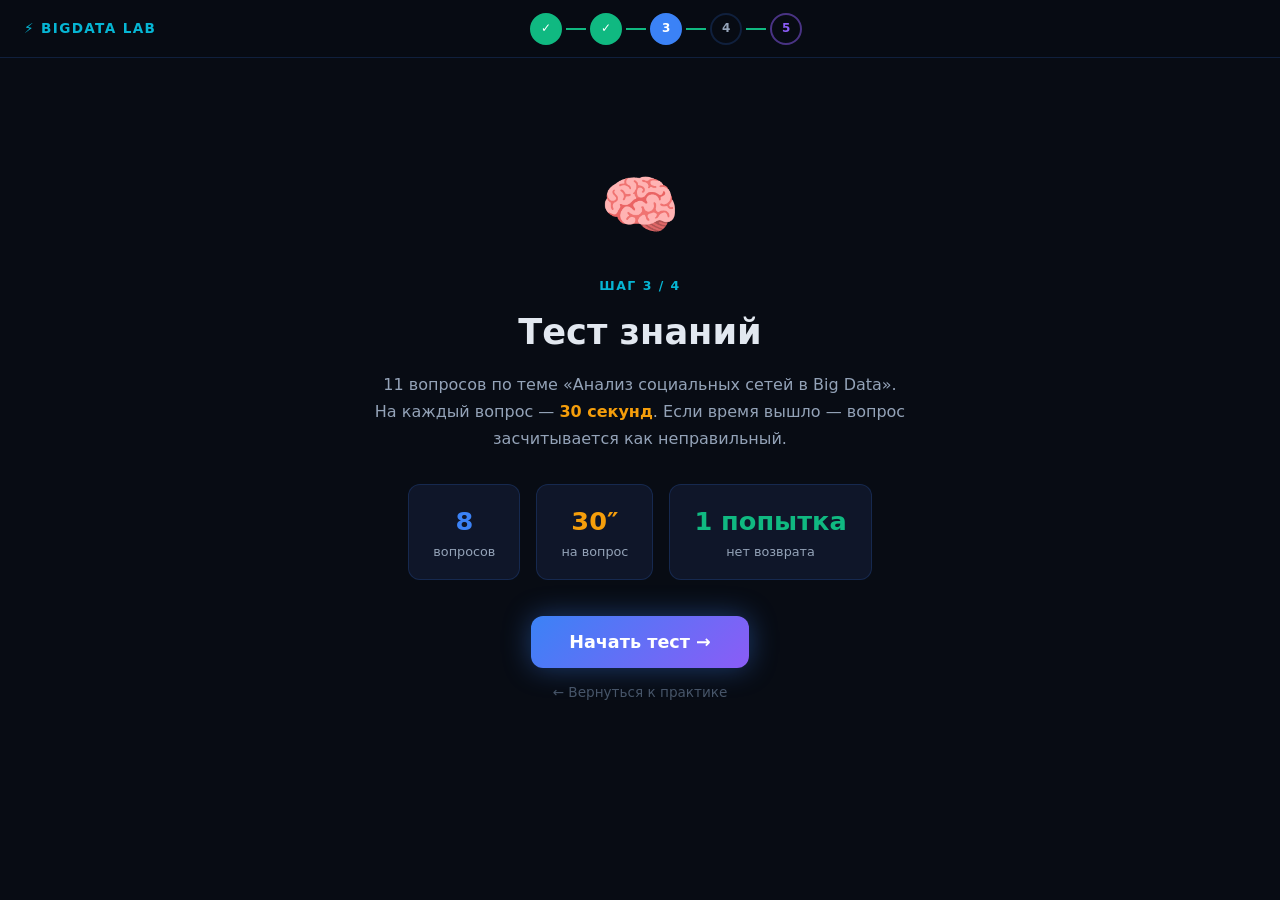
<file: quiz.html>
<!DOCTYPE html>
<html lang="ru">
<head>
  <meta charset="UTF-8">
  <meta name="viewport" content="width=device-width, initial-scale=1.0">
  <title>Тест — Лаб. №9 Big Data</title>
  <link rel="stylesheet" href="style.css">
  <style>
    .quiz-intro{
      text-align:center;padding:60px 20px;
      max-width:600px;margin:0 auto;
    }
    .intro-icon{font-size:4rem;margin-bottom:20px;animation:float-icon 3s ease-in-out infinite}
    @keyframes float-icon{0%,100%{transform:translateY(0)}50%{transform:translateY(-10px)}}
    .quiz-main{display:none}
    .quiz-end{display:none;text-align:center;padding:60px 20px;max-width:500px;margin:0 auto}
  </style>
</head>
<body class="page">

<!-- ── TOP NAV ── -->
<nav class="top-nav">
  <a href="index.html" class="nav-brand" style="text-decoration:none">⚡ BigData Lab</a>
  <div class="nav-steps">
    <a href="index.html" class="nav-step done" title="Введение">✓</a>
    <div class="nav-conn"></div>
    <a href="learn.html" class="nav-step done" title="Теория + Практика">✓</a>
    <div class="nav-conn"></div>
    <div class="nav-step active" title="Тест">3</div>
    <div class="nav-conn"></div>
    <a href="results.html" class="nav-step" title="Результаты">4</a>
    <div class="nav-conn"></div>
    <a href="bonus.html" class="nav-step" title="Бонус" style="border-color:rgba(139,92,246,.5);color:var(--purple)">5</a>
  </div>
  <div class="nav-spacer"></div>
</nav>

<!-- ── INTRO ── -->
<div class="quiz-wrap" id="introPanel">
  <div class="quiz-intro">
    <div class="intro-icon">🧠</div>
    <div class="section-label" style="justify-content:center;display:flex">Шаг 3 / 4</div>
    <h1 class="section-title" style="margin-bottom:10px">Тест знаний</h1>
    <p style="color:var(--text-m);margin-bottom:32px;line-height:1.7">
      11 вопросов по теме «Анализ социальных сетей в Big Data».<br>
      На каждый вопрос — <b style="color:var(--amber)">30 секунд</b>.
      Если время вышло — вопрос засчитывается как неправильный.
    </p>

    <div style="display:flex;gap:16px;justify-content:center;flex-wrap:wrap;margin-bottom:36px">
      <div style="background:var(--bg-card);border:1px solid var(--border);border-radius:var(--r);padding:16px 24px;text-align:center">
        <div style="font-size:1.6rem;font-weight:900;color:var(--primary)">8</div>
        <div style="font-size:.8rem;color:var(--text-m)">вопросов</div>
      </div>
      <div style="background:var(--bg-card);border:1px solid var(--border);border-radius:var(--r);padding:16px 24px;text-align:center">
        <div style="font-size:1.6rem;font-weight:900;color:var(--amber)">30″</div>
        <div style="font-size:.8rem;color:var(--text-m)">на вопрос</div>
      </div>
      <div style="background:var(--bg-card);border:1px solid var(--border);border-radius:var(--r);padding:16px 24px;text-align:center">
        <div style="font-size:1.6rem;font-weight:900;color:var(--green)">1 попытка</div>
        <div style="font-size:.8rem;color:var(--text-m)">нет возврата</div>
      </div>
    </div>

    <button class="btn btn-primary btn-lg" onclick="startQuiz()">
      Начать тест →
    </button>
    <br>
    <a href="learn.html" style="display:inline-block;margin-top:14px;font-size:.85rem;color:var(--text-d)">
      ← Вернуться к практике
    </a>
  </div>
</div>

<!-- ── QUIZ MAIN ── -->
<div class="quiz-wrap" id="quizPanel" style="display:none">
  <!-- Progress bar -->
  <div class="quiz-prog-bar">
    <div class="quiz-prog-fill" id="progFill" style="width:0%"></div>
  </div>

  <!-- Meta row -->
  <div class="quiz-meta">
    <div class="quiz-counter" id="qCounter">Вопрос 1 из 8</div>
    <div class="quiz-timer" id="qTimer">⏱ 30</div>
  </div>

  <!-- Question card -->
  <div class="q-card" id="qCard">
    <div class="q-text" id="qText"></div>
    <div class="options" id="qOptions"></div>
    <div class="explain-box" id="qExplain" style="display:none"></div>
  </div>

  <!-- Next button -->
  <div style="text-align:right">
    <button class="btn btn-primary" id="nextBtn" style="display:none" onclick="nextQuestion()">
      Следующий →
    </button>
  </div>
</div>

<!-- ── END SCREEN ── -->
<div class="quiz-wrap" id="endPanel" style="display:none">
  <div class="quiz-end">
    <div id="endIcon" style="font-size:4rem;margin-bottom:16px"></div>
    <h2 id="endTitle" style="font-size:1.6rem;font-weight:900;margin-bottom:8px"></h2>
    <div id="endSub" style="color:var(--text-m);margin-bottom:28px;font-size:.95rem;line-height:1.7"></div>
    <div style="display:flex;gap:20px;justify-content:center;margin-bottom:32px">
      <div style="background:var(--bg-card);border:1px solid var(--border);border-radius:var(--r);padding:20px 30px;text-align:center">
        <div id="endScore" style="font-size:2.5rem;font-weight:900"></div>
        <div style="font-size:.8rem;color:var(--text-m)">из 8 верных</div>
      </div>
      <div style="background:var(--bg-card);border:1px solid var(--border);border-radius:var(--r);padding:20px 30px;text-align:center">
        <div id="endPct" style="font-size:2.5rem;font-weight:900"></div>
        <div style="font-size:.8rem;color:var(--text-m)">процентов</div>
      </div>
    </div>
    <a href="results.html" class="btn btn-primary btn-lg" style="margin-bottom:12px">
      Посмотреть результаты →
    </a>
    <br>
    <button class="btn btn-outline" onclick="restartQuiz()" style="font-size:.9rem">
      🔄 Повторить тест
    </button>
  </div>
</div>

<script>
/* ═══════════════════════════════════════════
   QUIZ DATA — 11 вопросов
═══════════════════════════════════════════ */
const QUESTIONS = [
  {
    q: 'Что такое Sentiment Analysis в контексте анализа соцсетей?',
    opts: [
      'Построение и визуализация социальных графов',
      'Определение эмоциональной окраски текста (позитив / нейтрал / негатив)',
      'Классификация изображений при помощи нейронных сетей',
      'Токенизация и лемматизация текстового корпуса'
    ],
    ans: 1,
    exp: '✅ Sentiment Analysis (анализ тональности) — метод NLP для автоматического определения эмоциональной окраски текста. Используется для мониторинга реакции аудитории на бренды, события, продукты.'
  },
  {
    q: 'Какие методы Topic Modeling чаще всего применяются для выделения скрытых тем в текстах?',
    opts: [
      'NER и SVM',
      'MapReduce и HDFS',
      'LDA и NMF',
      'CNN и LSTM'
    ],
    ans: 2,
    exp: '✅ LDA (Latent Dirichlet Allocation) и NMF (Non-Negative Matrix Factorization) — стандартные методы Topic Modeling. Они находят скрытые темы в коллекции текстов без разметки.'
  },
  {
    q: 'Какая из баз данных является NoSQL и подходит для хранения неструктурированных данных?',
    opts: [
      'MySQL',
      'PostgreSQL',
      'MongoDB',
      'SQLite'
    ],
    ans: 2,
    exp: '✅ MongoDB — документоориентированная NoSQL СУБД, хранит данные в формате JSON-подобных документов (BSON). Идеальна для постов, комментариев, профилей из соцсетей.'
  },
  {
    q: 'Что означает аббревиатура NER в обработке естественного языка?',
    opts: [
      'Network Edge Routing',
      'Named Entity Recognition',
      'Node Embedding Representation',
      'Normalized Extraction Result'
    ],
    ans: 1,
    exp: '✅ NER (Named Entity Recognition) — технология выявления именованных сущностей в тексте: имён людей, организаций, городов, дат. Ключевой инструмент для структурирования текстовых данных соцсетей.'
  },
  {
    q: 'Для чего используется Apache Spark Streaming?',
    opts: [
      'Долгосрочное хранение неструктурированных данных',
      'Построение SQL-запросов к реляционным СУБД',
      'Обработка и анализ данных в режиме реального времени',
      'Классификация изображений в социальных сетях'
    ],
    ans: 2,
    exp: '✅ Spark Streaming обрабатывает непрерывные потоки данных в реальном времени (Twitter, Kafka, VK). Архитектура micro-batch позволяет анализировать данные с задержкой в секунды.'
  },
  {
    q: 'Какая Python-библиотека специализируется на NLP с поддержкой нескольких языков?',
    opts: [
      'Pandas',
      'NumPy',
      'Matplotlib',
      'SpaCy'
    ],
    ans: 3,
    exp: '✅ SpaCy — производительная библиотека для NLP с поддержкой русского, английского и других языков. Имеет готовые модели для токенизации, лемматизации, NER и синтаксического анализа.'
  },
  {
    q: 'Data Lake отличается от Data Warehouse тем, что...',
    opts: [
      'Data Lake хранит только структурированные таблицы с числовыми данными',
      'Data Lake хранит сырые данные в исходном формате без предварительной обработки',
      'Data Lake — это инструмент визуализации аналитики',
      'Data Lake работает только с SQL-запросами'
    ],
    ans: 1,
    exp: '✅ Data Lake (озеро данных) принимает и хранит данные любого типа (видео, JSON, логи) в сыром виде. Обработка происходит по запросу. Data Warehouse хранит уже очищенные, структурированные данные для аналитики.'
  },
  {
    q: 'Какой европейский регламент регулирует защиту персональных данных пользователей соцсетей?',
    opts: [
      'HIPAA',
      'PCI DSS',
      'GDPR',
      'ISO 27001'
    ],
    ans: 2,
    exp: '✅ GDPR (General Data Protection Regulation) — регламент ЕС о защите данных, действующий с 2018 года. Обязывает компании получать явное согласие пользователей на сбор и обработку их данных. Штрафы — до 4% от годового оборота компании.'
  },
  {
    q: 'Компания Cambridge Analytica использовала данные Facebook для:',
    opts: [
      'Разработки рекомендательных алгоритмов для Netflix',
      'Политического таргетинга на выборах в США и Brexit',
      'Создания системы распознавания лиц для полиции',
      'Построения кредитного скоринга для банков'
    ],
    ans: 1,
    exp: '✅ Cambridge Analytica собрала данные 87 млн профилей Facebook через quiz-приложение и использовала их для психографического таргетинга на выборах. Штраф Facebook — $5 млрд.'
  },
  {
    q: 'Что такое «метаданные» мобильного приложения?',
    opts: [
      'Основной контент приложения (тексты, фото, видео)',
      'Информация О данных: геолокация, время, устройство, клики',
      'Исходный код приложения и его зависимости',
      'Рекламные баннеры внутри приложения'
    ],
    ans: 1,
    exp: '✅ Метаданные — это данные о данных: геолокация (GPS/Wi-Fi), время активности, модель устройства, рекламный ID, кликстрим. Используются для профилирования и таргетинга.'
  },
  {
    q: 'Какой российский закон регулирует защиту персональных данных?',
    opts: [
      'GDPR',
      'CCPA',
      'ФЗ-152',
      'ISO 27001'
    ],
    ans: 2,
    exp: '✅ ФЗ-152 «О персональных данных» — российский закон, требующий хранения данных россиян на территории РФ и получения согласия на обработку. Контроль — Роскомнадзор.'
  }
];

/* ═══════════════════════════════════════════
   STATE
═══════════════════════════════════════════ */
let cur = 0;
let score = 0;
let answered = false;
let timer = null;
let timeLeft = 30;
let answers = []; // per-question result

/* ═══════════════════════════════════════════
   QUIZ CONTROL
═══════════════════════════════════════════ */
function startQuiz() {
  cur = 0; score = 0; answered = false; answers = [];
  document.getElementById('introPanel').style.display = 'none';
  document.getElementById('quizPanel').style.display = 'block';
  showQuestion();
}

function showQuestion() {
  const Q = QUESTIONS[cur];
  answered = false;

  // Progress
  document.getElementById('progFill').style.width = (cur / QUESTIONS.length * 100) + '%';
  document.getElementById('qCounter').textContent = `Вопрос ${cur+1} из ${QUESTIONS.length}`;

  // Question text
  document.getElementById('qText').textContent = Q.q;

  // Options
  const opts = document.getElementById('qOptions');
  opts.innerHTML = '';
  const letters = ['A','B','C','D'];
  Q.opts.forEach((opt, i) => {
    const btn = document.createElement('button');
    btn.className = 'opt-btn';
    btn.innerHTML = `<span class="opt-letter">${letters[i]}</span> <span>${opt}</span>`;
    btn.onclick = () => selectAnswer(i);
    opts.appendChild(btn);
  });

  // Explanation
  const expl = document.getElementById('qExplain');
  expl.style.display = 'none';
  expl.textContent = '';

  // Next button
  document.getElementById('nextBtn').style.display = 'none';

  // Timer
  clearInterval(timer);
  timeLeft = 30;
  updateTimer();
  timer = setInterval(() => {
    timeLeft--;
    updateTimer();
    if (timeLeft <= 0) {
      clearInterval(timer);
      if (!answered) autoFail();
    }
  }, 1000);
}

function updateTimer() {
  const el = document.getElementById('qTimer');
  el.textContent = `⏱ ${timeLeft}`;
  el.className = 'quiz-timer' + (timeLeft <= 8 ? ' warn' : '');
}

function selectAnswer(chosen) {
  if (answered) return;
  answered = true;
  clearInterval(timer);

  const Q = QUESTIONS[cur];
  const btns = document.querySelectorAll('.opt-btn');
  btns.forEach(b => b.disabled = true);

  btns[Q.ans].classList.add('correct');
  if (chosen !== Q.ans) {
    btns[chosen].classList.add('wrong');
    answers.push({ q: cur, correct: false, chosen });
  } else {
    score++;
    answers.push({ q: cur, correct: true, chosen });
  }

  // Show explanation
  const expl = document.getElementById('qExplain');
  expl.textContent = Q.exp;
  expl.style.display = 'block';

  // Show next
  document.getElementById('nextBtn').style.display = 'inline-flex';

  // If last question, change button text
  if (cur === QUESTIONS.length - 1) {
    document.getElementById('nextBtn').textContent = 'Завершить тест →';
  }
}

function autoFail() {
  answered = true;
  const Q = QUESTIONS[cur];
  const btns = document.querySelectorAll('.opt-btn');
  btns.forEach(b => b.disabled = true);
  btns[Q.ans].classList.add('correct');
  answers.push({ q: cur, correct: false, chosen: -1 });

  const expl = document.getElementById('qExplain');
  expl.textContent = '⏰ Время вышло! ' + Q.exp;
  expl.style.display = 'block';
  document.getElementById('nextBtn').style.display = 'inline-flex';
  if (cur === QUESTIONS.length - 1) {
    document.getElementById('nextBtn').textContent = 'Завершить тест →';
  }
}

function nextQuestion() {
  cur++;
  if (cur >= QUESTIONS.length) {
    finishQuiz();
  } else {
    document.getElementById('progFill').style.width = (cur / QUESTIONS.length * 100) + '%';
    // Animate card out/in
    const card = document.getElementById('qCard');
    card.style.animation = 'none';
    void card.offsetWidth;
    card.style.animation = 'fadeInUp .35s ease';
    showQuestion();
  }
}

function finishQuiz() {
  clearInterval(timer);
  document.getElementById('quizPanel').style.display = 'none';
  document.getElementById('endPanel').style.display = 'block';

  const pct = Math.round(score / QUESTIONS.length * 100);

  // Save to localStorage
  localStorage.setItem('quizScore', score);
  localStorage.setItem('quizTotal', QUESTIONS.length);
  localStorage.setItem('quizPct', pct);
  localStorage.setItem('quizAnswers', JSON.stringify(answers));
  localStorage.setItem('quizDone', '1');

  // Render end screen
  let icon, title, sub, scoreColor;
  if (pct >= 88) {
    icon = '🏆'; title = 'Превосходно!'; scoreColor = 'var(--green)';
    sub = 'Блестящее владение материалом. Ты настоящий Big Data аналитик!';
  } else if (pct >= 63) {
    icon = '🎯'; title = 'Хороший результат!'; scoreColor = 'var(--cyan)';
    sub = 'Хорошее понимание темы. Посмотри разбор ошибок на странице результатов.';
  } else if (pct >= 38) {
    icon = '📚'; title = 'Есть над чем поработать'; scoreColor = 'var(--amber)';
    sub = 'Рекомендуем повторить теоретическую часть и пройти тест снова.';
  } else {
    icon = '💪'; title = 'Не сдавайся!'; scoreColor = 'var(--red)';
    sub = 'Вернись к теории и кейсам — и попробуй ещё раз. Всё получится!';
  }

  document.getElementById('endIcon').textContent = icon;
  document.getElementById('endTitle').textContent = title;
  document.getElementById('endSub').textContent = sub;
  document.getElementById('endScore').textContent = score + '/' + QUESTIONS.length;
  document.getElementById('endScore').style.color = scoreColor;
  document.getElementById('endPct').textContent = pct + '%';
  document.getElementById('endPct').style.color = scoreColor;
}

function restartQuiz() {
  document.getElementById('endPanel').style.display = 'none';
  document.getElementById('introPanel').style.display = 'block';
}
</script>
</body>
</html>
</file>
<file: style.css>
/* ============================================================
   BIG DATA LAB #9 — Global Stylesheet
   ============================================================ */

:root {
  --bg:        #080c14;
  --bg-card:   #0f1629;
  --bg-card2:  #141c33;
  --bg-card3:  #1a2540;
  --border:    rgba(59,130,246,.18);
  --primary:   #3b82f6;
  --primary-g: rgba(59,130,246,.3);
  --cyan:      #06b6d4;
  --purple:    #8b5cf6;
  --amber:     #f59e0b;
  --green:     #10b981;
  --red:       #ef4444;
  --text:      #e2e8f0;
  --text-m:    #94a3b8;
  --text-d:    #475569;
  --r:         12px;
  --r-lg:      20px;
  --shadow:    0 4px 24px rgba(0,0,0,.4);
  --glow:      0 0 30px rgba(59,130,246,.15);
}

*,*::before,*::after{box-sizing:border-box;margin:0;padding:0}
html{scroll-behavior:smooth}
body{
  font-family:'Segoe UI',system-ui,-apple-system,sans-serif;
  background:var(--bg);color:var(--text);
  min-height:100vh;line-height:1.6;overflow-x:hidden;
}
a{color:var(--primary);text-decoration:none}
code,pre,textarea.code-area{
  font-family:'Cascadia Code','Fira Code',Consolas,monospace;
  font-size:.9em;
}

/* ── TOP NAV ────────────────────────────────────────────────── */
.top-nav{
  position:fixed;top:0;left:0;right:0;z-index:100;
  background:rgba(8,12,20,.92);backdrop-filter:blur(14px);
  border-bottom:1px solid var(--border);
  padding:12px 24px;
  display:flex;align-items:center;justify-content:space-between;
  height:58px;
}
.nav-brand{font-weight:800;font-size:.85rem;color:var(--cyan);
  letter-spacing:.1em;text-transform:uppercase;}
.nav-steps{display:flex;gap:4px;align-items:center}
.nav-step{
  width:32px;height:32px;border-radius:50%;
  border:2px solid var(--border);
  display:flex;align-items:center;justify-content:center;
  font-size:.75rem;font-weight:700;color:var(--text-m);
  transition:all .25s;text-decoration:none;cursor:pointer;
  background:transparent;
}
.nav-step:hover{border-color:var(--primary);color:var(--primary)}
.nav-step.active{background:var(--primary);border-color:var(--primary);color:#fff}
.nav-step.done{background:var(--green);border-color:var(--green);color:#fff}
.nav-conn{width:20px;height:2px;background:var(--border);flex-shrink:0}
.nav-step.done~.nav-conn{background:var(--green)}
.nav-spacer{width:80px}

/* ── CONTAINERS ─────────────────────────────────────────────── */
.page{padding-top:58px;min-height:100vh}
.container{max-width:1100px;margin:0 auto;padding:0 24px}
.container-sm{max-width:760px;margin:0 auto;padding:0 24px}
.section{padding:56px 0}
.section-label{color:var(--cyan);font-size:.78rem;font-weight:700;
  text-transform:uppercase;letter-spacing:.12em;margin-bottom:8px}
.section-title{font-size:clamp(1.5rem,3vw,2.2rem);font-weight:800;margin-bottom:10px}
.section-sub{color:var(--text-m);margin-bottom:36px;font-size:1rem}

/* ── HERO ────────────────────────────────────────────────────── */
.hero{
  min-height:100vh;
  display:flex;align-items:center;justify-content:center;
  text-align:center;position:relative;overflow:hidden;padding:80px 20px 40px;
}
.hero-canvas{position:absolute;inset:0;z-index:0}
.hero-content{position:relative;z-index:1;max-width:820px}
.hero-label{
  display:inline-block;
  background:rgba(59,130,246,.12);
  border:1px solid rgba(59,130,246,.4);
  color:var(--cyan);padding:6px 18px;border-radius:100px;
  font-size:.78rem;font-weight:700;letter-spacing:.1em;
  text-transform:uppercase;margin-bottom:22px;
}
.hero-title{
  font-size:clamp(2.6rem,7vw,5.2rem);font-weight:900;line-height:1.08;
  margin-bottom:18px;
  background:linear-gradient(135deg,#fff 0%,var(--cyan) 50%,var(--purple) 100%);
  -webkit-background-clip:text;-webkit-text-fill-color:transparent;background-clip:text;
}
.hero-sub{font-size:1.05rem;color:var(--text-m);max-width:520px;margin:0 auto 36px}
.stats-row{display:flex;gap:36px;justify-content:center;margin-bottom:44px;flex-wrap:wrap}
.stat-item{text-align:center}
.stat-number{font-size:1.9rem;font-weight:900;color:var(--cyan);font-variant-numeric:tabular-nums}
.stat-label{font-size:.72rem;color:var(--text-m);text-transform:uppercase;letter-spacing:.06em}
.chips{display:flex;gap:10px;justify-content:center;flex-wrap:wrap;margin-bottom:36px}
.chip{padding:6px 14px;border-radius:100px;background:rgba(255,255,255,.05);
  font-size:.8rem;color:var(--text-m)}

/* ── BUTTONS ─────────────────────────────────────────────────── */
.btn{
  display:inline-flex;align-items:center;gap:8px;
  padding:13px 26px;border-radius:var(--r);
  font-size:1rem;font-weight:600;cursor:pointer;border:none;
  transition:all .3s;text-decoration:none;font-family:inherit;
}
.btn-primary{
  background:linear-gradient(135deg,var(--primary),var(--purple));
  color:#fff;box-shadow:0 0 28px rgba(59,130,246,.4);
}
.btn-primary:hover{transform:translateY(-2px);box-shadow:0 0 50px rgba(59,130,246,.65)}
.btn-outline{background:transparent;border:2px solid var(--border);color:var(--text-m)}
.btn-outline:hover{border-color:var(--primary);color:var(--primary)}
.btn-success{background:linear-gradient(135deg,var(--green),#059669);color:#fff;
  box-shadow:0 0 20px rgba(16,185,129,.3)}
.btn-success:hover{transform:translateY(-2px);box-shadow:0 0 40px rgba(16,185,129,.5)}
.btn-amber{background:linear-gradient(135deg,var(--amber),#d97706);color:#000}
.btn-lg{padding:16px 38px;font-size:1.1rem}
.btn:disabled{opacity:.45;cursor:not-allowed;transform:none!important;box-shadow:none!important}

/* ── CARDS ───────────────────────────────────────────────────── */
.card{
  background:var(--bg-card);border:1px solid var(--border);
  border-radius:var(--r-lg);padding:26px;transition:all .3s;
}
.card:hover{border-color:rgba(59,130,246,.38);box-shadow:var(--glow)}
.card-grid{display:grid;grid-template-columns:repeat(auto-fill,minmax(270px,1fr));gap:18px}
.card-icon{font-size:2rem;margin-bottom:14px}
.card-title{font-weight:700;font-size:1.05rem;margin-bottom:8px}
.card-body{font-size:.9rem;color:var(--text-m);line-height:1.65}

/* ── TAGS ────────────────────────────────────────────────────── */
.tag{display:inline-block;padding:3px 10px;border-radius:6px;
  font-size:.75rem;font-weight:600;margin:2px}
.tag-blue{background:rgba(59,130,246,.15);color:var(--primary)}
.tag-cyan{background:rgba(6,182,212,.15);color:var(--cyan)}
.tag-purple{background:rgba(139,92,246,.15);color:var(--purple)}
.tag-amber{background:rgba(245,158,11,.15);color:var(--amber)}
.tag-green{background:rgba(16,185,129,.15);color:var(--green)}

/* ── TABS ────────────────────────────────────────────────────── */
.tabs{
  display:flex;gap:4px;background:var(--bg-card);
  border-radius:var(--r);padding:4px;border:1px solid var(--border);
  overflow-x:auto;margin-bottom:30px;flex-wrap:nowrap;
  scrollbar-width:none;
}
.tabs::-webkit-scrollbar{display:none}
.tab-btn{
  padding:9px 18px;border:none;background:transparent;
  color:var(--text-m);font-size:.88rem;font-weight:500;
  border-radius:8px;cursor:pointer;transition:all .2s;white-space:nowrap;
  font-family:inherit;
}
.tab-btn:hover{color:var(--text)}
.tab-btn.active{background:var(--primary);color:#fff}
.tab-panel{display:none}
.tab-panel.active{display:block;animation:fadeIn .3s ease}

/* ── CODE EDITOR ─────────────────────────────────────────────── */
.code-editor{
  background:#0d1117;border:1px solid rgba(59,130,246,.28);
  border-radius:var(--r);overflow:hidden;
}
.code-header{
  background:#161b22;padding:10px 16px;
  display:flex;align-items:center;gap:8px;justify-content:space-between;
  border-bottom:1px solid rgba(255,255,255,.06);
}
.code-dots{display:flex;gap:6px}
.code-dot{width:12px;height:12px;border-radius:50%}
.code-dot.r{background:#ff5f57}.code-dot.y{background:#febc2e}.code-dot.g{background:#28c840}
.code-lang{font-size:.72rem;color:var(--text-d);font-family:monospace}
.code-area{
  width:100%;padding:18px 20px;background:transparent;
  border:none;outline:none;color:#e6edf3;resize:vertical;
  font-family:'Cascadia Code','Fira Code',Consolas,monospace;
  font-size:.88rem;line-height:1.75;tab-size:4;min-height:180px;
}

/* ── TERMINAL ────────────────────────────────────────────────── */
.terminal{background:#000;border:1px solid #2a2a2a;border-radius:var(--r);overflow:hidden}
.terminal-header{background:#1a1a1a;padding:8px 16px;
  display:flex;align-items:center;gap:8px}
.terminal-title{font-size:.72rem;color:#777;font-family:monospace}
.terminal-body{
  padding:14px 18px;font-family:'Cascadia Code',Consolas,monospace;
  font-size:.84rem;line-height:1.75;min-height:120px;max-height:280px;overflow-y:auto;
}
.t-prompt{color:#1de9b6}.t-cmd{color:#e6edf3}
.t-ok{color:#66bb6a}.t-err{color:#ef5350}
.t-key{color:#80cbc4}.t-str{color:#a5d6a7}
.t-num{color:#f9a825}.t-json{color:#ce93d8}

/* ── QUIZ ────────────────────────────────────────────────────── */
.quiz-wrap{max-width:700px;margin:0 auto;padding:36px 24px 60px}
.quiz-prog-bar{height:6px;background:var(--bg-card2);border-radius:100px;
  margin-bottom:28px;overflow:hidden}
.quiz-prog-fill{height:100%;background:linear-gradient(90deg,var(--primary),var(--cyan));
  border-radius:100px;transition:width .5s cubic-bezier(.4,0,.2,1)}
.quiz-meta{display:flex;justify-content:space-between;align-items:center;margin-bottom:22px}
.quiz-counter{font-size:.84rem;color:var(--text-m);font-weight:600}
.quiz-timer{
  font-size:.84rem;font-weight:700;color:var(--amber);
  background:rgba(245,158,11,.1);padding:4px 13px;
  border-radius:100px;border:1px solid rgba(245,158,11,.3);
}
.quiz-timer.warn{color:var(--red);background:rgba(239,68,68,.1);
  border-color:rgba(239,68,68,.3);animation:pulse .55s infinite}
.q-card{background:var(--bg-card);border:1px solid var(--border);
  border-radius:var(--r-lg);padding:30px;margin-bottom:20px}
.q-text{font-size:1.12rem;font-weight:600;margin-bottom:22px;line-height:1.55}
.options{display:flex;flex-direction:column;gap:11px}
.opt-btn{
  display:flex;align-items:center;gap:14px;padding:14px 18px;
  background:var(--bg-card2);border:2px solid var(--border);
  border-radius:var(--r);cursor:pointer;text-align:left;width:100%;
  color:var(--text);font-size:.94rem;transition:all .22s;font-family:inherit;
}
.opt-btn:hover:not(:disabled){border-color:rgba(59,130,246,.5);background:rgba(59,130,246,.07)}
.opt-btn.sel{border-color:var(--primary);background:rgba(59,130,246,.12)}
.opt-btn.correct{border-color:var(--green);background:rgba(16,185,129,.1);color:var(--green)}
.opt-btn.wrong{border-color:var(--red);background:rgba(239,68,68,.1);color:var(--red)}
.opt-btn:disabled{cursor:default}
.opt-letter{
  width:32px;height:32px;border-radius:50%;flex-shrink:0;
  background:rgba(255,255,255,.05);border:1px solid var(--border);
  display:flex;align-items:center;justify-content:center;
  font-weight:700;font-size:.82rem;
}
.opt-btn.correct .opt-letter{background:var(--green);border-color:var(--green);color:#fff}
.opt-btn.wrong .opt-letter{background:var(--red);border-color:var(--red);color:#fff}
.explain-box{
  background:rgba(6,182,212,.06);border:1px solid rgba(6,182,212,.25);
  border-radius:var(--r);padding:14px 18px;font-size:.88rem;color:var(--cyan);
  margin-top:14px;line-height:1.55;
}

/* ── RESULTS ─────────────────────────────────────────────────── */
.score-wrap{width:200px;height:200px;margin:0 auto 28px;position:relative}
.score-wrap svg{width:100%;height:100%;transform:rotate(-90deg)}
.sc-bg{fill:none;stroke:var(--bg-card2);stroke-width:14}
.sc-fill{fill:none;stroke:url(#sg);stroke-width:14;stroke-linecap:round;
  stroke-dasharray:502;stroke-dashoffset:502;
  transition:stroke-dashoffset 1.6s cubic-bezier(.4,0,.2,1)}
.score-overlay{position:absolute;inset:0;display:flex;flex-direction:column;
  align-items:center;justify-content:center}
.score-big{font-size:2.8rem;font-weight:900}
.score-denom{font-size:.82rem;color:var(--text-m)}

.badge{display:inline-flex;align-items:center;gap:8px;padding:8px 18px;
  border-radius:100px;font-size:.85rem;font-weight:600}
.badge-gold{background:rgba(245,158,11,.15);border:1px solid rgba(245,158,11,.4);color:var(--amber)}
.badge-silver{background:rgba(148,163,184,.15);border:1px solid rgba(148,163,184,.4);color:#94a3b8}
.badge-bronze{background:rgba(180,120,60,.15);border:1px solid rgba(180,120,60,.4);color:#b47846}
.badge-red{background:rgba(239,68,68,.15);border:1px solid rgba(239,68,68,.4);color:var(--red)}
.badge-blue{background:rgba(59,130,246,.15);border:1px solid rgba(59,130,246,.4);color:var(--primary)}

.breakdown-table{width:100%;border-collapse:collapse;font-size:.88rem}
.breakdown-table th{text-align:left;padding:10px 14px;color:var(--text-m);
  border-bottom:1px solid var(--border);font-weight:600}
.breakdown-table td{padding:10px 14px;border-bottom:1px solid rgba(255,255,255,.04)}
.breakdown-table tr:last-child td{border-bottom:none}
.res-icon{font-size:1rem}

/* ── TIMELINE ────────────────────────────────────────────────── */
.timeline{position:relative;padding-left:28px}
.timeline::before{content:'';position:absolute;left:8px;top:4px;bottom:4px;
  width:2px;background:linear-gradient(to bottom,var(--primary),var(--purple))}
.tl-item{position:relative;padding:0 0 26px 22px}
.tl-item::before{content:'';position:absolute;left:-24px;top:4px;
  width:12px;height:12px;border-radius:50%;
  background:var(--primary);border:2px solid var(--bg);box-shadow:0 0 8px var(--primary)}
.tl-title{font-weight:700;margin-bottom:5px}
.tl-body{font-size:.88rem;color:var(--text-m);line-height:1.6}

/* ── FLIP CARDS ──────────────────────────────────────────────── */
.flip-card{perspective:1000px;cursor:pointer}
.flip-inner{width:100%;height:100%;position:relative;
  transform-style:preserve-3d;transition:transform .6s ease}
.flip-card:hover .flip-inner,.flip-card.flipped .flip-inner{transform:rotateY(180deg)}
.flip-f,.flip-b{position:absolute;inset:0;backface-visibility:hidden;
  border-radius:var(--r-lg);padding:24px;
  display:flex;flex-direction:column;justify-content:center}
.flip-f{background:var(--bg-card);border:1px solid var(--border)}
.flip-b{background:linear-gradient(135deg,#0f1629,#1a1040);
  border:1px solid rgba(139,92,246,.38);transform:rotateY(180deg)}

/* ── SCENARIO WIZARD ─────────────────────────────────────────── */
.scenario{background:var(--bg-card);border:1px solid var(--border);
  border-radius:var(--r-lg);padding:32px}
.scenario-step{display:none}
.scenario-step.active{display:block;animation:fadeInUp .4s ease}
.scenario-title{font-size:1.1rem;font-weight:700;margin-bottom:8px}
.scenario-context{font-size:.9rem;color:var(--text-m);margin-bottom:22px}
.scenario-choices{display:flex;flex-direction:column;gap:10px}
.scenario-choice{
  padding:14px 18px;border-radius:var(--r);border:2px solid var(--border);
  background:var(--bg-card2);cursor:pointer;text-align:left;
  font-size:.94rem;color:var(--text);transition:all .22s;font-family:inherit;
}
.scenario-choice:hover:not(:disabled){border-color:rgba(59,130,246,.5);background:rgba(59,130,246,.07)}
.scenario-choice.correct-choice{background:rgba(16,185,129,.12);border-color:var(--green);color:var(--green)}
.scenario-choice.wrong-choice{background:rgba(239,68,68,.1);border-color:var(--red);color:var(--red)}

/* ── TASK STATUS ─────────────────────────────────────────────── */
.task-track{display:flex;gap:12px;flex-wrap:wrap;margin-bottom:28px}
.task-chip{
  display:flex;align-items:center;gap:8px;padding:8px 16px;
  border-radius:100px;border:1px solid var(--border);background:var(--bg-card2);
  font-size:.84rem;font-weight:600;color:var(--text-m);transition:all .3s;
}
.task-chip.done{background:rgba(16,185,129,.12);border-color:var(--green);color:var(--green)}
.task-chip .dot{width:8px;height:8px;border-radius:50%;background:var(--text-d)}
.task-chip.done .dot{background:var(--green);box-shadow:0 0 6px var(--green)}

/* ── HINT BOX ────────────────────────────────────────────────── */
.hint-box{
  background:rgba(245,158,11,.06);border:1px solid rgba(245,158,11,.25);
  border-radius:var(--r);padding:13px 18px;font-size:.88rem;color:var(--amber);
  margin-top:12px;display:none;line-height:1.55;
}
.hint-box.show{display:block;animation:fadeIn .3s ease}

/* ── METHOD INPUT ────────────────────────────────────────────── */
.method-row{
  display:flex;align-items:center;gap:12px;
  background:rgba(59,130,246,.06);border:1px solid rgba(59,130,246,.3);
  border-radius:var(--r);padding:14px 18px;margin:16px 0;
}
.method-label{font-size:.84rem;color:var(--text-m);white-space:nowrap}
.method-input{
  flex:1;background:var(--bg-card2);border:1px solid var(--border);
  border-radius:8px;padding:8px 14px;color:var(--text);font-family:monospace;
  font-size:.94rem;outline:none;transition:border-color .2s;
}
.method-input:focus{border-color:var(--primary)}
.method-input.ok{border-color:var(--green);color:var(--green)}
.method-input.fail{border-color:var(--red);color:var(--red)}

/* ── DIVIDER ─────────────────────────────────────────────────── */
.divider{height:1px;background:var(--border);margin:32px 0}

/* ── GRID HELPERS ────────────────────────────────────────────── */
.grid-2{display:grid;grid-template-columns:1fr 1fr;gap:20px}
.grid-3{display:grid;grid-template-columns:repeat(3,1fr);gap:18px}

/* ── ANIMATIONS ──────────────────────────────────────────────── */
@keyframes fadeInUp{
  from{opacity:0;transform:translateY(28px)}
  to{opacity:1;transform:translateY(0)}
}
@keyframes fadeIn{from{opacity:0}to{opacity:1}}
@keyframes pulse{0%,100%{opacity:1}50%{opacity:.5}}
@keyframes glow-in{
  from{box-shadow:0 0 0 rgba(16,185,129,0)}
  to{box-shadow:0 0 20px rgba(16,185,129,.4)}
}
@keyframes spin{to{transform:rotate(360deg)}}

.anim{animation:fadeInUp .55s ease both}
.d1{animation-delay:.1s}.d2{animation-delay:.2s}
.d3{animation-delay:.3s}.d4{animation-delay:.4s}
.d5{animation-delay:.5s}

/* ── RESPONSIVE ──────────────────────────────────────────────── */
@media(max-width:768px){
  .nav-conn{display:none}
  .grid-2,.grid-3{grid-template-columns:1fr}
  .stats-row{gap:24px}
  .hero-title{font-size:2.4rem}
  .quiz-wrap{padding:24px 16px 48px}
  .container,.container-sm{padding:0 16px}
  .card{padding:20px}
  .section{padding:40px 0}
}

/* ── SCROLLBAR ───────────────────────────────────────────────── */
::-webkit-scrollbar{width:6px;height:6px}
::-webkit-scrollbar-track{background:var(--bg)}
::-webkit-scrollbar-thumb{background:var(--bg-card3);border-radius:100px}
::-webkit-scrollbar-thumb:hover{background:var(--primary)}
</file>
